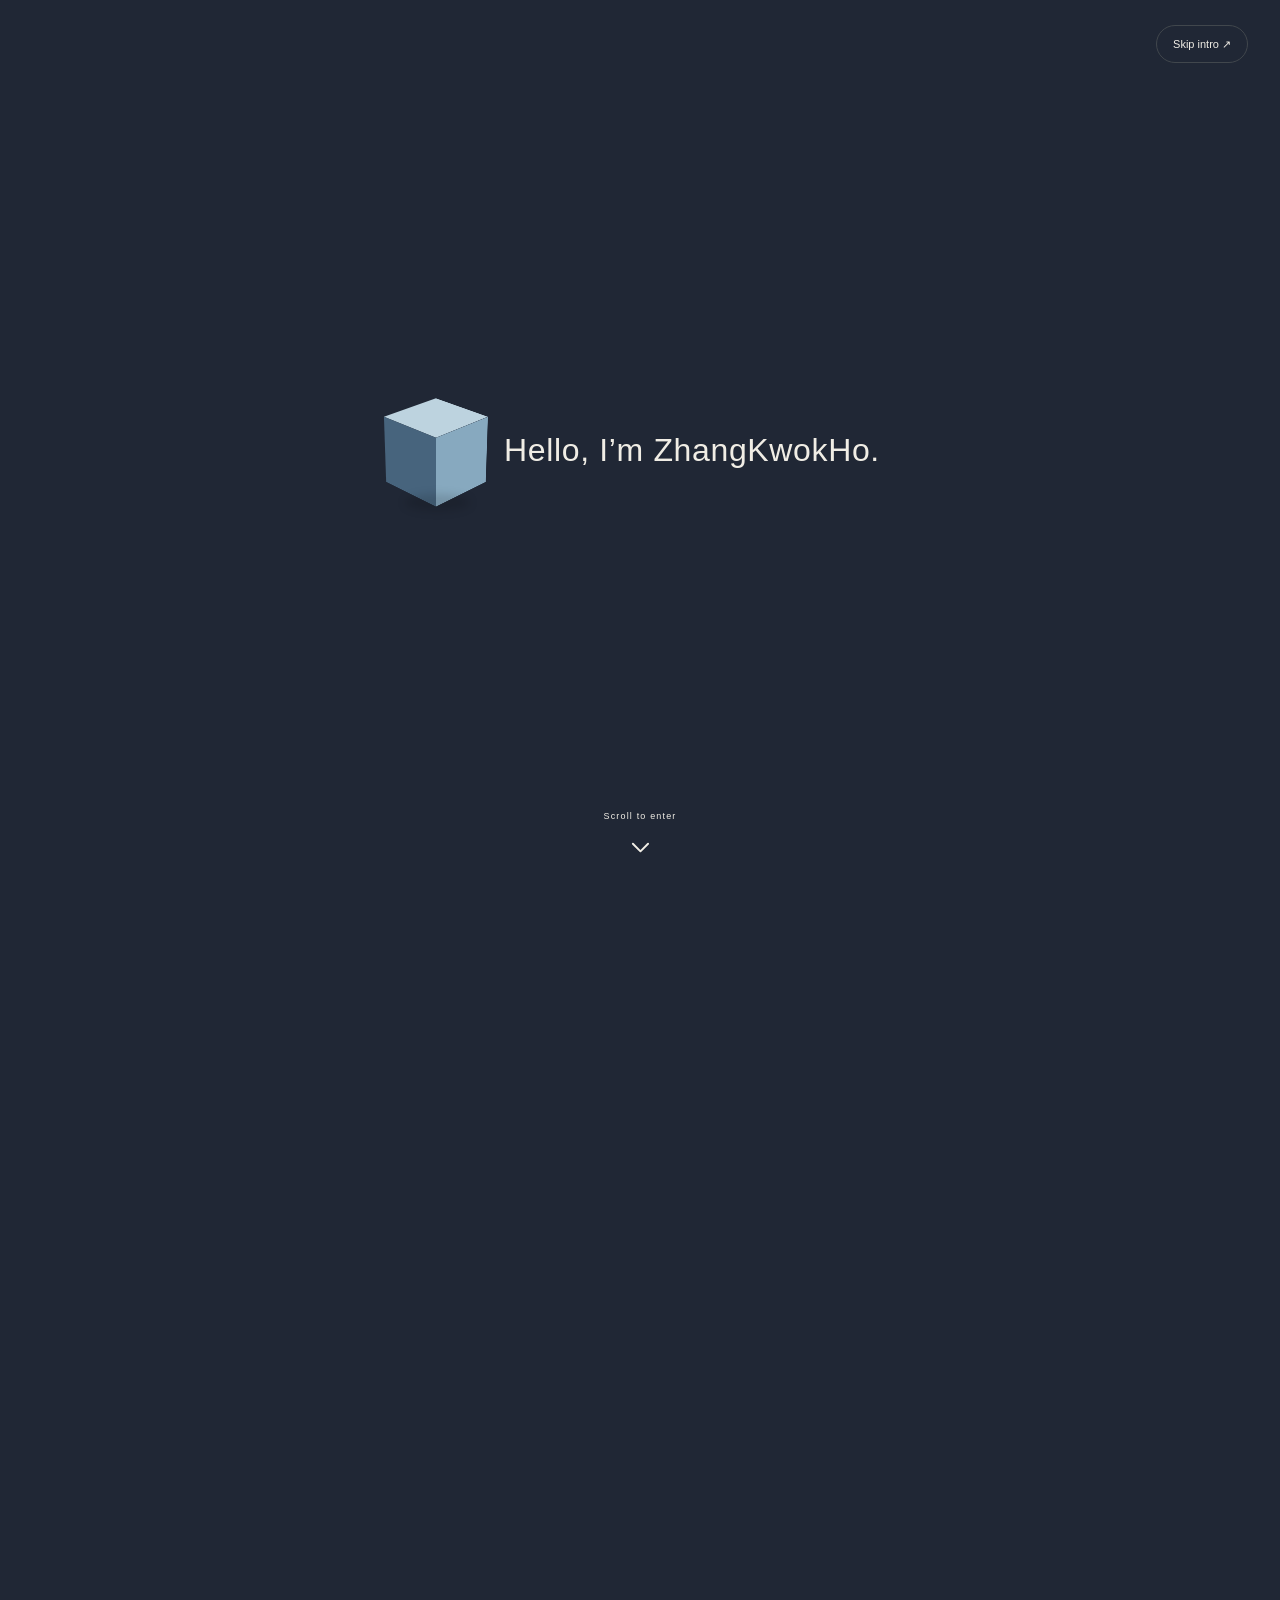
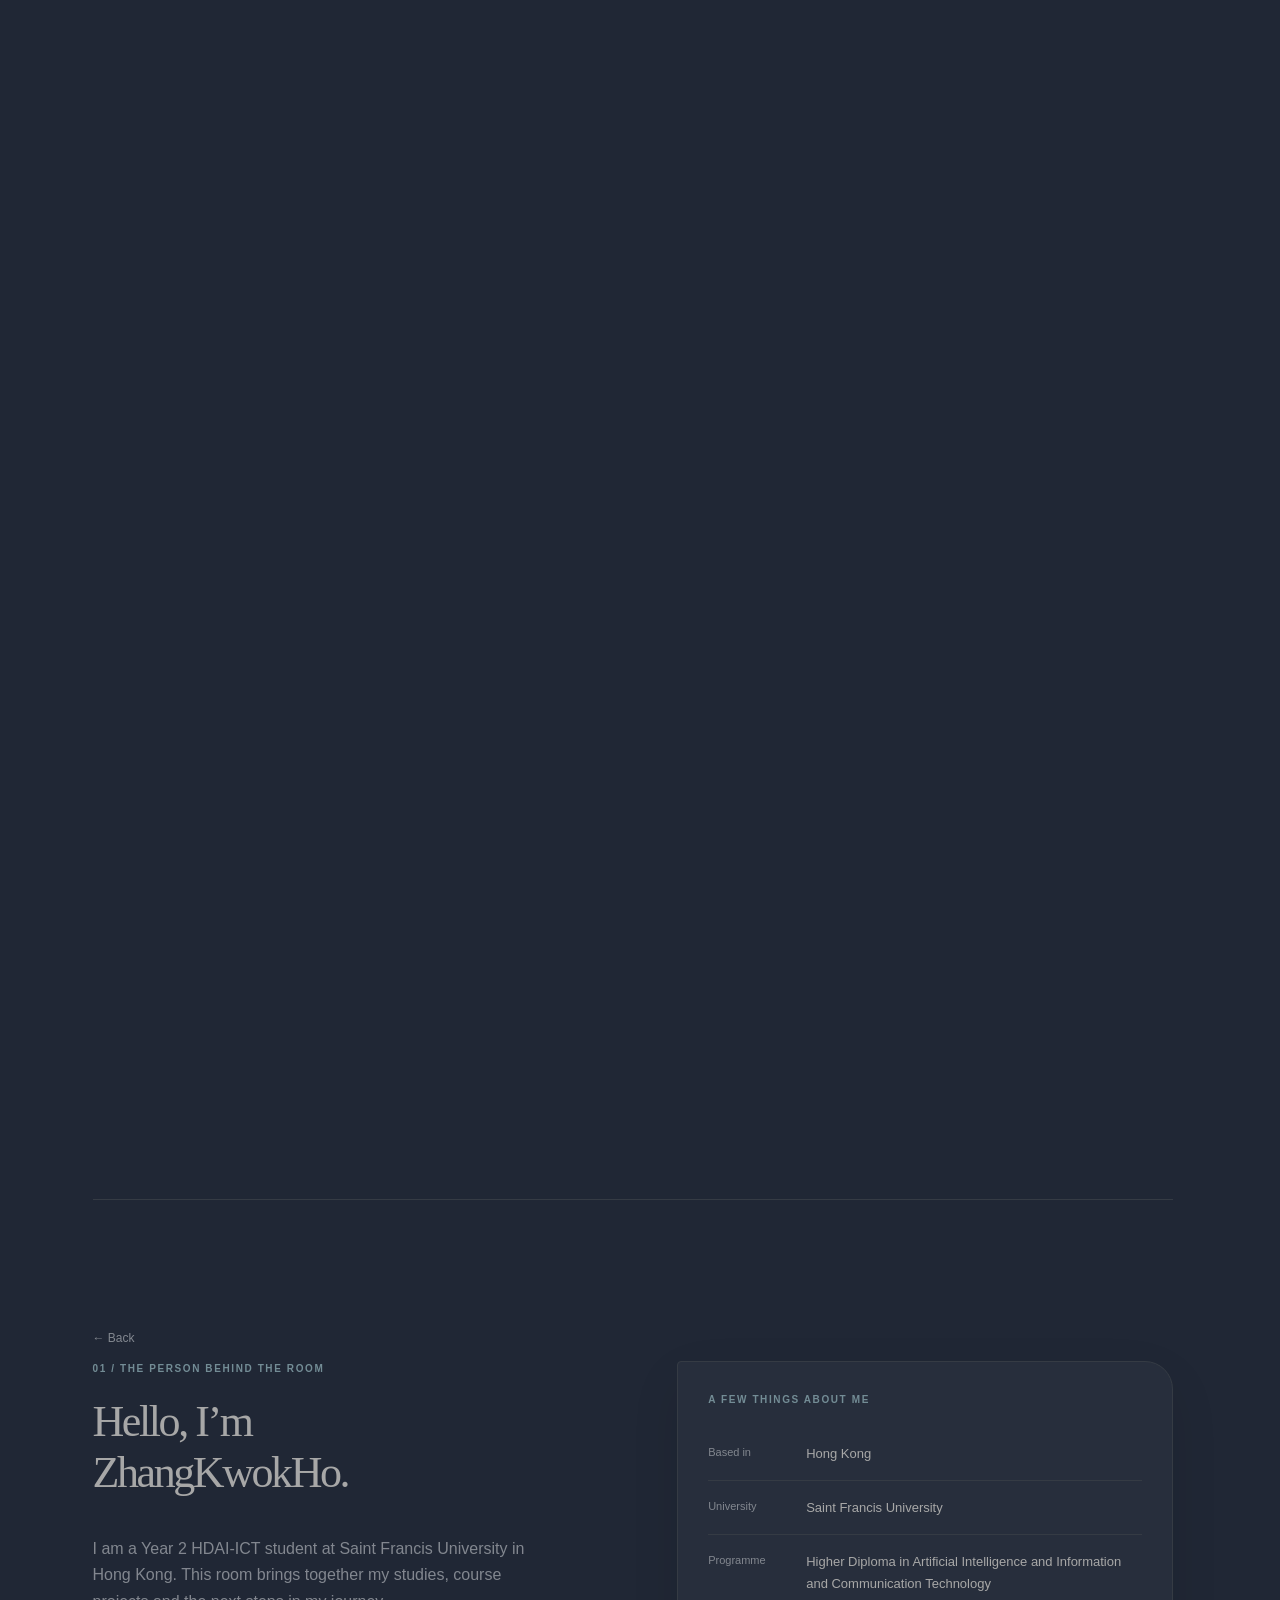
<file: index.html>
<!DOCTYPE html>
<html lang="en" class="room-index">
<head>
  <meta charset="utf-8">
  <meta name="viewport" content="width=device-width, initial-scale=1">
  <meta name="description" content="ZhangKwokHo’s personal portfolio: education, experience, skills and course projects, explored through a small study room.">
  <meta name="color-scheme" content="dark light">
  <title>ZhangKwokHo’s room — Personal portfolio</title>
  <script>
    // Decide before the browser can restore an old scroll position on refresh.
    (function () {
      var entries = window.performance && window.performance.getEntriesByType ? window.performance.getEntriesByType('navigation') : [];
      var type = entries[0] ? entries[0].type : (window.performance && window.performance.navigation && window.performance.navigation.type === 1 ? 'reload' : window.performance && window.performance.navigation && window.performance.navigation.type === 2 ? 'back_forward' : 'navigate');
      var reload = type === 'reload';
      var previousReading = null;
      var previousParent = null;
      try { if (type === 'back_forward' && window.history.state && window.history.state.roomReadingPage === 'index.html') { previousReading = window.history.state.roomReading; previousParent = window.history.state.roomReadingParent; } }
      catch (error) { /* Explicit Back links also carry a URL bookmark. */ }
      var startup = window.roomStartup = { fromStart: reload || (!window.location.hash && !previousReading), ready: false, resumeToken: reload ? null : previousReading, resumeParentToken: reload ? null : previousParent };
      try {
        window.history.scrollRestoration = 'manual';
        if (startup.fromStart && window.location.hash) {
          window.history.replaceState(window.history.state, '', window.location.href.split('#')[0]);
        }
      } catch (error) { /* Local-file privacy settings may restrict history. */ }
      if (startup.fromStart) {
        document.documentElement.classList.add('room-booting', 'room-opening');
        try { window.scrollTo({ top: 0, left: 0, behavior: 'instant' }); }
        catch (error) {
          try { window.scrollTo({ top: 0, left: 0, behavior: 'auto' }); }
          catch (legacyError) { window.scrollTo(0, 0); }
        }
        // If enhancement fails, reveal the ordinary HTML rather than trapping it.
        startup.guardTimer = window.setTimeout(function () {
          if (startup.ready) { return; }
          document.documentElement.classList.remove('room-booting', 'room-opening');
          document.body.classList.remove('intro-running', 'intro-finishing');
          Array.prototype.forEach.call(document.querySelectorAll('[inert]'), function (item) { item.removeAttribute('inert'); });
          var screen = document.getElementById('intro-screen');
          if (screen) { screen.hidden = true; }
        }, 8000);
      } else if (!reload && (previousReading || /[?&]room-resume=/.test(window.location.href))) {
        document.documentElement.classList.add('room-returning');
        startup.guardTimer = window.setTimeout(function () { document.documentElement.classList.remove('room-returning'); }, 8000);
      }
    }());
  </script>
  <link rel="icon" href="images/favicon.svg" type="image/svg+xml">
  <link rel="stylesheet" href="style.css?v=20261018-review2">
  <link rel="stylesheet" href="room-tour.css?v=20261017-review1">
  <link rel="stylesheet" href="room-model.css?v=20261017-review1">
  <script src="script.js?v=20261017-review1" defer></script>
  <script src="navigation.js?v=20261018-features1" data-room-page="index.html" data-room-root="" defer></script>
  <script src="room-model.js?v=20261017-review1" defer></script>
  <script src="room-tour.js?v=20261017-review1" defer></script>
  <link rel="stylesheet" href="portfolio-tools.css?v=20261023-polish1">
  <script src="portfolio-tools.js?v=20261023-delivery1" defer></script>
</head>
<body class="night room-home">
<div class="intro-screen" id="intro-screen" data-phase="loading" role="dialog" aria-modal="true" aria-label="Welcome to Kwok Ho’s room" hidden>
  <div class="intro-loading" id="intro-loading" role="progressbar" aria-label="Opening sequence progress" aria-valuemin="0" aria-valuemax="100" aria-valuenow="0"><span id="intro-progress"></span></div>
  <div class="intro-copy"><span class="intro-cube-wrap" aria-hidden="true"><span class="intro-cube"><span class="cube-face cube-front"></span><span class="cube-face cube-back"></span><span class="cube-face cube-left"></span><span class="cube-face cube-right"></span><span class="cube-face cube-top"></span><span class="cube-face cube-bottom"></span></span></span><p class="intro-title">Hello, I’m ZhangKwokHo.</p></div>
  <button class="intro-enter" id="intro-enter" type="button" aria-label="Enter the room — scroll down or click" hidden><span>Scroll to enter</span><svg viewBox="0 0 24 24" fill="none" stroke="currentColor" stroke-width="1.8" stroke-linecap="round" stroke-linejoin="round" aria-hidden="true"><path d="m5 9 7 7 7-7"></path></svg></button>
  <button class="intro-skip" id="intro-skip" type="button" hidden>Skip intro ↗</button>
</div>

<a class="skip-link" href="#main-content">Skip to content</a>
<header class="site-header scene-header">
  <a class="brand" href="index.html" aria-label="Kwok Ho’s room — home"><span class="brand-mark" aria-hidden="true">kh.</span><span>kwok ho’s room</span></a>
  <nav class="site-nav" id="site-nav" aria-label="Main navigation"><a href="index.html" aria-current="page">Room</a>
<a href="sitemap.html">Directory</a>
<a href="education.html">Education</a>
<a href="skills.html">Skills</a>
<a href="projects.html">Projects</a>
<a href="experience.html">Experience</a></nav>
  <button class="theme-toggle" type="button" aria-label="Night mode" aria-pressed="true" title="Switch to day mode" hidden><svg class="theme-sun" viewBox="0 0 24 24" fill="none" stroke="currentColor" stroke-width="1.6" stroke-linecap="round" aria-hidden="true"><circle cx="12" cy="12" r="4"></circle><path d="M12 2v2m0 16v2M2 12h2m16 0h2M5 5l1.5 1.5m11 11L19 19M5 19l1.5-1.5m11-11L19 5"></path></svg><span class="theme-switch" aria-hidden="true"><span class="theme-thumb"></span></span><svg class="theme-moon" viewBox="0 0 24 24" fill="none" stroke="currentColor" stroke-width="1.6" stroke-linecap="round" stroke-linejoin="round" aria-hidden="true"><path d="M20.7 13.1A8.5 8.5 0 0 1 10.9 3.3 8.5 8.5 0 1 0 20.7 13.1Z"></path></svg><span class="theme-label">Night</span></button>
  <button class="menu-toggle" type="button" aria-controls="site-nav" aria-expanded="false" aria-label="Open navigation" hidden>Menu</button>
</header>
<main id="main-content">
  <div class="room-tour" id="room-tour" data-active-chapter="home">
    <div class="tour-view">
      <div class="tour-aura" aria-hidden="true"></div>
      <div class="scene-window">
      <div class="chapter-wipe" id="chapter-wipe" aria-hidden="true"></div>
      <div class="room-stage">
        <div class="room-arrival" id="room-arrival"><div class="room-scene" id="room-scene">
        <img class="room-image" src="images/room-sharp.png" width="1254" height="1254" fetchpriority="high" alt="Original isometric dark gaming study room with a white gaming chair, black computer peripherals, books, a gym bag, a controller and a paper map">
        <div class="lamp-glow" aria-hidden="true"></div>
        <a class="room-hotspot " style="left: 27%; top: 34%;" href="#tour-projects" data-chapter="projects" data-caption="The monitor · explore my projects and course exercises." aria-label="The monitor · explore my projects and course exercises."><span class="spot-dot" aria-hidden="true">+</span><span class="spot-label">Projects</span></a>
<a class="room-hotspot " style="left: 47%; top: 29%;" href="#tour-education" data-chapter="education" data-caption="The bookshelf · my programme and education background." aria-label="The bookshelf · my programme and education background."><span class="spot-dot" aria-hidden="true">+</span><span class="spot-label">Education</span></a>
<a class="room-hotspot " style="left: 71%; top: 28%;" href="#tour-about" data-chapter="about" data-caption="The framed photo · meet the person behind the room." aria-label="The framed photo · meet the person behind the room."><span class="spot-dot" aria-hidden="true">+</span><span class="spot-label">About me</span></a>
<a class="room-hotspot spot-experience" style="left: 22.5%; top: 65%;" href="#tour-experience" data-chapter="experience" data-caption="The gym bag · course project experience and my next step." aria-label="The gym bag · course project experience and my next step."><span class="spot-dot" aria-hidden="true">+</span><span class="spot-label">Experience</span></a>
<a class="room-hotspot spot-skills" style="left: 49%; top: 65%;" href="#tour-skills" data-chapter="skills" data-caption="The controller · explore my growing toolbox of skills." aria-label="The controller · explore my growing toolbox of skills."><span class="spot-dot" aria-hidden="true">+</span><span class="spot-label">Skills</span></a>
<a class="room-hotspot spot-down spot-map" style="left: 30%; top: 74%;" href="#tour-map" data-chapter="map" data-caption="The map · find every page in this portfolio." aria-label="The map · find every page in this portfolio."><span class="spot-dot" aria-hidden="true">+</span><span class="spot-label">Site map</span></a>
      </div></div>
      </div>
      </div>
    </div>
    <div class="tour-panel-layer" aria-hidden="true"><div class="tour-panel-mask" id="tour-panel-mask"></div></div>
    <div class="tour-interface">
      <div class="tour-reading-window"></div>
      <div class="tour-status"><span class="tour-status-label">ROOM JOURNAL</span><span id="tour-current">01</span><span class="tour-status-divider">/ 07</span><span id="tour-name">The room</span></div>
        <p class="room-message" id="room-message" aria-live="polite">Move your mouse for a gentle sway · Scroll or click an object to explore</p>
        <div class="room-controls" role="group" aria-label="Room display settings">
          <button class="quiet-button hint-toggle" type="button" aria-pressed="false" hidden>Show labels</button>
          <button class="quiet-button motion-toggle" type="button" aria-pressed="false" hidden><span class="motion-label">Motion on</span></button>
          <button class="quiet-button" id="replay-intro" type="button" hidden>Replay intro</button>
        </div>
      <p class="room-wordmark" aria-hidden="true">KWOK HO<br>PORTFOLIO</p>
      <a class="room-scroll-cue" href="#tour-map" aria-label="Open the room directory"><span aria-hidden="true">⌄</span></a>
      <a id="tour-next" class="tour-next-control" href="#tour-map" hidden><span id="tour-next-label">Next chapter</span><span aria-hidden="true">↓</span></a>
      <nav class="tour-navigation" aria-label="Room chapters"><a class="tour-stop" href="#tour-home" data-chapter="home" aria-label="The room" title="The room"><span>01</span></a>
<a class="tour-stop" href="#tour-map" data-chapter="map" aria-label="Directory" title="Directory"><span>02</span></a>
<a class="tour-stop" href="#tour-about" data-chapter="about" aria-label="About me" title="About me"><span>03</span></a>
<a class="tour-stop" href="#tour-education" data-chapter="education" aria-label="Education" title="Education"><span>04</span></a>
<a class="tour-stop" href="#tour-skills" data-chapter="skills" aria-label="Skills" title="Skills"><span>05</span></a>
<a class="tour-stop" href="#tour-projects" data-chapter="projects" aria-label="Projects" title="Projects"><span>06</span></a>
<a class="tour-stop" href="#tour-experience" data-chapter="experience" aria-label="Experience" title="Experience"><span>07</span></a></nav>
      <div class="tour-progress-track" aria-hidden="true"><span id="tour-progress"></span></div>
    </div>
    <div class="tour-chapters"><section class="tour-chapter" id="tour-home" data-chapter="home" data-name="The room" aria-labelledby="room-title">
  <div class="tour-copy"><p class="eyebrow">A ROOM FOR IDEAS</p><h1 id="room-title">Kwok Ho’s room.</h1>
<p class="tour-lead">Welcome to my little corner of the web.</p>
<p class="student-note"><span class="status-dot" aria-hidden="true"></span>HDAI-ICT · Year 2 · Hong Kong</p>
<a class="tour-text-link" href="#tour-map">Explore the directory <span aria-hidden="true">↓</span></a></div>
</section>
<section class="tour-chapter" id="tour-map" data-chapter="map" data-side="left" data-name="Directory" aria-labelledby="chapter-title-map">
  <div class="tour-copy"><div class="chapter-ribbon" aria-hidden="true"><svg viewBox="0 0 420 280" fill="none"><polygon points="32,105 388,12 388,58 32,151" stroke="currentColor" stroke-width="1"></polygon><polygon points="32,171 388,78 388,124 32,217" stroke="currentColor" stroke-width="1"></polygon><polygon points="32,178 388,270 388,280 32,188" fill="currentColor"></polygon><text x="35" y="163" transform="rotate(14 35 163)" fill="currentColor" font-size="42" font-family="Arial, sans-serif" font-weight="600" letter-spacing="2">DIRECTORY</text></svg></div>
<p class="eyebrow">01 / THE ROOM DIRECTORY</p><h2 id="chapter-title-map">A quick look<br> around.</h2>
<p>Start here. Choose a topic to see what is inside, then follow your own route.</p>
<nav class="tour-directory" aria-label="Choose a room topic">
  <a href="#tour-about"><strong>About me</strong><span>Meet ZhangKwokHo</span><span aria-hidden="true">↗</span></a>
  <a href="#tour-education"><strong>Education</strong><span>University &amp; studies</span><span aria-hidden="true">↗</span></a>
  <a href="#tour-skills"><strong>Skills</strong><span>My growing toolbox</span><span aria-hidden="true">↗</span></a>
  <a href="#tour-projects"><strong>Projects</strong><span>Web coursework &amp; game projects</span><span aria-hidden="true">↗</span></a>
  <a href="#tour-experience"><strong>Experience</strong><span>Course projects &amp; next steps</span><span aria-hidden="true">↗</span></a>
</nav>
<a class="tour-text-link" href="sitemap.html">Open the full directory <span aria-hidden="true">↗</span></a>
<p class="chapter-footer"><span>CHAPTER</span><span>01</span></p>
<a class="chapter-next" href="#tour-about"><span><small>NEXT CHAPTER</small><strong>About me</strong></span><span class="chapter-next-arrow" aria-hidden="true">↓</span></a></div>
</section>
<section class="tour-chapter" id="tour-about" data-chapter="about" data-side="right" data-name="About me" aria-labelledby="chapter-title-about">
  <div class="tour-copy"><div class="chapter-ribbon" aria-hidden="true"><svg viewBox="0 0 420 280" fill="none"><polygon points="32,105 388,12 388,58 32,151" stroke="currentColor" stroke-width="1"></polygon><polygon points="32,171 388,78 388,124 32,217" stroke="currentColor" stroke-width="1"></polygon><polygon points="32,178 388,270 388,280 32,188" fill="currentColor"></polygon><text x="35" y="163" transform="rotate(14 35 163)" fill="currentColor" font-size="42" font-family="Arial, sans-serif" font-weight="600" letter-spacing="2">ABOUT ME</text></svg></div>
<p class="eyebrow">02 / THE FRAMED PHOTO</p><h2 id="chapter-title-about">Meet the person<br> behind the room.</h2>
<p>I’m ZhangKwokHo, a Year 2 student at Saint Francis University in Hong Kong.</p>
<p>I enjoy learning practical computer technologies, solving technical problems and building projects.</p>
<a class="tour-text-link" href="#about">Read my full introduction <span aria-hidden="true">↗</span></a><p class="chapter-footer"><span>CHAPTER</span><span>02</span></p>
<a class="chapter-next" href="#tour-education"><span><small>NEXT CHAPTER</small><strong>Education</strong></span><span class="chapter-next-arrow" aria-hidden="true">↓</span></a></div>
</section>
<section class="tour-chapter" id="tour-education" data-chapter="education" data-side="left" data-name="Education" aria-labelledby="chapter-title-education">
  <div class="tour-copy"><div class="chapter-ribbon" aria-hidden="true"><svg viewBox="0 0 420 280" fill="none"><polygon points="32,105 388,12 388,58 32,151" stroke="currentColor" stroke-width="1"></polygon><polygon points="32,171 388,78 388,124 32,217" stroke="currentColor" stroke-width="1"></polygon><polygon points="32,178 388,270 388,280 32,188" fill="currentColor"></polygon><text x="35" y="163" transform="rotate(14 35 163)" fill="currentColor" font-size="42" font-family="Arial, sans-serif" font-weight="600" letter-spacing="2">EDUCATION</text></svg></div>
<p class="eyebrow">03 / THE BOOKSHELF</p><h2 id="chapter-title-education">Learning, one<br> page at a time.</h2>
<p>Higher Diploma in Artificial Intelligence and Information and Communication Technology.</p>
<p class="small-note">Saint Francis University · Year 2</p>
<p>My current web design coursework covers HTML, CSS and forms. My earlier game projects are part of the same learning journey.</p>
<a class="tour-text-link" href="education.html">Open my study notebook <span aria-hidden="true">↗</span></a><p class="chapter-footer"><span>CHAPTER</span><span>03</span></p>
<a class="chapter-next" href="#tour-skills"><span><small>NEXT CHAPTER</small><strong>Skills</strong></span><span class="chapter-next-arrow" aria-hidden="true">↓</span></a></div>
</section>
<section class="tour-chapter" id="tour-skills" data-chapter="skills" data-side="right" data-name="Skills" aria-labelledby="chapter-title-skills">
  <div class="tour-copy"><div class="chapter-ribbon" aria-hidden="true"><svg viewBox="0 0 420 280" fill="none"><polygon points="32,105 388,12 388,58 32,151" stroke="currentColor" stroke-width="1"></polygon><polygon points="32,171 388,78 388,124 32,217" stroke="currentColor" stroke-width="1"></polygon><polygon points="32,178 388,270 388,280 32,188" fill="currentColor"></polygon><text x="35" y="163" transform="rotate(14 35 163)" fill="currentColor" font-size="50" font-family="Arial, sans-serif" font-weight="600" letter-spacing="2">SKILLS</text></svg></div>
<p class="eyebrow">04 / THE CONTROLLER</p><h2 id="chapter-title-skills">A toolbox<br> in progress.</h2>
<p>HTML, CSS, forms and introductory Unreal Engine practice, with links to the work behind them.</p>
<ul class="tour-tags"><li>HTML</li><li>CSS</li><li>Forms</li><li>Blueprints</li></ul>
<p>Tutorials 2–5 show my web design practice. JavaScript events and interactions are my next learning goal.</p>
<a class="tour-text-link" href="skills.html">Explore my skills <span aria-hidden="true">↗</span></a><p class="chapter-footer"><span>CHAPTER</span><span>04</span></p>
<a class="chapter-next" href="#tour-projects"><span><small>NEXT CHAPTER</small><strong>Projects</strong></span><span class="chapter-next-arrow" aria-hidden="true">↓</span></a></div>
</section>
<section class="tour-chapter" id="tour-projects" data-chapter="projects" data-side="left" data-name="Projects" aria-labelledby="chapter-title-projects">
  <div class="tour-copy"><div class="chapter-ribbon" aria-hidden="true"><svg viewBox="0 0 420 280" fill="none"><polygon points="32,105 388,12 388,58 32,151" stroke="currentColor" stroke-width="1"></polygon><polygon points="32,171 388,78 388,124 32,217" stroke="currentColor" stroke-width="1"></polygon><polygon points="32,178 388,270 388,280 32,188" fill="currentColor"></polygon><text x="35" y="163" transform="rotate(14 35 163)" fill="currentColor" font-size="50" font-family="Arial, sans-serif" font-weight="600" letter-spacing="2">MY WORK</text></svg></div>
<p class="eyebrow">05 / THE MONITOR</p><h2 id="chapter-title-projects">What’s on<br> my screen.</h2>
<p>My CIS222 web coursework (Year 2 · Semester 1 · 2026) and CIS243 game projects, with individual and group work clearly labelled.</p>
<ul class="tour-projects"><li><span>02</span> Personal web page <small>HTML &amp; media</small></li><li><span>03</span> Table layout <small>HTML layout</small></li><li><span>04</span> Student registration <small>Forms &amp; CSS</small></li><li><span>05</span> NexGen Tech <small>Website &amp; form</small></li><li><span>GP</span> Endless Runner <small>CIS243 · Group</small></li><li><span>IP</span> Flappy Bird <small>CIS243 · Individual</small></li></ul>
<a class="tour-text-link" href="projects.html">View my work <span aria-hidden="true">↗</span></a><p class="chapter-footer"><span>CHAPTER</span><span>05</span></p>
<a class="chapter-next" href="#tour-experience"><span><small>NEXT CHAPTER</small><strong>Experience</strong></span><span class="chapter-next-arrow" aria-hidden="true">↓</span></a></div>
</section>
<section class="tour-chapter" id="tour-experience" data-chapter="experience" data-side="right" data-name="Experience" aria-labelledby="chapter-title-experience">
  <div class="tour-copy"><div class="chapter-ribbon" aria-hidden="true"><svg viewBox="0 0 420 280" fill="none"><polygon points="32,105 388,12 388,58 32,151" stroke="currentColor" stroke-width="1"></polygon><polygon points="32,171 388,78 388,124 32,217" stroke="currentColor" stroke-width="1"></polygon><polygon points="32,178 388,270 388,280 32,188" fill="currentColor"></polygon><text x="35" y="163" transform="rotate(14 35 163)" fill="currentColor" font-size="35" font-family="Arial, sans-serif" font-weight="600" letter-spacing="2">EXPERIENCE</text></svg></div>
<p class="eyebrow">06 / THE GYM BAG</p><h2 id="chapter-title-experience">The next<br> chapter.</h2>
<p>I have not completed an internship yet. I am building practical experience through coursework and projects.</p>
<p>My experience includes CIS222 web exercises, an individual game assignment and a group game project. I am preparing for my first internship.</p>
<a class="tour-text-link" href="experience.html">Read my experience journal <span aria-hidden="true">↗</span></a><p class="chapter-footer"><span>CHAPTER</span><span>06</span></p>
<a class="chapter-next" href="#tour-home"><span><small>BACK TO THE ROOM</small><strong>The room</strong></span><span class="chapter-next-arrow" aria-hidden="true">↓</span></a></div>
</section></div>
  </div>
  <section class="about-section" id="about" aria-labelledby="about-title" data-reveal>
    <a class="back-room" data-room-back href="#tour-about">← Back</a>
    <div class="about-layout">
      <div class="about-copy">
        <p class="section-label">01 / THE PERSON BEHIND THE ROOM</p>
        <h2 id="about-title">Hello, I’m<br> ZhangKwokHo.</h2>
        <p>I am a Year 2 HDAI-ICT student at Saint Francis University in Hong Kong. This room brings together my studies, course projects and the next steps in my journey.</p>
        <p>I enjoy online gaming and learning how websites and games are made. My current focus is web design through CIS222, alongside the game projects I completed in CIS243. I hope to develop this foundation towards a first internship and a future role in information technology.</p>
        <div class="about-links"><a class="action-link" href="projects.html">See what I am making ↗</a><a class="action-link" href="education.html">Open my study notebook ↗</a></div>
      </div>
      <div class="about-facts">
        <p class="section-label">A FEW THINGS ABOUT ME</p>
        <dl class="fact-list">
          <div class="fact-row"><dt>Based in</dt><dd>Hong Kong</dd></div>
          <div class="fact-row"><dt>University</dt><dd>Saint Francis University</dd></div>
          <div class="fact-row"><dt>Programme</dt><dd>Higher Diploma in Artificial Intelligence and Information and Communication Technology</dd></div>
          <div class="fact-row"><dt>Study year</dt><dd>Year 2</dd></div>
          <div class="fact-row"><dt>Interests</dt><dd>Online gaming, practical computer technologies, web development and problem solving</dd></div>
          <div class="fact-row"><dt>Contact</dt><dd style="min-width: 0; overflow-wrap: anywhere; word-break: break-word;"><a href="mailto:s25201369@mail.sfu.edu.hk">s25201369@mail.sfu.edu.hk</a><div class="contact-tools"><button class="tool-button" type="button" data-copy-email="s25201369@mail.sfu.edu.hk" hidden>Copy email</button><a class="tool-button" href="resume.html">One-page resume <span aria-hidden="true">↗</span></a></div></dd></div>
        </dl>
      </div>
    </div>
    <nav class="page-reading-nav" aria-label="Continue reading" style="display: flex; flex-wrap: wrap; align-items: center; justify-content: space-between; gap: 16px;">
      <a class="button button-secondary page-back" data-room-back href="#tour-about">← Back</a>
      <a class="button page-back" href="education.html" rel="next">Next: Education <span aria-hidden="true">→</span></a>
    </nav>
  </section>
</main>
<footer class="site-footer">
  <div><p class="footer-title">A room for ideas.</p><p class="footer-copy">© 2026 ZhangKwokHo · Hong Kong</p><a class="footer-contact" href="mailto:s25201369@mail.sfu.edu.hk">Email me <span aria-hidden="true">↗</span></a><div class="footer-tools"><button class="tool-button" type="button" data-copy-email="s25201369@mail.sfu.edu.hk" hidden>Copy email</button><a class="tool-button" href="resume.html">One-page resume <span aria-hidden="true">↗</span></a></div><p class="tool-message" id="site-tool-status" role="status" aria-live="polite"></p></div>
  <nav class="footer-nav" aria-label="Footer navigation"><a href="index.html">Room</a>
<a href="sitemap.html">Directory</a>
<a href="education.html">Education</a>
<a href="skills.html">Skills</a>
<a href="projects.html">Projects</a>
<a href="experience.html">Experience</a></nav>
</footer>
</body>
</html>
</file>
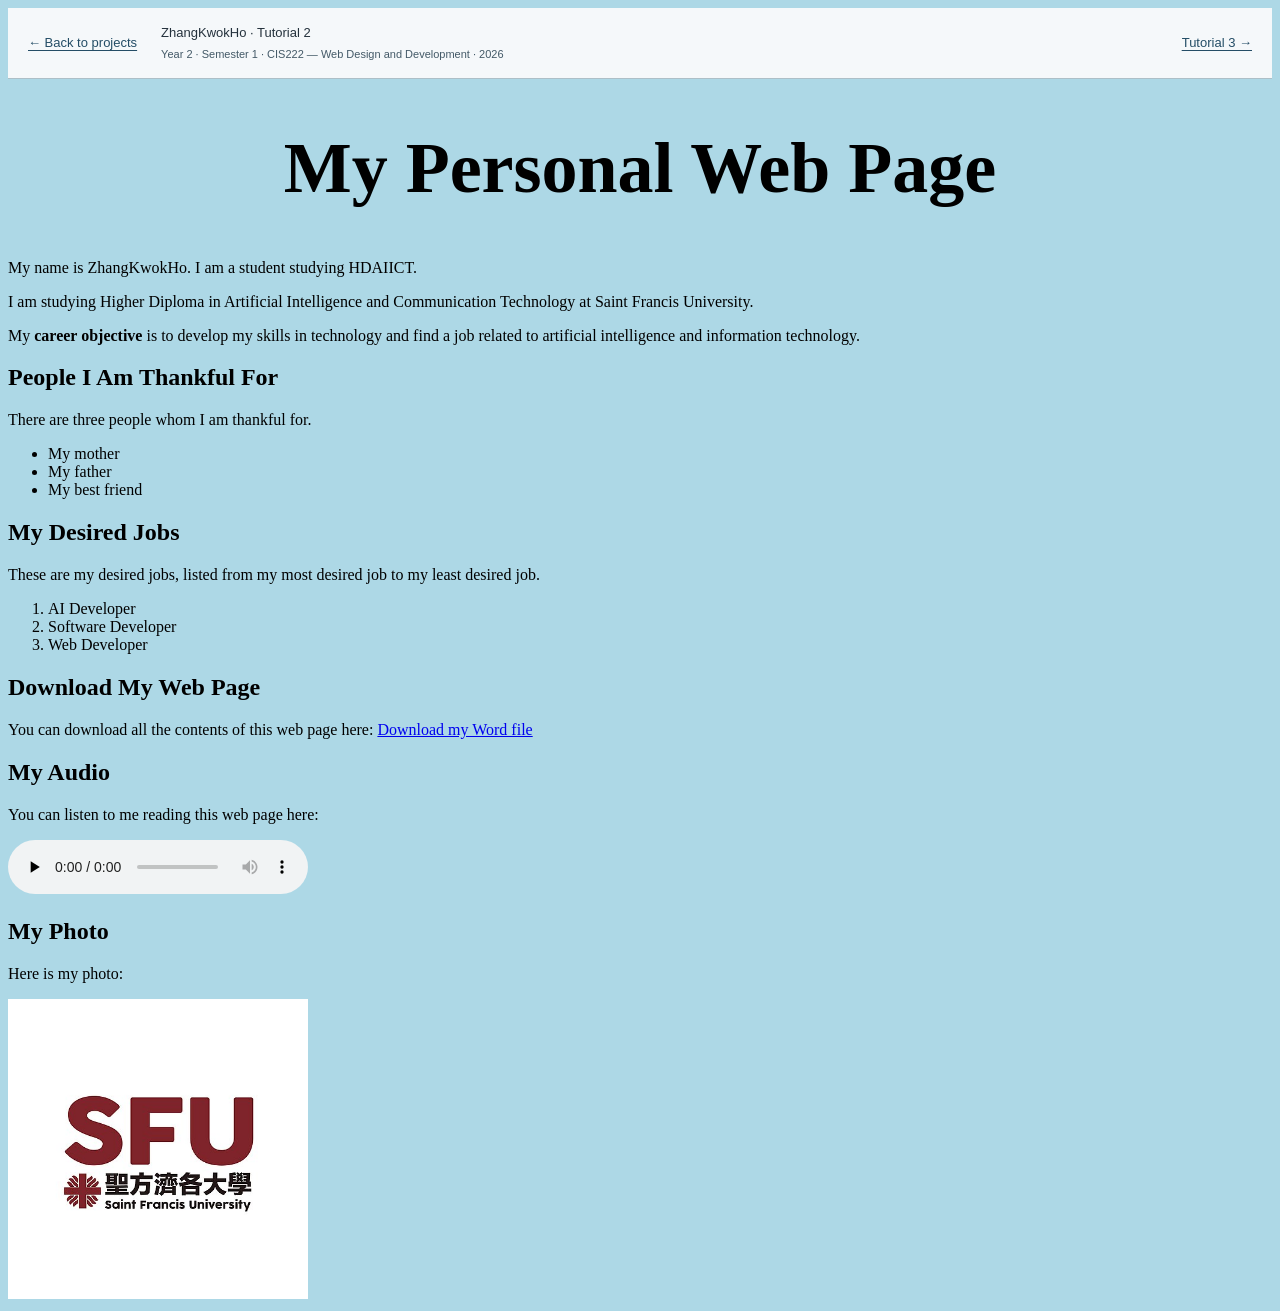
<file: coursework/tutorial-02/index.html>
<!DOCTYPE html>
<html lang="en">

<head>
    <meta charset="UTF-8">
    <title>My Personal Web Page</title>
<meta name="viewport" content="width=device-width, initial-scale=1">
<link rel="stylesheet" href="../coursework.css?v=20261018-features1">
<script src="../coursework.js?v=20261018-features1" defer></script>
<script src="../../navigation.js?v=20261018-features1" data-room-page="coursework/tutorial-02/index.html" data-room-root="../../" defer></script>
</head>

<body class="coursework-demo tutorial-2" style="background-color: lightblue;">
<div class="coursework-toolbar"><a href="../../projects.html#tutorial-02">← Back to projects</a><span>ZhangKwokHo · Tutorial 2<small class="coursework-course">Year 2 · Semester 1 · CIS222 — Web Design and Development · 2026</small></span><nav aria-label="Coursework navigation"><a href="../tutorial-03/website.html">Tutorial 3 →</a></nav></div>

<h1 style="text-align:center; font-size:500%;">My Personal Web Page</h1>

<p>My name is ZhangKwokHo. I am a student studying HDAIICT.</p>

<p>I am studying Higher Diploma in Artificial Intelligence and Communication Technology at Saint Francis University.</p>

<p>My <span style="font-weight:bold;">career objective</span> is to develop my skills in technology and find a job related to artificial intelligence and information technology.</p>

<h2>People I Am <span style="font-weight:bold;">Thankful</span> For</h2>

<p>There are three people whom I am thankful for.</p>

<ul>
    <li>My mother</li>
    <li>My father</li>
    <li>My best friend</li>
</ul>

<h2>My <span style="font-weight:bold;">Desired Jobs</span></h2>

<p>These are my desired jobs, listed from my most desired job to my least desired job.</p>

<ol>
    <li>AI Developer</li>
    <li>Software Developer</li>
    <li>Web Developer</li>
</ol>

<h2>Download My Web Page</h2>

<p>
You can download all the contents of this web page here:
<a href="./file/My Personal Web Page.docx" download>Download my Word file</a>
</p>

<h2>My Audio</h2>

<p>You can listen to me reading this web page here:</p>
<audio controls preload="none">
    <source src="./audio/audio.mp3" type="audio/mpeg">
    Your browser does not support audio.
</audio>

<h2>My Photo</h2>

<p>Here is my photo:</p>

<img src="./images/Photo.jpg" alt="My photo" style="width:300px;">

</body>

</html>
</file>
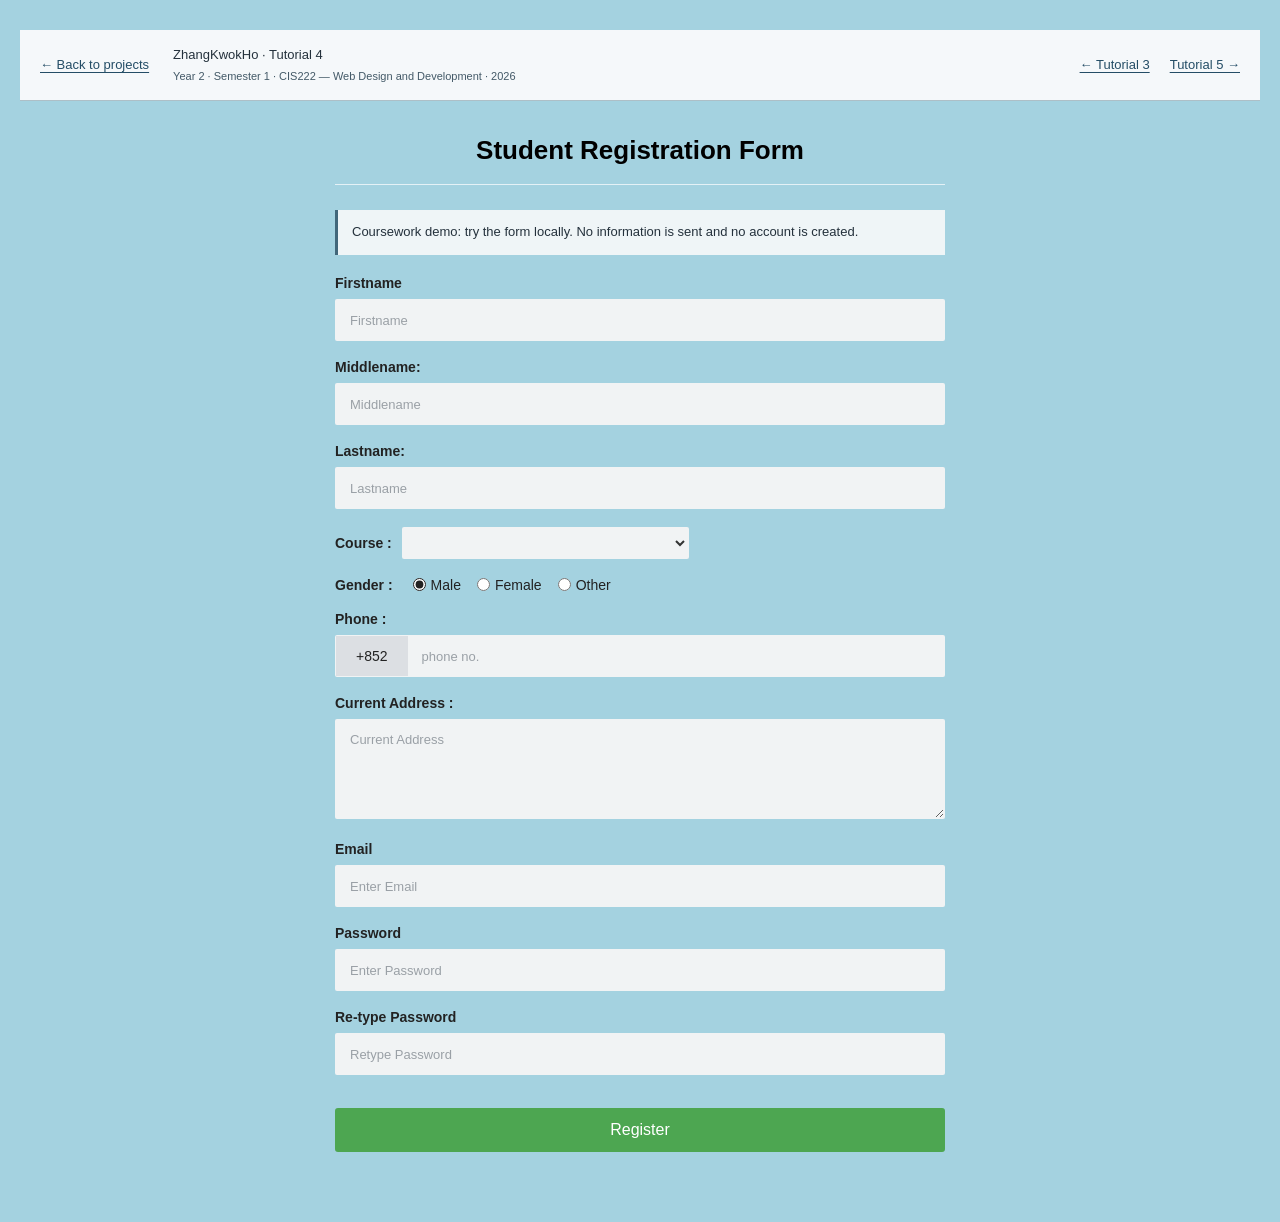
<file: coursework/tutorial-04/index.html>
<!DOCTYPE html>
<html lang="en">
<head>
    <meta charset="UTF-8">
    <meta name="viewport" content="width=device-width, initial-scale=1.0">
    <title>cssform.html</title>
    <link rel="stylesheet" href="style.css">
<link rel="stylesheet" href="../coursework.css?v=20261018-features1">
<script src="../coursework.js?v=20261018-features1" defer></script>
<script src="../../navigation.js?v=20261018-features1" data-room-page="coursework/tutorial-04/index.html" data-room-root="../../" defer></script>
</head>
<body class="coursework-demo tutorial-4">
<div class="coursework-toolbar"><a href="../../projects.html#tutorial-04">← Back to projects</a><span>ZhangKwokHo · Tutorial 4<small class="coursework-course">Year 2 · Semester 1 · CIS222 — Web Design and Development · 2026</small></span><nav aria-label="Coursework navigation"><a href="../tutorial-03/website.html">← Tutorial 3</a><a href="../tutorial-05/index.html">Tutorial 5 →</a></nav></div>

    <div class="form-container">
        <h1>Student Registration Form</h1>
        <hr>

        <p class="coursework-demo-note">Coursework demo: try the form locally. No information is sent and no account is created.</p>
<form onsubmit="return false;">
            <div class="form-group">
                <label for="firstname">Firstname</label>
                <input type="text" id="firstname" name="firstname" placeholder="Firstname" required>
            </div>

            <div class="form-group">
                <label for="middlename">Middlename:</label>
                <input type="text" id="middlename" name="middlename" placeholder="Middlename">
            </div>

            <div class="form-group">
                <label for="lastname">Lastname:</label>
                <input type="text" id="lastname" name="lastname" placeholder="Lastname" required>
            </div>

            <div class="inline-group">
                <label for="course">Course :</label>
                <select id="course" name="course">
                    <option value="" selected></option>
                    <option value="CIS222 Web Design and Development">CIS222 Web Design and Development</option>
                </select>
            </div>

            <div class="radio-group">
                <span class="group-title">Gender :</span>
                <label>
                    <input type="radio" name="gender" value="Male" checked> Male
                </label>
                <label>
                    <input type="radio" name="gender" value="Female"> Female
                </label>
                <label>
                    <input type="radio" name="gender" value="Other"> Other
                </label>
            </div>

            <div class="form-group">
                <label for="phone_number">Phone :</label>
                <div class="phone-wrapper">
                    <span class="phone-prefix">+852</span>
                    <input type="text" id="phone_number" name="phone_number" placeholder="phone no.">
                </div>
            </div>

            <div class="form-group">
                <label for="address">Current Address :</label>
                <textarea id="address" name="address" placeholder="Current Address"></textarea>
            </div>

            <div class="form-group">
                <label for="email">Email</label>
                <input type="email" id="email" name="email" placeholder="Enter Email" required>
            </div>

            <div class="form-group">
                <label for="password">Password</label>
                <input type="password" id="password" name="password" placeholder="Enter Password" required>
            </div>

            <div class="form-group">
                <label for="repassword">Re-type Password</label>
                <input type="password" id="repassword" name="repassword" placeholder="Retype Password" required>
            </div>

            <button type="submit" class="btn-submit">Register</button>
        <p id="demo-result" class="coursework-result" role="status" aria-live="polite"></p>
</form>
    </div>

</body>
</html>
</file>
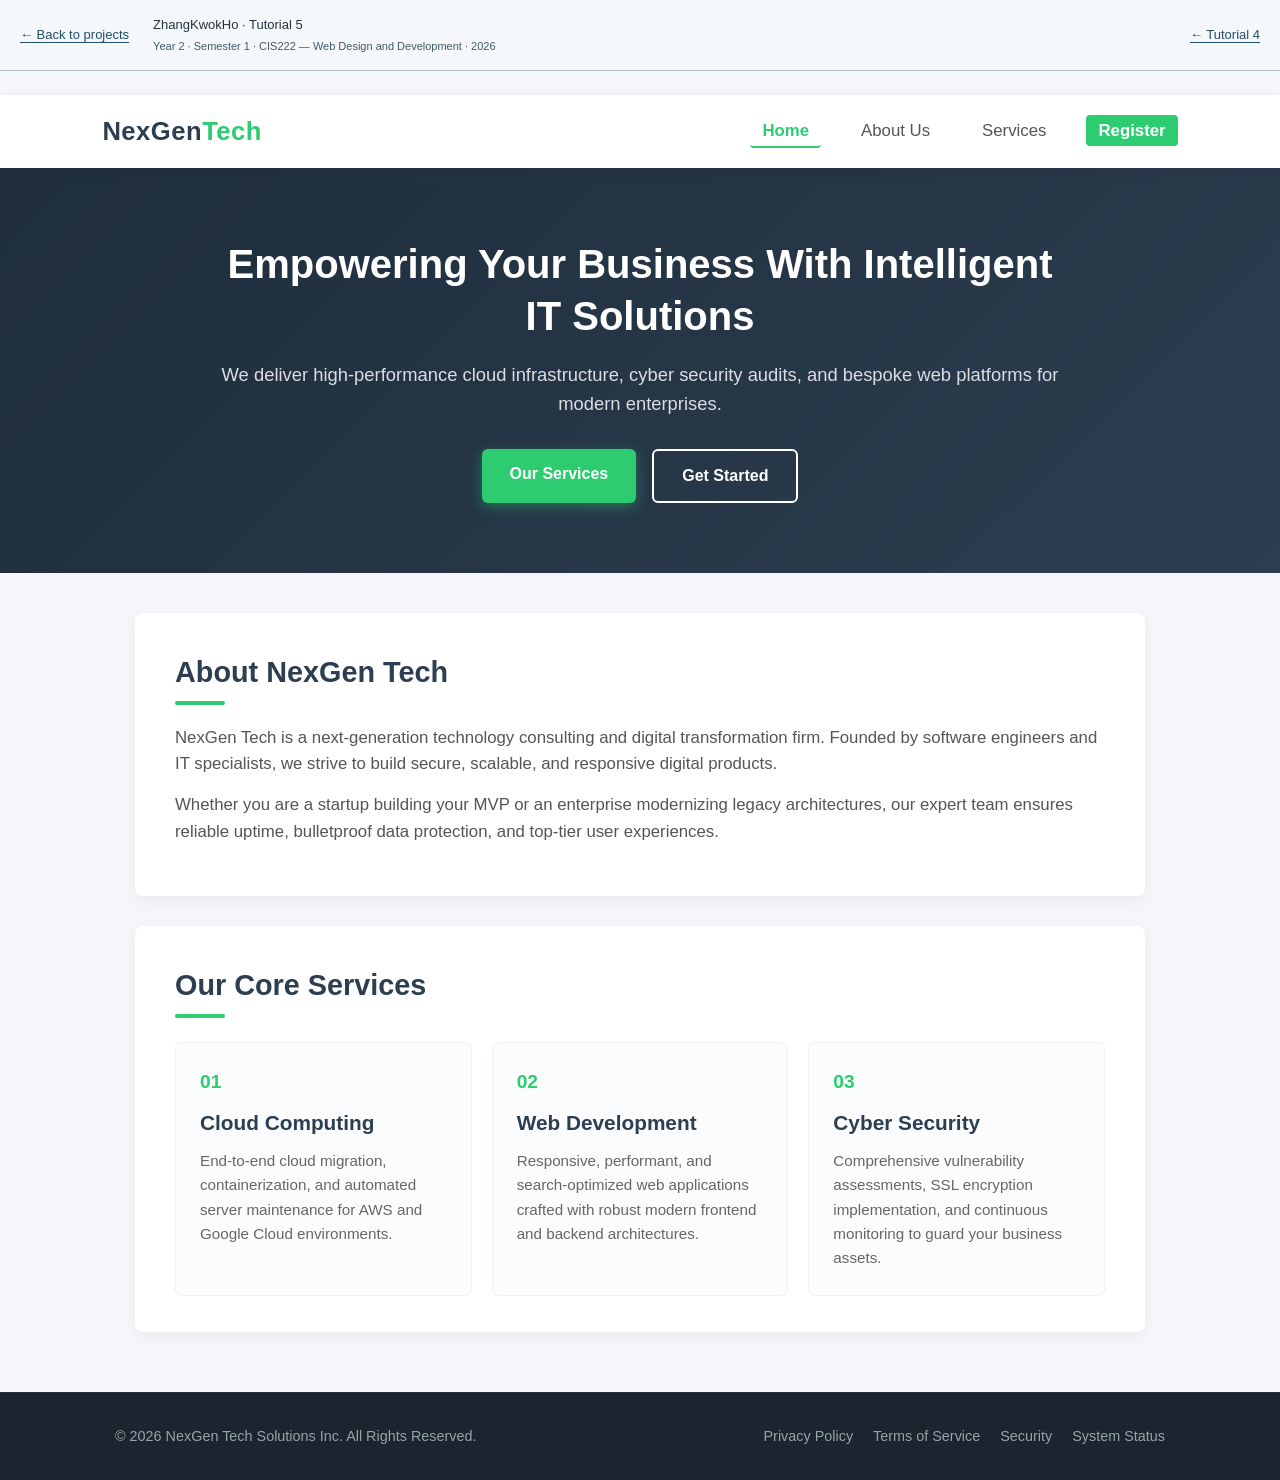
<file: coursework/tutorial-05/index.html>
<!DOCTYPE html>
<html lang="en">
<head>
  <meta charset="UTF-8">
  <meta name="viewport" content="width=device-width, initial-scale=1.0">
  <title>NexGen Tech Solutions - IT & Cloud Services</title>
  <link rel="stylesheet" href="style.css">
<link rel="stylesheet" href="../coursework.css?v=20261018-features1">
<script src="../coursework.js?v=20261018-features1" defer></script>
<script src="../../navigation.js?v=20261018-features1" data-room-page="coursework/tutorial-05/index.html" data-room-root="../../" defer></script>
</head>
<body class="coursework-demo tutorial-5">
<div class="coursework-toolbar"><a href="../../projects.html#tutorial-05">← Back to projects</a><span>ZhangKwokHo · Tutorial 5<small class="coursework-course">Year 2 · Semester 1 · CIS222 — Web Design and Development · 2026</small></span><nav aria-label="Coursework navigation"><a href="../tutorial-04/index.html">← Tutorial 4</a></nav></div>

  <!-- Navigation Bar -->
  <header class="header">
    <div class="logo">NexGen<span>Tech</span></div>
    <nav>
      <ul class="nav-links">
        <li><a href="index.html" class="active">Home</a></li>
        <li><a href="#about">About Us</a></li>
        <li><a href="#services">Services</a></li>
        <li><a href="register.html" class="nav-btn">Register</a></li>
      </ul>
    </nav>
  </header>

  <!-- Hero Section -->
  <section class="hero-section">
    <div class="hero-content">
      <h1>Empowering Your Business With Intelligent IT Solutions</h1>
      <p>We deliver high-performance cloud infrastructure, cyber security audits, and bespoke web platforms for modern enterprises.</p>
      <div class="hero-buttons">
        <a href="#services" class="btn btn-primary">Our Services</a>
        <a href="register.html" class="btn btn-secondary">Get Started</a>
      </div>
    </div>
  </section>

  <!-- Main Content Container -->
  <main class="main-container">
    
    <!-- About Us Section -->
    <section id="about" class="content-card">
      <div class="section-title">
        <h2>About NexGen Tech</h2>
        <div class="title-bar"></div>
      </div>
      <p>
        NexGen Tech is a next-generation technology consulting and digital transformation firm. 
        Founded by software engineers and IT specialists, we strive to build secure, scalable, and responsive digital products.
      </p>
      <p>
        Whether you are a startup building your MVP or an enterprise modernizing legacy architectures, 
        our expert team ensures reliable uptime, bulletproof data protection, and top-tier user experiences.
      </p>
    </section>

    <!-- Services Section -->
    <section id="services" class="content-card">
      <div class="section-title">
        <h2>Our Core Services</h2>
        <div class="title-bar"></div>
      </div>
      <div class="services-grid">
        <div class="service-box">
          <div class="service-badge">01</div>
          <h3>Cloud Computing</h3>
          <p>End-to-end cloud migration, containerization, and automated server maintenance for AWS and Google Cloud environments.</p>
        </div>
        <div class="service-box">
          <div class="service-badge">02</div>
          <h3>Web Development</h3>
          <p>Responsive, performant, and search-optimized web applications crafted with robust modern frontend and backend architectures.</p>
        </div>
        <div class="service-box">
          <div class="service-badge">03</div>
          <h3>Cyber Security</h3>
          <p>Comprehensive vulnerability assessments, SSL encryption implementation, and continuous monitoring to guard your business assets.</p>
        </div>
      </div>
    </section>

  </main>

  <!-- Footer -->
  <footer class="footer">
    <div class="footer-content">
      <p>&copy; 2026 NexGen Tech Solutions Inc. All Rights Reserved.</p>
      <div class="footer-links">
        <span>Privacy Policy</span>
        <span>Terms of Service</span>
        <span>Security</span>
        <span>System Status</span>
      </div>
    </div>
  </footer>

</body>
</html>
</file>
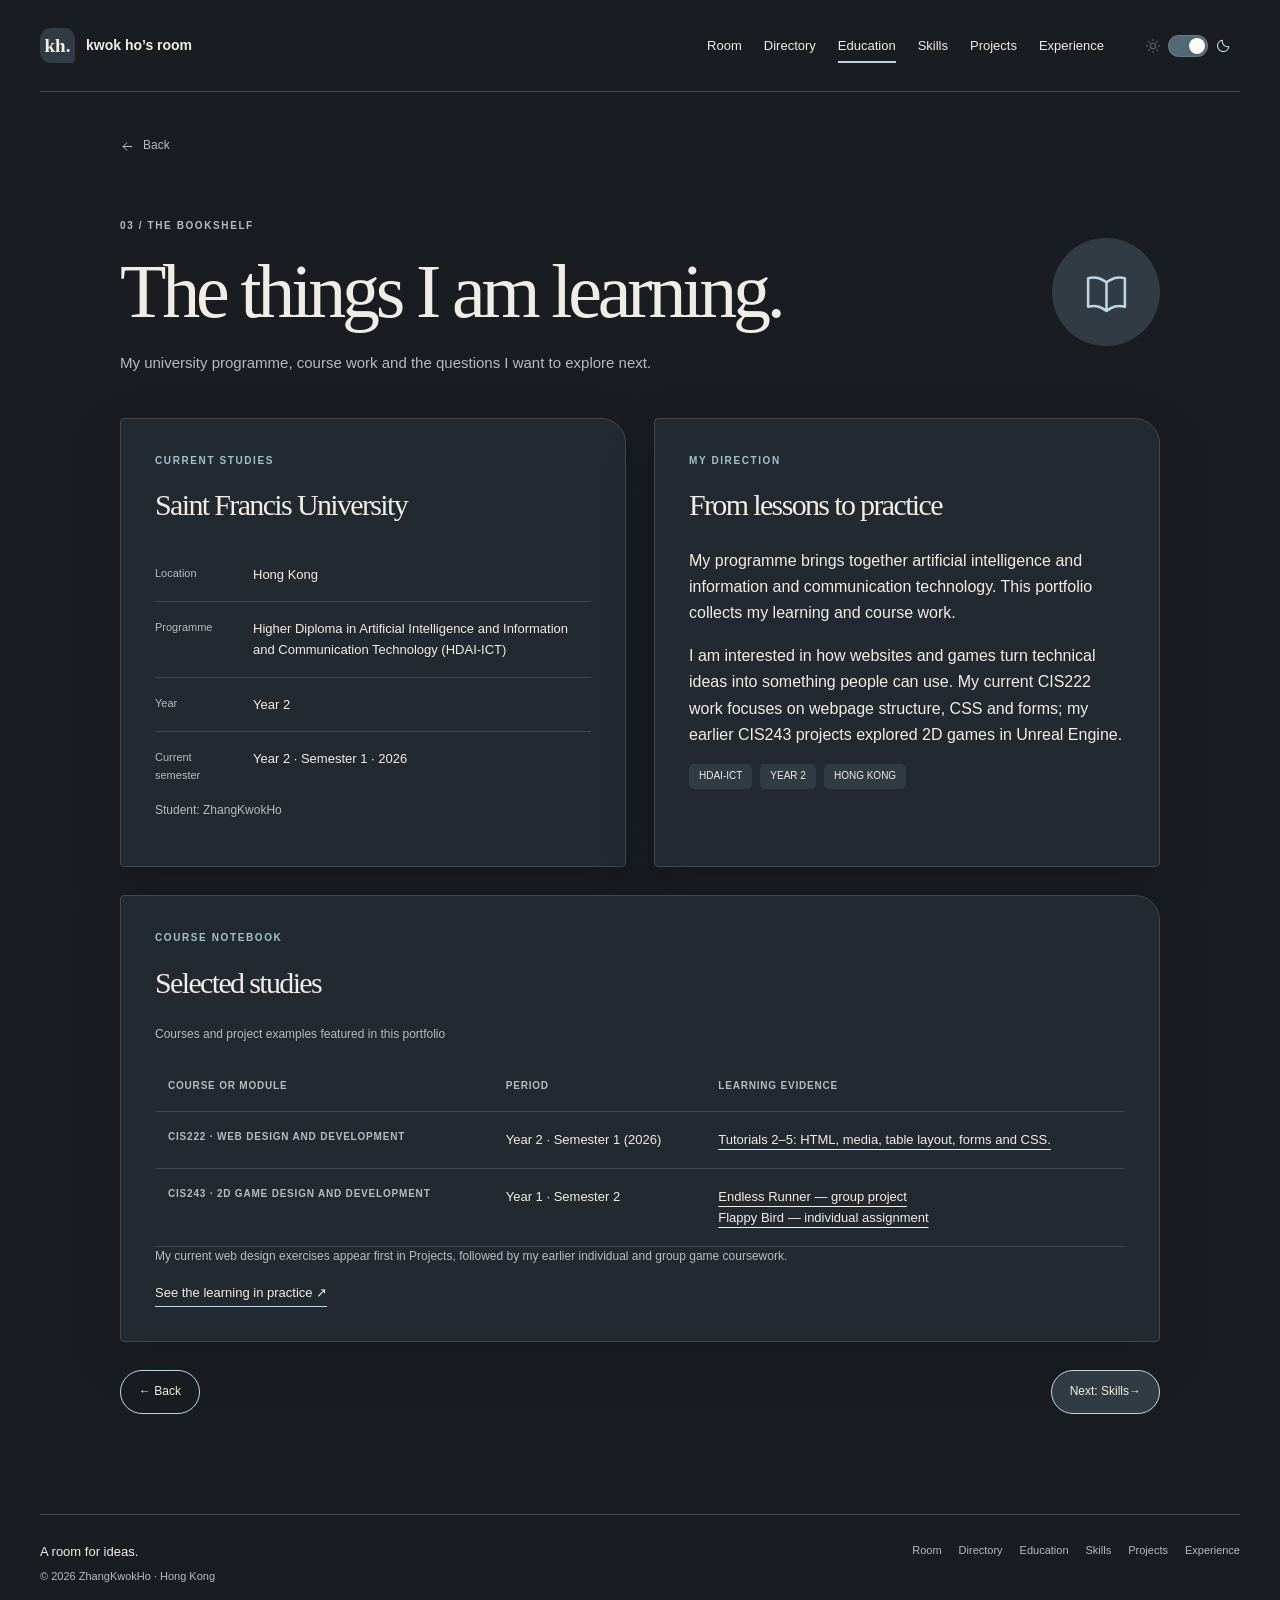
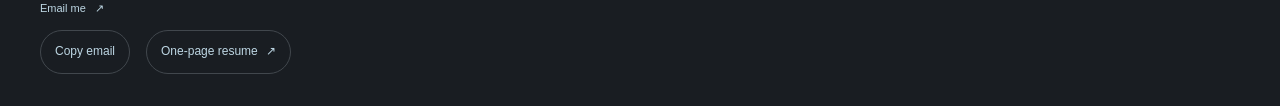
<file: education.html>
<!DOCTYPE html>
<html lang="en">
<head>
  <meta charset="utf-8">
  <meta name="viewport" content="width=device-width, initial-scale=1">
  <meta name="description" content="ZhangKwokHo’s personal portfolio: education, experience, skills and course projects, explored through a small study room.">
  <meta name="color-scheme" content="dark light">
  <title>Education — ZhangKwokHo</title>
  <link rel="icon" href="images/favicon.svg" type="image/svg+xml">
  <link rel="stylesheet" href="style.css?v=20261018-review2">
  <script src="script.js?v=20261017-review1" defer></script>
  <script src="navigation.js?v=20261018-features1" data-room-page="education.html" data-room-root="" defer></script>
  <link rel="stylesheet" href="portfolio-tools.css?v=20261023-polish1">
  <script src="portfolio-tools.js?v=20261023-delivery1" defer></script>
</head>
<body class="night">
<a class="skip-link" href="#main-content">Skip to content</a>
<header class="site-header">
  <a class="brand" href="index.html" aria-label="Kwok Ho’s room — home"><span class="brand-mark" aria-hidden="true">kh.</span><span>kwok ho’s room</span></a>
  <nav class="site-nav" id="site-nav" aria-label="Main navigation"><a href="index.html">Room</a>
<a href="sitemap.html">Directory</a>
<a href="education.html" aria-current="page">Education</a>
<a href="skills.html">Skills</a>
<a href="projects.html">Projects</a>
<a href="experience.html">Experience</a></nav>
  <button class="theme-toggle" type="button" aria-label="Night mode" aria-pressed="true" title="Switch to day mode" hidden><svg class="theme-sun" viewBox="0 0 24 24" fill="none" stroke="currentColor" stroke-width="1.6" stroke-linecap="round" aria-hidden="true"><circle cx="12" cy="12" r="4"></circle><path d="M12 2v2m0 16v2M2 12h2m16 0h2M5 5l1.5 1.5m11 11L19 19M5 19l1.5-1.5m11-11L19 5"></path></svg><span class="theme-switch" aria-hidden="true"><span class="theme-thumb"></span></span><svg class="theme-moon" viewBox="0 0 24 24" fill="none" stroke="currentColor" stroke-width="1.6" stroke-linecap="round" stroke-linejoin="round" aria-hidden="true"><path d="M20.7 13.1A8.5 8.5 0 0 1 10.9 3.3 8.5 8.5 0 1 0 20.7 13.1Z"></path></svg><span class="theme-label">Night</span></button>
  <button class="menu-toggle" type="button" aria-controls="site-nav" aria-expanded="false" aria-label="Open navigation" hidden>Menu</button>
</header>
<main class="page-main" id="main-content">
  <a class="back-room" data-room-back href="index.html#tour-education"><svg class="" viewBox="0 0 24 24" fill="none" stroke="currentColor" stroke-width="1.6" stroke-linecap="round" stroke-linejoin="round" aria-hidden="true"><path d="M19 12H5m6-6-6 6 6 6"></path></svg><span>Back</span></a>
  <div class="page-heading">
    <div><p class="eyebrow">03 / THE BOOKSHELF</p><h1>The things I am learning.</h1><p class="page-intro">My university programme, course work and the questions I want to explore next.</p></div>
    <div class="page-symbol" aria-hidden="true"><svg class="" viewBox="0 0 24 24" fill="none" stroke="currentColor" stroke-width="1.6" stroke-linecap="round" stroke-linejoin="round" aria-hidden="true"><path d="M3 5c4-1 6 0 9 2 3-2 5-3 9-2v14c-4-1-6 0-9 2-3-2-5-3-9-2zM12 7v14"></path></svg></div>
  </div>
  
<div class="page-grid">
  <section data-reveal class="content-panel" aria-labelledby="education-current-title">
    <p class="section-label">CURRENT STUDIES</p>
    <h2 id="education-current-title">Saint Francis University</h2>
    <dl class="fact-list">
      <div class="fact-row"><dt>Location</dt><dd>Hong Kong</dd></div>
      <div class="fact-row"><dt>Programme</dt><dd>Higher Diploma in Artificial Intelligence and Information and Communication Technology (HDAI-ICT)</dd></div>
      <div class="fact-row"><dt>Year</dt><dd>Year 2</dd></div>
      <div class="fact-row"><dt>Current semester</dt><dd>Year 2 · Semester 1 · 2026</dd></div>
    </dl>
    <p class="small-note">Student: ZhangKwokHo</p>
  </section>
  <section data-reveal class="content-panel" aria-labelledby="education-focus-title">
    <p class="section-label">MY DIRECTION</p>
    <h2 id="education-focus-title">From lessons to practice</h2>
    <p>My programme brings together artificial intelligence and information and communication technology. This portfolio collects my learning and course work.</p>
    <p>I am interested in how websites and games turn technical ideas into something people can use. My current CIS222 work focuses on webpage structure, CSS and forms; my earlier CIS243 projects explored 2D games in Unreal Engine.</p>
    <div class="tag-list"><span class="tag">HDAI-ICT</span><span class="tag">YEAR 2</span><span class="tag">HONG KONG</span></div>
  </section>
  <section data-reveal class="content-panel wide" aria-labelledby="education-course-title">
    <p class="section-label">COURSE NOTEBOOK</p>
    <h2 id="education-course-title">Selected studies</h2>
    <div class="table-wrap">
      <table class="education-table">
        <caption>Courses and project examples featured in this portfolio</caption>
        <thead><tr><th scope="col">Course or module</th><th scope="col">Period</th><th scope="col">Learning evidence</th></tr></thead>
        <tbody>
          <tr><th scope="row">CIS222 · Web Design and Development</th><td>Year 2 · Semester 1 (2026)</td><td><a href="projects.html#coursework">Tutorials 2–5: HTML, media, table layout, forms and CSS.</a></td></tr>
          <tr><th scope="row">CIS243 · 2D Game Design and Development</th><td>Year 1 · Semester 2</td><td><a href="projects.html#game-endless">Endless Runner — group project</a><br><a href="projects.html#game-flappy">Flappy Bird — individual assignment</a></td></tr>
        </tbody>
      </table>
    </div>
    <p class="small-note">My current web design exercises appear first in Projects, followed by my earlier individual and group game coursework.</p>
    <a class="action-link" href="projects.html">See the learning in practice <span aria-hidden="true">↗</span></a>
  </section>
</div>
  <nav class="page-reading-nav" aria-label="Continue reading" style="display: flex; flex-wrap: wrap; align-items: center; justify-content: space-between; gap: 16px;">
    <a class="button button-secondary page-back" data-room-back href="index.html#tour-education">← Back</a>
    <a class="button page-back" href="skills.html" rel="next">Next: Skills <span aria-hidden="true">→</span></a>
  </nav>
</main>
<footer class="site-footer">
  <div><p class="footer-title">A room for ideas.</p><p class="footer-copy">© 2026 ZhangKwokHo · Hong Kong</p><a class="footer-contact" href="mailto:s25201369@mail.sfu.edu.hk">Email me <span aria-hidden="true">↗</span></a><div class="footer-tools"><button class="tool-button" type="button" data-copy-email="s25201369@mail.sfu.edu.hk" hidden>Copy email</button><a class="tool-button" href="resume.html">One-page resume <span aria-hidden="true">↗</span></a></div><p class="tool-message" id="site-tool-status" role="status" aria-live="polite"></p></div>
  <nav class="footer-nav" aria-label="Footer navigation"><a href="index.html">Room</a>
<a href="sitemap.html">Directory</a>
<a href="education.html">Education</a>
<a href="skills.html">Skills</a>
<a href="projects.html">Projects</a>
<a href="experience.html">Experience</a></nav>
</footer>
</body>
</html>
</file>
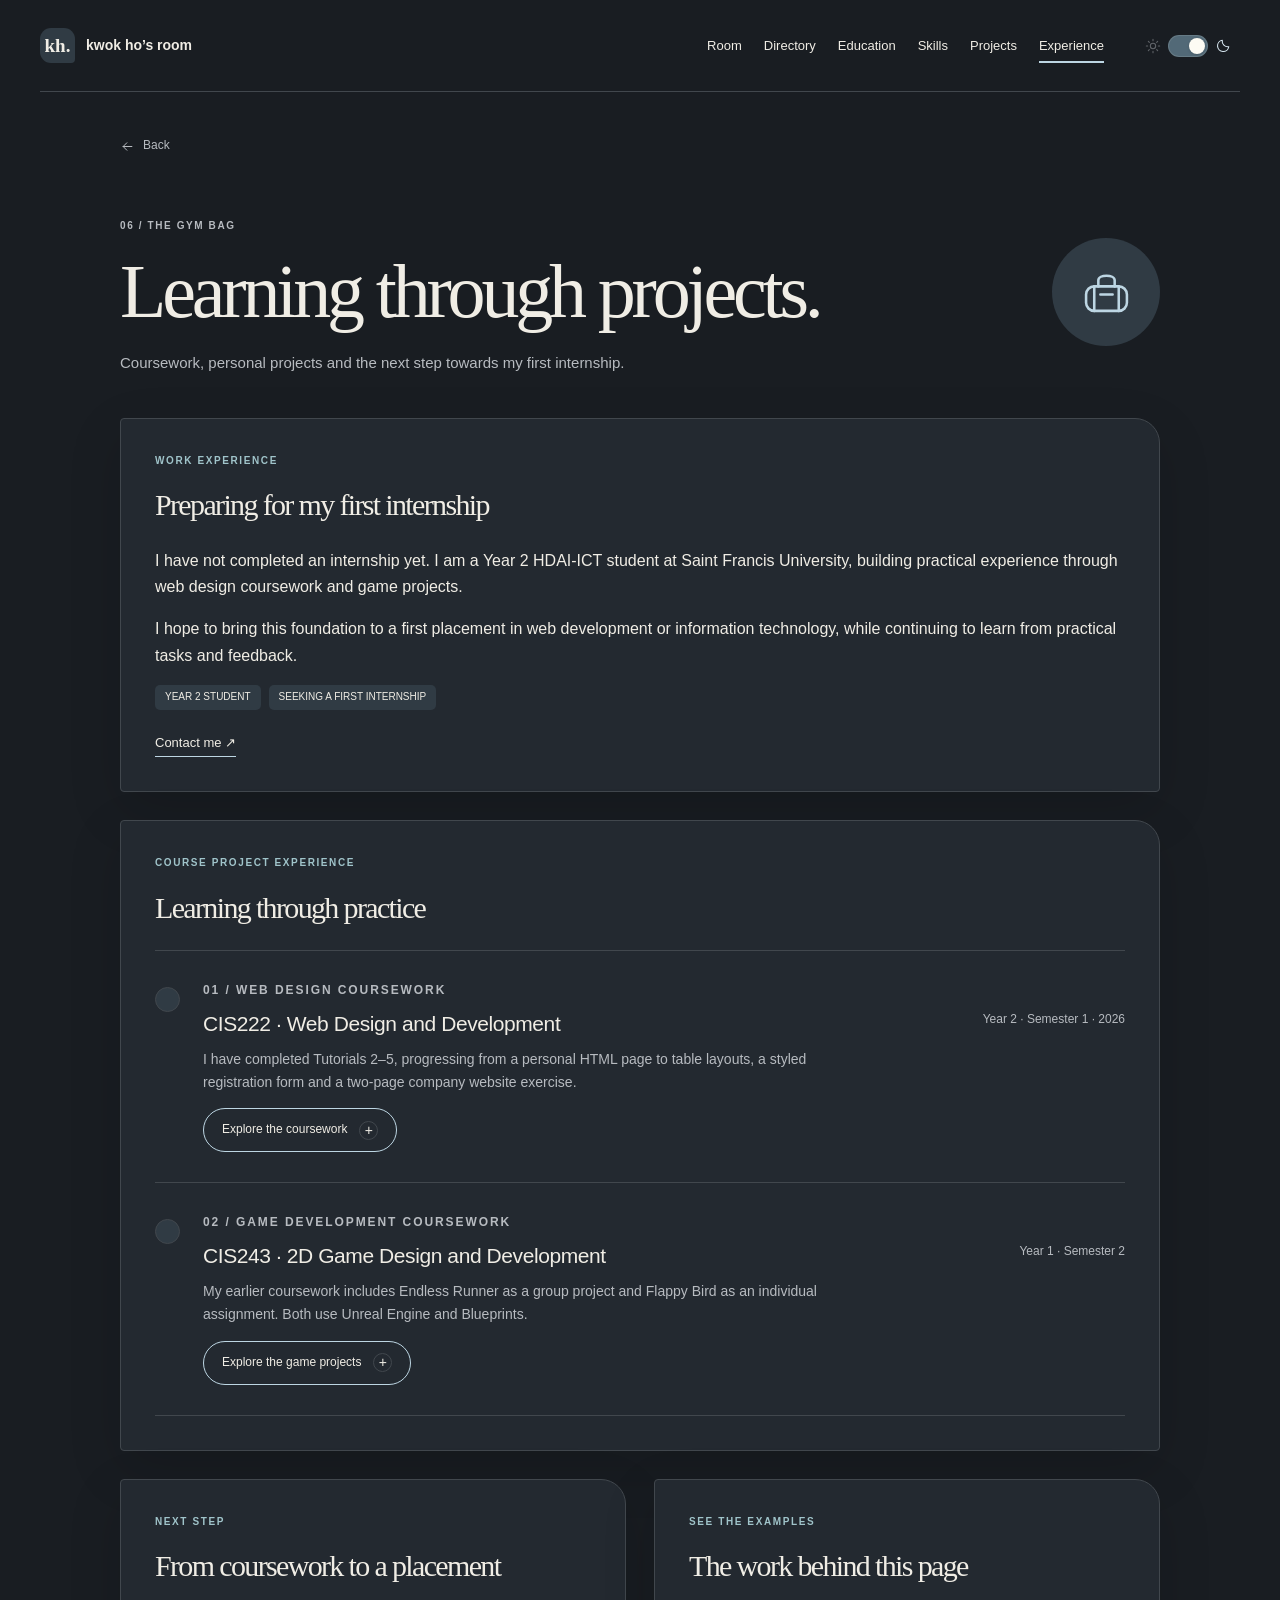
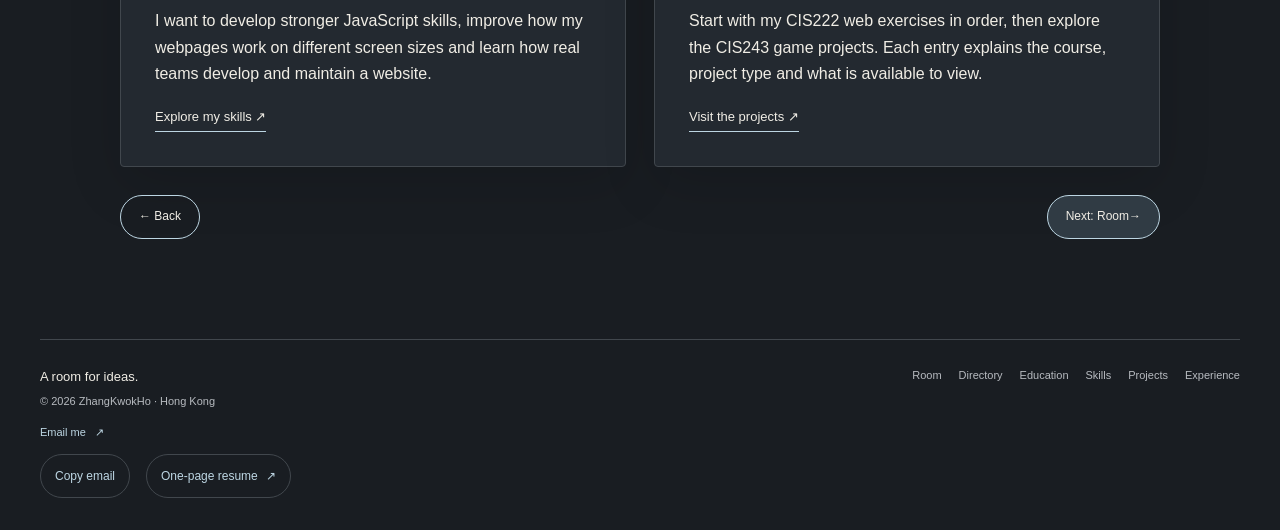
<file: experience.html>
<!DOCTYPE html>
<html lang="en">
<head>
  <meta charset="utf-8">
  <meta name="viewport" content="width=device-width, initial-scale=1">
  <meta name="description" content="ZhangKwokHo’s personal portfolio: education, experience, skills and course projects, explored through a small study room.">
  <meta name="color-scheme" content="dark light">
  <title>Experience — ZhangKwokHo</title>
  <link rel="icon" href="images/favicon.svg" type="image/svg+xml">
  <link rel="stylesheet" href="style.css?v=20261018-review2">
  <script src="script.js?v=20261017-review1" defer></script>
  <script src="navigation.js?v=20261018-features1" data-room-page="experience.html" data-room-root="" defer></script>
  <link rel="stylesheet" href="portfolio-tools.css?v=20261023-polish1">
  <script src="portfolio-tools.js?v=20261023-delivery1" defer></script>
</head>
<body class="night">
<a class="skip-link" href="#main-content">Skip to content</a>
<header class="site-header">
  <a class="brand" href="index.html" aria-label="Kwok Ho’s room — home"><span class="brand-mark" aria-hidden="true">kh.</span><span>kwok ho’s room</span></a>
  <nav class="site-nav" id="site-nav" aria-label="Main navigation"><a href="index.html">Room</a>
<a href="sitemap.html">Directory</a>
<a href="education.html">Education</a>
<a href="skills.html">Skills</a>
<a href="projects.html">Projects</a>
<a href="experience.html" aria-current="page">Experience</a></nav>
  <button class="theme-toggle" type="button" aria-label="Night mode" aria-pressed="true" title="Switch to day mode" hidden><svg class="theme-sun" viewBox="0 0 24 24" fill="none" stroke="currentColor" stroke-width="1.6" stroke-linecap="round" aria-hidden="true"><circle cx="12" cy="12" r="4"></circle><path d="M12 2v2m0 16v2M2 12h2m16 0h2M5 5l1.5 1.5m11 11L19 19M5 19l1.5-1.5m11-11L19 5"></path></svg><span class="theme-switch" aria-hidden="true"><span class="theme-thumb"></span></span><svg class="theme-moon" viewBox="0 0 24 24" fill="none" stroke="currentColor" stroke-width="1.6" stroke-linecap="round" stroke-linejoin="round" aria-hidden="true"><path d="M20.7 13.1A8.5 8.5 0 0 1 10.9 3.3 8.5 8.5 0 1 0 20.7 13.1Z"></path></svg><span class="theme-label">Night</span></button>
  <button class="menu-toggle" type="button" aria-controls="site-nav" aria-expanded="false" aria-label="Open navigation" hidden>Menu</button>
</header>
<main class="page-main" id="main-content">
  <a class="back-room" data-room-back href="index.html#tour-experience"><svg class="" viewBox="0 0 24 24" fill="none" stroke="currentColor" stroke-width="1.6" stroke-linecap="round" stroke-linejoin="round" aria-hidden="true"><path d="M19 12H5m6-6-6 6 6 6"></path></svg><span>Back</span></a>
  <div class="page-heading">
    <div><p class="eyebrow">06 / THE GYM BAG</p><h1>Learning through projects.</h1><p class="page-intro">Coursework, personal projects and the next step towards my first internship.</p></div>
    <div class="page-symbol" aria-hidden="true"><svg class="" viewBox="0 0 24 24" fill="none" stroke="currentColor" stroke-width="1.6" stroke-linecap="round" stroke-linejoin="round" aria-hidden="true"><rect x="2" y="9" width="20" height="12" rx="4"></rect><path d="M8 9V6c0-3 8-3 8 0v3M6 9v12m12-12v12M9 13h6"></path></svg></div>
  </div>
  
<div class="page-grid">
  <section data-reveal class="content-panel wide" aria-labelledby="experience-start-title">
    <p class="section-label">WORK EXPERIENCE</p>
    <h2 id="experience-start-title">Preparing for my first internship</h2>
    <p>I have not completed an internship yet. I am a Year 2 HDAI-ICT student at Saint Francis University, building practical experience through web design coursework and game projects.</p>
    <p>I hope to bring this foundation to a first placement in web development or information technology, while continuing to learn from practical tasks and feedback.</p>
    <div class="tag-list"><span class="tag">YEAR 2 STUDENT</span><span class="tag">SEEKING A FIRST INTERNSHIP</span></div>
    <a class="action-link" href="mailto:s25201369@mail.sfu.edu.hk">Contact me <span aria-hidden="true">↗</span></a>
  </section>
  <section data-reveal class="content-panel wide" aria-labelledby="experience-title">
    <p class="section-label">COURSE PROJECT EXPERIENCE</p>
    <h2 id="experience-title">Learning through practice</h2>
    <div class="timeline">
      <article class="timeline-item">
        <span class="timeline-dot" aria-hidden="true"></span>
        <div class="timeline-heading">
          <p class="section-label">01 / WEB DESIGN COURSEWORK</p>
          <h3>CIS222 · Web Design and Development</h3>
          <p class="small-note">Year 2 · Semester 1 · 2026</p>
        </div>
        <p>I have completed Tutorials 2–5, progressing from a personal HTML page to table layouts, a styled registration form and a two-page company website exercise.</p>
        <button class="button button-secondary disclosure" type="button" data-disclosure aria-expanded="true" aria-controls="experience-work-details" hidden>Explore the coursework <span data-marker aria-hidden="true">−</span></button>
        <div class="detail-panel" id="experience-work-details">
          <h3>What I have practised</h3>
          <ul>
            <li><a href="projects.html#tutorial-02">Tutorial 2:</a> organising a personal introduction with lists, links, images and audio.</li>
            <li><a href="projects.html#tutorial-03">Tutorial 3:</a> arranging a banner, navigation and written content with an HTML table.</li>
            <li><a href="projects.html#tutorial-04">Tutorial 4:</a> using labelled form controls and CSS to present a registration form.</li>
            <li><a href="projects.html#tutorial-05">Tutorial 5:</a> connecting a company homepage and an account registration page.</li>
          </ul>
          <p>These exercises give me practical examples of how page structure, consistent styling and clear navigation work together.</p>
        </div>
      </article>
      <article class="timeline-item">
        <span class="timeline-dot" aria-hidden="true"></span>
        <div class="timeline-heading">
          <p class="section-label">02 / GAME DEVELOPMENT COURSEWORK</p>
          <h3>CIS243 · 2D Game Design and Development</h3>
          <p class="small-note">Year 1 · Semester 2</p>
        </div>
        <p>My earlier coursework includes Endless Runner as a group project and Flappy Bird as an individual assignment. Both use Unreal Engine and Blueprints.</p>
        <button class="button button-secondary disclosure" type="button" data-disclosure aria-expanded="true" aria-controls="experience-volunteer-details" hidden>Explore the game projects <span data-marker aria-hidden="true">−</span></button>
        <div class="detail-panel" id="experience-volunteer-details">
          <h3>Individual and group coursework</h3>
          <ul>
            <li><a href="projects.html#game-endless">Endless Runner:</a> a group 2D runner project, shown with a gameplay results screenshot.</li>
            <li><a href="projects.html#game-flappy">Flappy Bird:</a> my individual assignment, with source files for the bird, pipes, player control and game interface.</li>
          </ul>
          <p>I keep the group and individual credits separate so visitors can understand the context of each project.</p>
        </div>
      </article>
    </div>
  </section>
  <section data-reveal class="content-panel" aria-labelledby="experience-next-title">
    <p class="section-label">NEXT STEP</p>
    <h2 id="experience-next-title">From coursework to a placement</h2>
    <p>I want to develop stronger JavaScript skills, improve how my webpages work on different screen sizes and learn how real teams develop and maintain a website.</p>
    <a class="action-link" href="skills.html">Explore my skills <span aria-hidden="true">↗</span></a>
  </section>
  <section data-reveal class="content-panel" aria-labelledby="experience-course-title">
    <p class="section-label">SEE THE EXAMPLES</p>
    <h2 id="experience-course-title">The work behind this page</h2>
    <p>Start with my CIS222 web exercises in order, then explore the CIS243 game projects. Each entry explains the course, project type and what is available to view.</p>
    <a class="action-link" href="projects.html">Visit the projects <span aria-hidden="true">↗</span></a>
  </section>
</div>
  <nav class="page-reading-nav" aria-label="Continue reading" style="display: flex; flex-wrap: wrap; align-items: center; justify-content: space-between; gap: 16px;">
    <a class="button button-secondary page-back" data-room-back href="index.html#tour-experience">← Back</a>
    <a class="button page-back" href="index.html" rel="next">Next: Room <span aria-hidden="true">→</span></a>
  </nav>
</main>
<footer class="site-footer">
  <div><p class="footer-title">A room for ideas.</p><p class="footer-copy">© 2026 ZhangKwokHo · Hong Kong</p><a class="footer-contact" href="mailto:s25201369@mail.sfu.edu.hk">Email me <span aria-hidden="true">↗</span></a><div class="footer-tools"><button class="tool-button" type="button" data-copy-email="s25201369@mail.sfu.edu.hk" hidden>Copy email</button><a class="tool-button" href="resume.html">One-page resume <span aria-hidden="true">↗</span></a></div><p class="tool-message" id="site-tool-status" role="status" aria-live="polite"></p></div>
  <nav class="footer-nav" aria-label="Footer navigation"><a href="index.html">Room</a>
<a href="sitemap.html">Directory</a>
<a href="education.html">Education</a>
<a href="skills.html">Skills</a>
<a href="projects.html">Projects</a>
<a href="experience.html">Experience</a></nav>
</footer>
</body>
</html>
</file>
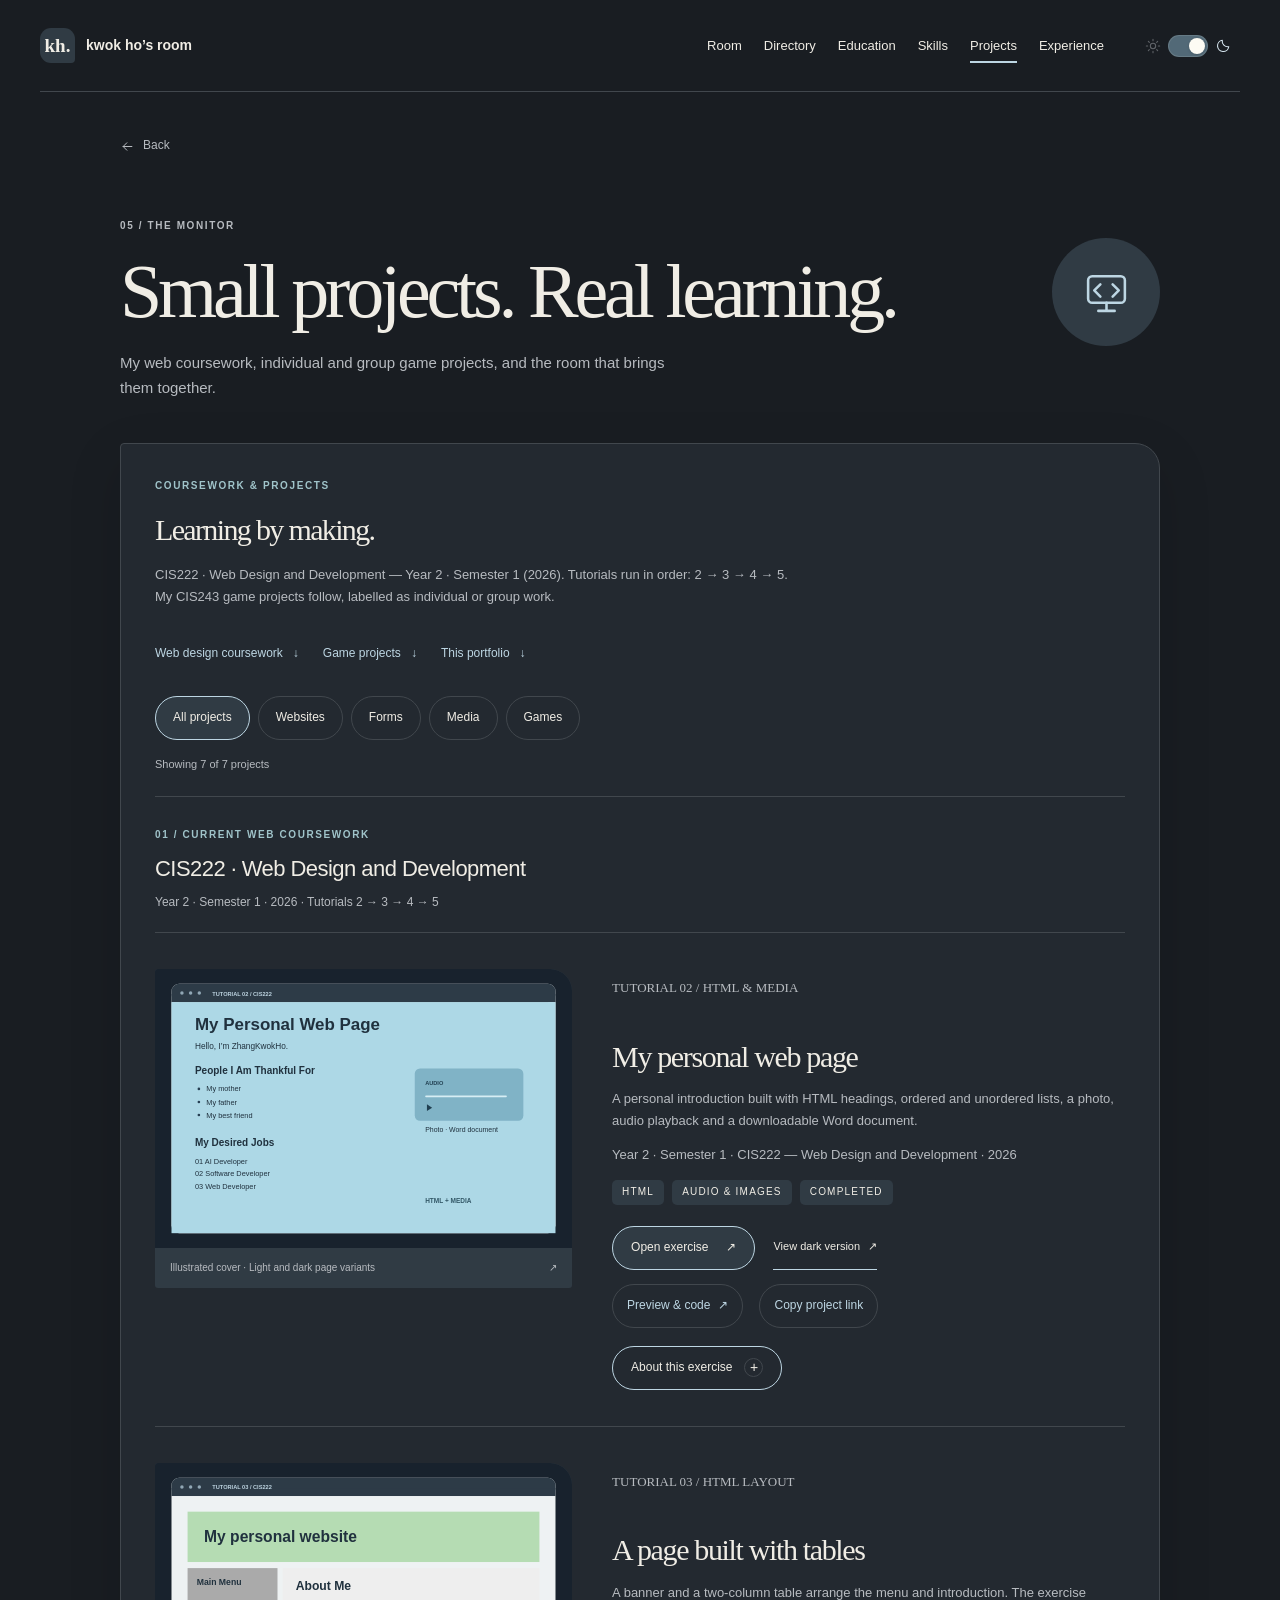
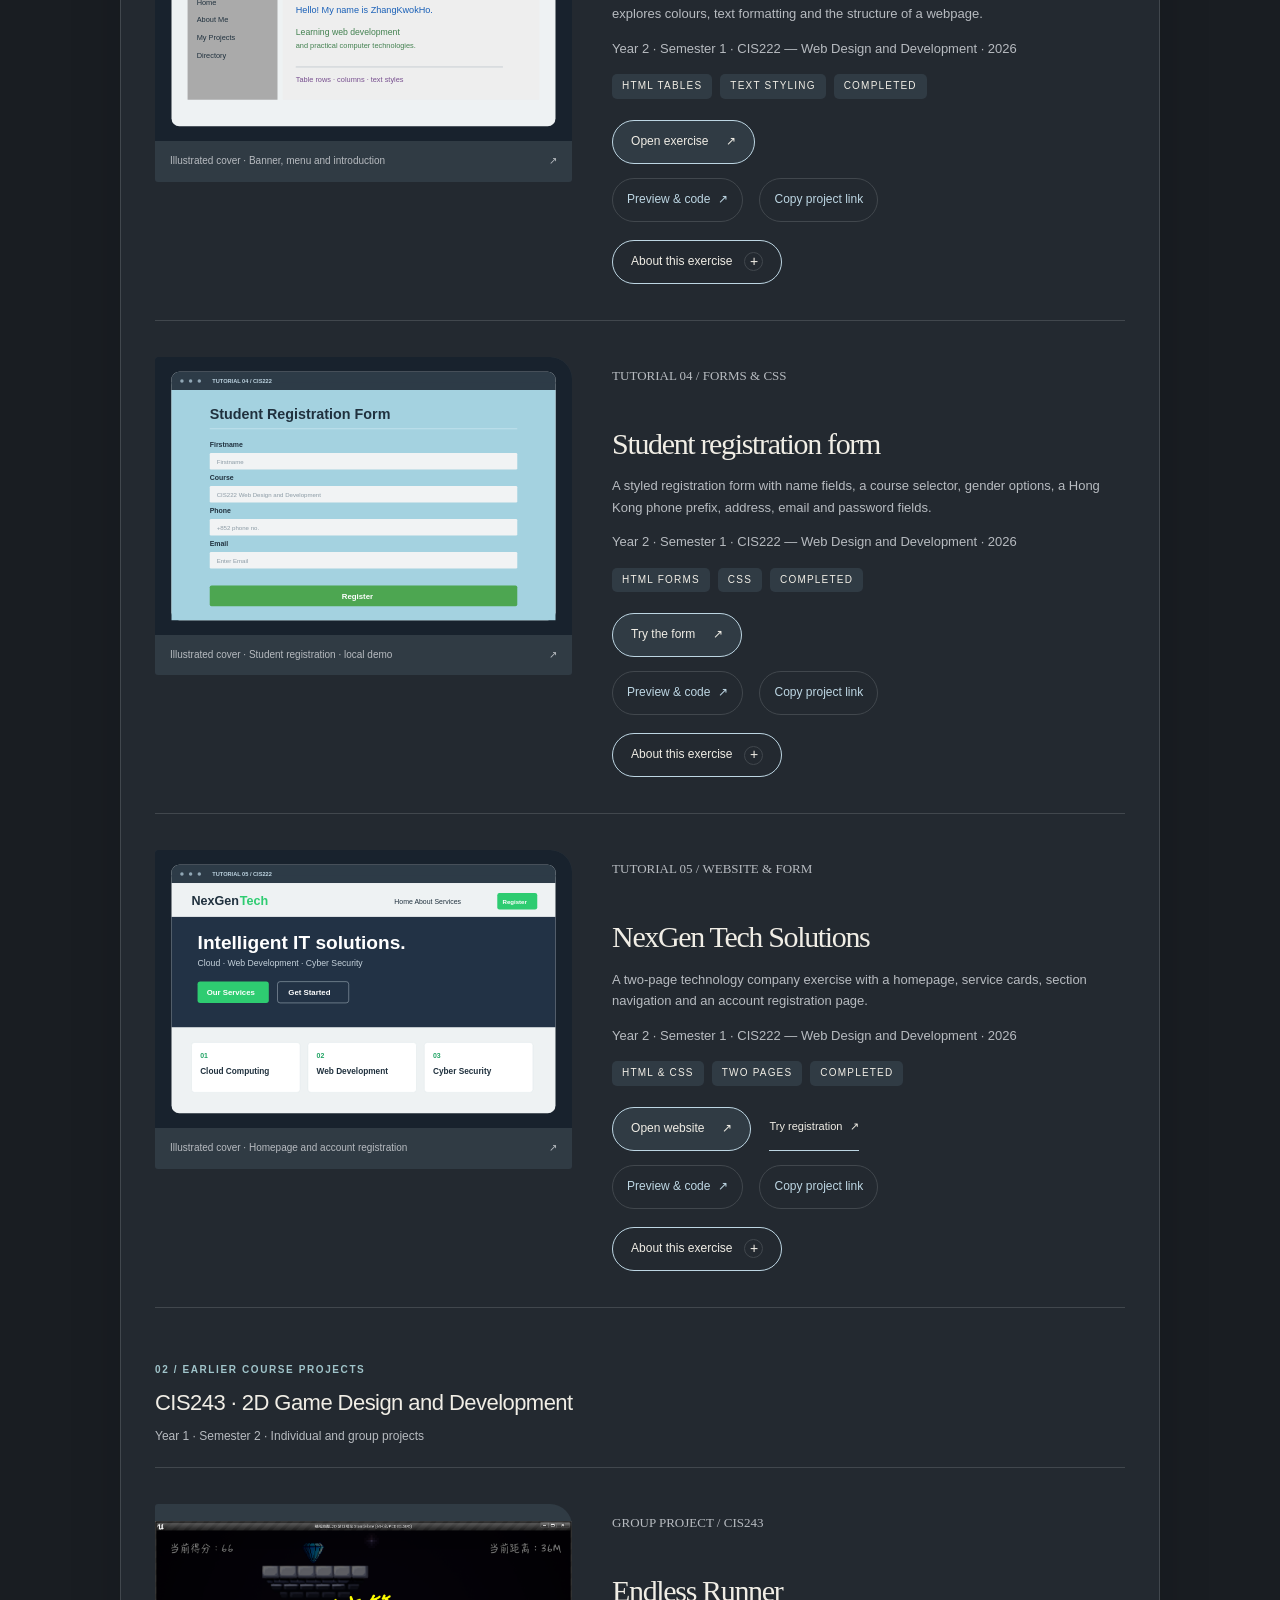
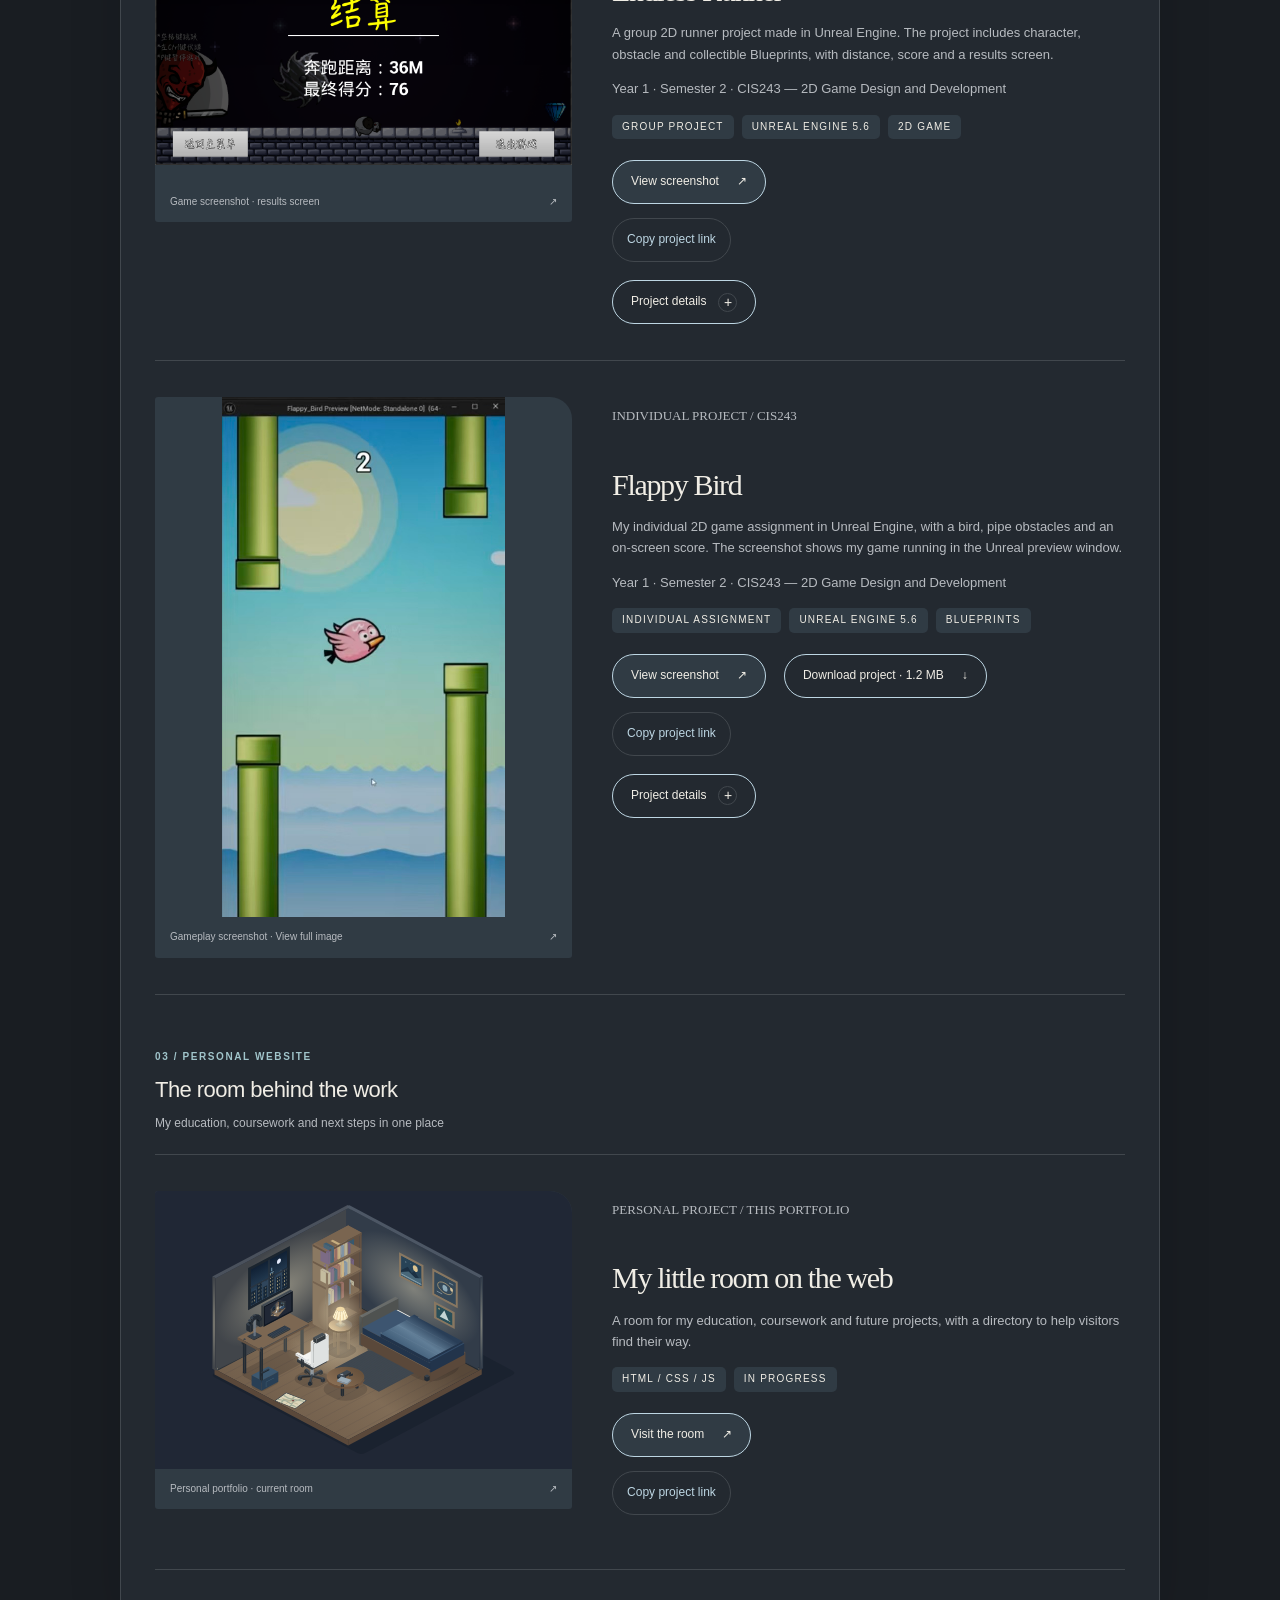
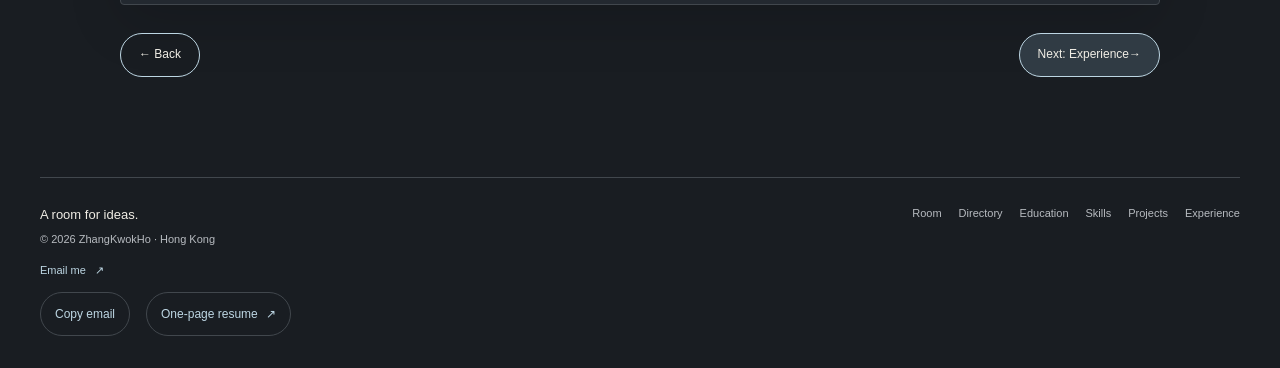
<file: projects.html>
<!DOCTYPE html>
<html lang="en">
<head>
  <meta charset="utf-8">
  <meta name="viewport" content="width=device-width, initial-scale=1">
  <meta name="description" content="ZhangKwokHo’s personal portfolio: education, experience, skills and course projects, explored through a small study room.">
  <meta name="color-scheme" content="dark light">
  <title>Projects — ZhangKwokHo</title>
  <link rel="icon" href="images/favicon.svg" type="image/svg+xml">
  <link rel="stylesheet" href="style.css?v=20261018-review2">
  <script src="script.js?v=20261017-review1" defer></script>
  <script src="navigation.js?v=20261018-features1" data-room-page="projects.html" data-room-root="" defer></script>
  <link rel="stylesheet" href="portfolio-tools.css?v=20261023-polish1">
  <script src="portfolio-tools.js?v=20261023-delivery1" defer></script>
</head>
<body class="night">
<a class="skip-link" href="#main-content">Skip to content</a>
<header class="site-header">
  <a class="brand" href="index.html" aria-label="Kwok Ho’s room — home"><span class="brand-mark" aria-hidden="true">kh.</span><span>kwok ho’s room</span></a>
  <nav class="site-nav" id="site-nav" aria-label="Main navigation"><a href="index.html">Room</a>
<a href="sitemap.html">Directory</a>
<a href="education.html">Education</a>
<a href="skills.html">Skills</a>
<a href="projects.html" aria-current="page">Projects</a>
<a href="experience.html">Experience</a></nav>
  <button class="theme-toggle" type="button" aria-label="Night mode" aria-pressed="true" title="Switch to day mode" hidden><svg class="theme-sun" viewBox="0 0 24 24" fill="none" stroke="currentColor" stroke-width="1.6" stroke-linecap="round" aria-hidden="true"><circle cx="12" cy="12" r="4"></circle><path d="M12 2v2m0 16v2M2 12h2m16 0h2M5 5l1.5 1.5m11 11L19 19M5 19l1.5-1.5m11-11L19 5"></path></svg><span class="theme-switch" aria-hidden="true"><span class="theme-thumb"></span></span><svg class="theme-moon" viewBox="0 0 24 24" fill="none" stroke="currentColor" stroke-width="1.6" stroke-linecap="round" stroke-linejoin="round" aria-hidden="true"><path d="M20.7 13.1A8.5 8.5 0 0 1 10.9 3.3 8.5 8.5 0 1 0 20.7 13.1Z"></path></svg><span class="theme-label">Night</span></button>
  <button class="menu-toggle" type="button" aria-controls="site-nav" aria-expanded="false" aria-label="Open navigation" hidden>Menu</button>
</header>
<main class="page-main" id="main-content">
  <a class="back-room" data-room-back href="index.html#tour-projects"><svg class="" viewBox="0 0 24 24" fill="none" stroke="currentColor" stroke-width="1.6" stroke-linecap="round" stroke-linejoin="round" aria-hidden="true"><path d="M19 12H5m6-6-6 6 6 6"></path></svg><span>Back</span></a>
  <div class="page-heading">
    <div><p class="eyebrow">05 / THE MONITOR</p><h1>Small projects. Real learning.</h1><p class="page-intro">My web coursework, individual and group game projects, and the room that brings them together.</p></div>
    <div class="page-symbol" aria-hidden="true"><svg class="" viewBox="0 0 24 24" fill="none" stroke="currentColor" stroke-width="1.6" stroke-linecap="round" stroke-linejoin="round" aria-hidden="true"><rect x="3" y="4" width="18" height="13" rx="2"></rect><path d="M8 21h8m-4-4v4M9 8l-3 3 3 3m6-6 3 3-3 3"></path></svg></div>
  </div>
  <section data-reveal class="content-panel wide coursework-panel" id="coursework" aria-labelledby="projects-list-title">
  <p class="section-label">COURSEWORK &amp; PROJECTS</p>
  <h2 id="projects-list-title">Learning by making.</h2>
  <p class="coursework-intro">CIS222 · Web Design and Development — Year 2 · Semester 1 (2026). Tutorials run in order: 2 → 3 → 4 → 5. My CIS243 game projects follow, labelled as individual or group work.</p>
  <nav class="collection-links" aria-label="Jump to a project collection">
    <a href="#tutorial-02">Web design coursework <span aria-hidden="true">↓</span></a>
    <a href="#game-endless">Game projects <span aria-hidden="true">↓</span></a>
    <a href="#portfolio-project">This portfolio <span aria-hidden="true">↓</span></a>
  </nav>
  <div class="filters" role="group" aria-label="Filter projects">
    <button class="filter-button" type="button" data-filter="all" aria-pressed="true" hidden>All projects</button>
    <button class="filter-button" type="button" data-filter="web" aria-pressed="false" hidden>Websites</button>
    <button class="filter-button" type="button" data-filter="forms" aria-pressed="false" hidden>Forms</button>
    <button class="filter-button" type="button" data-filter="media" aria-pressed="false" hidden>Media</button>
    <button class="filter-button" type="button" data-filter="games" aria-pressed="false" hidden>Games</button>
  </div>
  <p class="project-count small-note" id="project-count" aria-live="polite">7 projects</p>
  <p class="small-note" id="project-share-note" hidden></p>
  <div class="project-list">
  <!-- Add future Tutorials after Tutorial 5 inside the first collection. -->
    <section class="project-collection" data-project-collection="web" aria-labelledby="collection-web-title">
      <div class="collection-heading"><p class="section-label">01 / CURRENT WEB COURSEWORK</p><h3 id="collection-web-title">CIS222 · Web Design and Development</h3><p class="small-note">Year 2 · Semester 1 · 2026 · Tutorials 2 → 3 → 4 → 5</p></div>
      <article aria-labelledby="tutorial-02-title" tabindex="-1" class="project-entry coursework-entry" id="tutorial-02" data-course="CIS222" data-year="2" data-semester="1" data-completed-year="2026" data-tutorial="2" data-category="web media">
      <a class="project-preview coursework-preview" href="coursework/tutorial-02/index.html" aria-label="Open Tutorial 2: My personal web page"><img src="images/tutorial-02.svg" width="960" height="640" loading="lazy" alt="Tutorial 2 cover: My personal web page"><span class="coursework-caption">Illustrated cover · Light and dark page variants <span aria-hidden="true">↗</span></span></a>
      <div class="project-body">
        <p class="project-number">TUTORIAL 02 / HTML &amp; MEDIA</p>
        <h4 id="tutorial-02-title">My personal web page</h4>
        <p>A personal introduction built with HTML headings, ordered and unordered lists, a photo, audio playback and a downloadable Word document.</p>
        <p class="small-note">Year 2 · Semester 1 · CIS222 — Web Design and Development · 2026</p>
        <div class="project-meta tag-list"><span class="tag">HTML</span><span class="tag">Audio & images</span><span class="tag">COMPLETED</span></div>
        <div class="project-actions"><a class="button" href="coursework/tutorial-02/index.html">Open exercise <span aria-hidden="true">↗</span></a><a class="action-link" href="coursework/tutorial-02/index-dark.html">View dark version <span aria-hidden="true">↗</span></a></div>
        <div class="project-tools"><button class="tool-button" type="button" data-workbench="tutorial-02" aria-haspopup="dialog" aria-controls="project-viewer" hidden>Preview &amp; code <span aria-hidden="true">↗</span></button><button class="tool-button" type="button" data-share-project="tutorial-02" hidden>Copy project link</button></div>
        <button class="button button-secondary disclosure" type="button" data-disclosure aria-expanded="true" aria-controls="project-tutorial2-details" hidden>About this exercise <span data-marker aria-hidden="true">−</span></button>
        <div class="detail-panel" id="project-tutorial2-details"><h5>Inside Tutorial 2</h5><p>My individual exercise combines a personal introduction with headings, lists, links and media. It includes my photo, an audio recording and a downloadable Word document. The practice focus is organising information and using relative links between files.</p></div>
      </div>
    </article>
      <article aria-labelledby="tutorial-03-title" tabindex="-1" class="project-entry coursework-entry" id="tutorial-03" data-course="CIS222" data-year="2" data-semester="1" data-completed-year="2026" data-tutorial="3" data-category="web">
      <a class="project-preview coursework-preview" href="coursework/tutorial-03/website.html" aria-label="Open Tutorial 3: A page built with tables"><img src="images/tutorial-03.svg" width="960" height="640" loading="lazy" alt="Tutorial 3 cover: A page built with tables"><span class="coursework-caption">Illustrated cover · Banner, menu and introduction <span aria-hidden="true">↗</span></span></a>
      <div class="project-body">
        <p class="project-number">TUTORIAL 03 / HTML LAYOUT</p>
        <h4 id="tutorial-03-title">A page built with tables</h4>
        <p>A banner and a two-column table arrange the menu and introduction. The exercise explores colours, text formatting and the structure of a webpage.</p>
        <p class="small-note">Year 2 · Semester 1 · CIS222 — Web Design and Development · 2026</p>
        <div class="project-meta tag-list"><span class="tag">HTML tables</span><span class="tag">Text styling</span><span class="tag">COMPLETED</span></div>
        <div class="project-actions"><a class="button" href="coursework/tutorial-03/website.html">Open exercise <span aria-hidden="true">↗</span></a></div>
        <div class="project-tools"><button class="tool-button" type="button" data-workbench="tutorial-03" aria-haspopup="dialog" aria-controls="project-viewer" hidden>Preview &amp; code <span aria-hidden="true">↗</span></button><button class="tool-button" type="button" data-share-project="tutorial-03" hidden>Copy project link</button></div>
        <button class="button button-secondary disclosure" type="button" data-disclosure aria-expanded="true" aria-controls="project-tutorial3-details" hidden>About this exercise <span data-marker aria-hidden="true">−</span></button>
        <div class="detail-panel" id="project-tutorial3-details"><h5>Inside Tutorial 3</h5><p>My individual exercise arranges a banner, navigation and introduction with table rows and column spans. It is part of my learning record for HTML layouts, text formatting and the relationship between a menu and the main content.</p></div>
      </div>
    </article>
      <article aria-labelledby="tutorial-04-title" tabindex="-1" class="project-entry coursework-entry" id="tutorial-04" data-course="CIS222" data-year="2" data-semester="1" data-completed-year="2026" data-tutorial="4" data-category="forms">
      <a class="project-preview coursework-preview" href="coursework/tutorial-04/index.html" aria-label="Open Tutorial 4: Student registration form"><img src="images/tutorial-04.svg" width="960" height="640" loading="lazy" alt="Tutorial 4 cover: Student registration form"><span class="coursework-caption">Illustrated cover · Student registration · local demo <span aria-hidden="true">↗</span></span></a>
      <div class="project-body">
        <p class="project-number">TUTORIAL 04 / FORMS &amp; CSS</p>
        <h4 id="tutorial-04-title">Student registration form</h4>
        <p>A styled registration form with name fields, a course selector, gender options, a Hong Kong phone prefix, address, email and password fields.</p>
        <p class="small-note">Year 2 · Semester 1 · CIS222 — Web Design and Development · 2026</p>
        <div class="project-meta tag-list"><span class="tag">HTML forms</span><span class="tag">CSS</span><span class="tag">COMPLETED</span></div>
        <div class="project-actions"><a class="button" href="coursework/tutorial-04/index.html">Try the form <span aria-hidden="true">↗</span></a></div>
        <div class="project-tools"><button class="tool-button" type="button" data-workbench="tutorial-04" aria-haspopup="dialog" aria-controls="project-viewer" hidden>Preview &amp; code <span aria-hidden="true">↗</span></button><button class="tool-button" type="button" data-share-project="tutorial-04" hidden>Copy project link</button></div>
        <button class="button button-secondary disclosure" type="button" data-disclosure aria-expanded="true" aria-controls="project-tutorial4-details" hidden>About this exercise <span data-marker aria-hidden="true">−</span></button>
        <div class="detail-panel" id="project-tutorial4-details"><h5>Inside Tutorial 4</h5><p>My individual exercise combines labelled form controls, selection inputs and CSS focus states. It gave me practice in organising a registration form and making its fields clear. This website provides a local demonstration with browser validation.</p></div>
      </div>
    </article>
      <article aria-labelledby="tutorial-05-title" tabindex="-1" class="project-entry coursework-entry" id="tutorial-05" data-course="CIS222" data-year="2" data-semester="1" data-completed-year="2026" data-tutorial="5" data-category="web forms">
      <a class="project-preview coursework-preview" href="coursework/tutorial-05/index.html" aria-label="Open Tutorial 5: NexGen Tech Solutions"><img src="images/tutorial-05.svg" width="960" height="640" loading="lazy" alt="Tutorial 5 cover: NexGen Tech Solutions"><span class="coursework-caption">Illustrated cover · Homepage and account registration <span aria-hidden="true">↗</span></span></a>
      <div class="project-body">
        <p class="project-number">TUTORIAL 05 / WEBSITE &amp; FORM</p>
        <h4 id="tutorial-05-title">NexGen Tech Solutions</h4>
        <p>A two-page technology company exercise with a homepage, service cards, section navigation and an account registration page.</p>
        <p class="small-note">Year 2 · Semester 1 · CIS222 — Web Design and Development · 2026</p>
        <div class="project-meta tag-list"><span class="tag">HTML &amp; CSS</span><span class="tag">Two pages</span><span class="tag">COMPLETED</span></div>
        <div class="project-actions"><a class="button" href="coursework/tutorial-05/index.html">Open website <span aria-hidden="true">↗</span></a><a class="action-link" href="coursework/tutorial-05/register.html">Try registration <span aria-hidden="true">↗</span></a></div>
        <div class="project-tools"><button class="tool-button" type="button" data-workbench="tutorial-05" aria-haspopup="dialog" aria-controls="project-viewer" hidden>Preview &amp; code <span aria-hidden="true">↗</span></button><button class="tool-button" type="button" data-share-project="tutorial-05" hidden>Copy project link</button></div>
        <button class="button button-secondary disclosure" type="button" data-disclosure aria-expanded="true" aria-controls="project-tutorial5-details" hidden>About this exercise <span data-marker aria-hidden="true">−</span></button>
        <div class="detail-panel" id="project-tutorial5-details"><h5>Inside Tutorial 5</h5><p>My individual exercise connects a sample company homepage with an account registration page. It includes navigation, service sections, required inputs, an account selector, a terms checkbox and a reset button. The practice focus is keeping the pages and shared styles consistent; registration is a local demonstration.</p></div>
      </div>
    </article>
    </section>
    <section class="project-collection" data-project-collection="games" aria-labelledby="collection-games-title">
      <div class="collection-heading"><p class="section-label">02 / EARLIER COURSE PROJECTS</p><h3 id="collection-games-title">CIS243 · 2D Game Design and Development</h3><p class="small-note">Year 1 · Semester 2 · Individual and group projects</p></div>
      <article aria-labelledby="game-endless-title" tabindex="-1" class="project-entry game-entry" id="game-endless" data-category="games" data-project-type="group" data-course="CIS243">
      <a class="project-preview coursework-preview" href="images/games/endless-results.png" aria-label="View Endless Runner results screenshot" data-view-image data-view-title="Endless Runner" data-view-alt="Endless Runner results-screen screenshot showing the runner, platforms, collectible diamonds, distance and score" aria-haspopup="dialog" aria-controls="project-viewer"><img src="images/games/endless-results.png" width="1290" height="754" loading="lazy" style="object-fit: contain;" alt="Endless Runner results-screen screenshot showing the runner, platforms, collectible diamonds, distance and score"><span class="coursework-caption">Game screenshot · results screen <span aria-hidden="true">↗</span></span></a>
      <div class="project-body">
        <p class="project-number">GROUP PROJECT / CIS243</p><h4 id="game-endless-title">Endless Runner</h4>
        <p>A group 2D runner project made in Unreal Engine. The project includes character, obstacle and collectible Blueprints, with distance, score and a results screen.</p>
        <p class="small-note">Year 1 · Semester 2 · CIS243 — 2D Game Design and Development</p>
        <div class="project-meta tag-list"><span class="tag">GROUP PROJECT</span><span class="tag">UNREAL ENGINE 5.6</span><span class="tag">2D GAME</span></div>
        <div class="project-actions"><a class="button" href="images/games/endless-results.png" data-view-image data-view-title="Endless Runner" data-view-alt="Endless Runner results-screen screenshot showing the runner, platforms, collectible diamonds, distance and score" aria-haspopup="dialog" aria-controls="project-viewer">View screenshot <span aria-hidden="true">↗</span></a></div>
        <div class="project-tools"><button class="tool-button" type="button" data-share-project="game-endless" hidden>Copy project link</button></div>
        <button class="button button-secondary disclosure" type="button" data-disclosure aria-expanded="true" aria-controls="project-endless-details" hidden>Project details <span data-marker aria-hidden="true">−</span></button>
        <div class="detail-panel" id="project-endless-details"><h5>A team game project</h5><p>I participated in this CIS243 group project, gaining experience in shared game development. The screenshot shows the results screen, game scene and score display. Group credit is kept separate from my individual assignments.</p><p>The project uses Unreal Engine 5.6 and Paper2D, with character, obstacle and collectible Blueprints. This entry is a screenshot showcase rather than a browser-playable game.</p></div>
      </div>
    </article>
      <article aria-labelledby="game-flappy-title" tabindex="-1" class="project-entry game-entry" id="game-flappy" data-category="games" data-project-type="individual" data-course="CIS243">
      <a class="project-preview coursework-preview gameplay-preview" href="images/games/flappy-gameplay.jpg" aria-label="View the full Flappy Bird gameplay screenshot" data-view-image data-view-title="Flappy Bird" data-view-alt="Flappy Bird gameplay in Unreal Engine: a pink bird between green pipes, with a score of 2" aria-haspopup="dialog" aria-controls="project-viewer"><img src="images/games/flappy-gameplay.jpg" width="555" height="1023" loading="lazy" decoding="async" alt="Flappy Bird gameplay in Unreal Engine: a pink bird between green pipes, with a score of 2"><span class="coursework-caption">Gameplay screenshot · View full image <span aria-hidden="true">↗</span></span></a>
      <div class="project-body">
        <p class="project-number">INDIVIDUAL PROJECT / CIS243</p><h4 id="game-flappy-title">Flappy Bird</h4>
        <p>My individual 2D game assignment in Unreal Engine, with a bird, pipe obstacles and an on-screen score. The screenshot shows my game running in the Unreal preview window.</p>
        <p class="small-note">Year 1 · Semester 2 · CIS243 — 2D Game Design and Development</p>
        <div class="project-meta tag-list"><span class="tag">INDIVIDUAL ASSIGNMENT</span><span class="tag">UNREAL ENGINE 5.6</span><span class="tag">BLUEPRINTS</span></div>
        <div class="project-actions"><a class="button" href="images/games/flappy-gameplay.jpg" data-view-image data-view-title="Flappy Bird" data-view-alt="Flappy Bird gameplay in Unreal Engine: a pink bird between green pipes, with a score of 2" aria-haspopup="dialog" aria-controls="project-viewer">View screenshot <span aria-hidden="true">↗</span></a><a class="button button-secondary" href="downloads/flappy-bird-source.zip" download>Download project · 1.2 MB <span aria-hidden="true">↓</span></a></div>
        <div class="project-tools"><button class="tool-button" type="button" data-share-project="game-flappy" hidden>Copy project link</button></div>
        <button class="button button-secondary disclosure" type="button" data-disclosure aria-expanded="true" aria-controls="project-flappy-details" hidden>Project details <span data-marker aria-hidden="true">−</span></button>
        <div class="detail-panel" id="project-flappy-details"><h5>My individual game assignment</h5><p>This CIS243 assignment brings together bird and pipe objects, player control, a HUD and game states in one 2D game project.</p><p>The download contains the Unreal project, configuration and game assets. Open <code>Flappy_Bird.uproject</code> in Unreal Engine 5.6, then open the <code>blueprints/Level/Level1</code> level.</p><p>The image above is an actual gameplay screenshot. The source download requires Unreal Engine 5.6 to open.</p></div>
      </div>
    </article>
    </section>
    <section class="project-collection" data-project-collection="portfolio" aria-labelledby="collection-portfolio-title">
      <div class="collection-heading"><p class="section-label">03 / PERSONAL WEBSITE</p><h3 id="collection-portfolio-title">The room behind the work</h3><p class="small-note">My education, coursework and next steps in one place</p></div>
      <article aria-labelledby="portfolio-project-title" tabindex="-1" class="project-entry portfolio-entry" id="portfolio-project" data-category="web">
      <a class="project-preview coursework-preview" href="index.html" aria-label="Visit my interactive room"><img src="images/room-current.svg?v=20261016-profile2" width="960" height="640" loading="lazy" alt="Current room model with a white gaming chair, navy duvet, short monitor and warm bedside lamp"><span class="coursework-caption">Personal portfolio · current room <span aria-hidden="true">↗</span></span></a>
      <div class="project-body"><p class="project-number">PERSONAL PROJECT / THIS PORTFOLIO</p><h4 id="portfolio-project-title">My little room on the web</h4><p>A room for my education, coursework and future projects, with a directory to help visitors find their way.</p><div class="project-meta tag-list"><span class="tag">HTML / CSS / JS</span><span class="tag">IN PROGRESS</span></div><div class="project-actions"><a class="button" href="index.html">Visit the room <span aria-hidden="true">↗</span></a></div>
        <div class="project-tools"><button class="tool-button" type="button" data-share-project="portfolio-project" hidden>Copy project link</button></div></div>
    </article>
    </section>
  </div>
</section>
  <nav class="page-reading-nav" aria-label="Continue reading" style="display: flex; flex-wrap: wrap; align-items: center; justify-content: space-between; gap: 16px;">
    <a class="button button-secondary page-back" data-room-back href="index.html#tour-projects">← Back</a>
    <a class="button page-back" href="experience.html" rel="next">Next: Experience <span aria-hidden="true">→</span></a>
  </nav>
</main>

<div class="viewer-shade" id="project-viewer-shade" hidden aria-hidden="true"></div>
<dialog class="portfolio-dialog" id="project-viewer" aria-modal="true" aria-labelledby="viewer-title" aria-describedby="viewer-subtitle" hidden>
  <header class="viewer-header"><div><h2 id="viewer-title">Project viewer</h2><p id="viewer-subtitle">Explore a project</p></div><button class="tool-button viewer-close" id="viewer-close" type="button">Close <span aria-hidden="true">×</span></button></header>
  <div class="viewer-controls" id="viewer-controls"><label class="viewer-page-picker" for="viewer-page">Page <select id="viewer-page"><option value="tutorial-02" data-project="tutorial-02" data-url="coursework/tutorial-02/index.html" data-title="Tutorial 2 · My personal web page">Light page</option>
<option value="tutorial-02-dark" data-project="tutorial-02" data-url="coursework/tutorial-02/index-dark.html" data-title="Tutorial 2 · My personal web page">Dark page</option>
<option value="tutorial-03" data-project="tutorial-03" data-url="coursework/tutorial-03/website.html" data-title="Tutorial 3 · A page built with tables">Table layout</option>
<option value="tutorial-04" data-project="tutorial-04" data-url="coursework/tutorial-04/index.html" data-title="Tutorial 4 · Student registration form">Registration form</option>
<option value="tutorial-05" data-project="tutorial-05" data-url="coursework/tutorial-05/index.html" data-title="Tutorial 5 · NexGen Tech Solutions">Company homepage</option>
<option value="tutorial-05-register" data-project="tutorial-05" data-url="coursework/tutorial-05/register.html" data-title="Tutorial 5 · NexGen Tech Solutions">Account registration</option></select></label><div class="viewer-tabs" role="tablist" aria-label="Project view"><button class="tool-button" id="viewer-tab-preview" type="button" role="tab" aria-selected="true" aria-controls="viewer-preview" data-viewer-tab="preview">Preview</button><button class="tool-button" id="viewer-tab-html" type="button" role="tab" aria-selected="false" aria-controls="viewer-code-panel" tabindex="-1" data-viewer-tab="html">HTML</button><button class="tool-button" id="viewer-tab-css" type="button" role="tab" aria-selected="false" aria-controls="viewer-code-panel" tabindex="-1" data-viewer-tab="css">CSS</button></div></div>
  <div class="viewer-content"><div class="viewer-preview" id="viewer-preview" role="tabpanel" aria-labelledby="viewer-tab-preview"><iframe id="viewer-frame" title="Interactive coursework preview" data-portfolio-frame sandbox="allow-scripts allow-same-origin allow-forms allow-downloads" referrerpolicy="no-referrer"></iframe></div><div class="viewer-code-panel" id="viewer-code-panel" role="tabpanel" aria-labelledby="viewer-tab-html" hidden><p class="viewer-code-note" id="viewer-code-note"></p><pre tabindex="0" aria-label="Source code"><code id="viewer-code"></code></pre></div><div class="viewer-image-stage" id="viewer-image-stage" tabindex="0" aria-label="Screenshot preview" hidden><img id="viewer-image" alt="Selected game screenshot" decoding="async"></div></div>
  <footer class="viewer-footer"><p id="viewer-status" role="status" aria-live="polite"></p><button class="tool-button" id="viewer-zoom" type="button" aria-pressed="false" hidden>Zoom in</button><a class="tool-button" id="viewer-full-link" href="projects.html" target="_blank" rel="noopener">Open full page <span aria-hidden="true">↗</span></a></footer>
</dialog>

<footer class="site-footer">
  <div><p class="footer-title">A room for ideas.</p><p class="footer-copy">© 2026 ZhangKwokHo · Hong Kong</p><a class="footer-contact" href="mailto:s25201369@mail.sfu.edu.hk">Email me <span aria-hidden="true">↗</span></a><div class="footer-tools"><button class="tool-button" type="button" data-copy-email="s25201369@mail.sfu.edu.hk" hidden>Copy email</button><a class="tool-button" href="resume.html">One-page resume <span aria-hidden="true">↗</span></a></div><p class="tool-message" id="site-tool-status" role="status" aria-live="polite"></p></div>
  <nav class="footer-nav" aria-label="Footer navigation"><a href="index.html">Room</a>
<a href="sitemap.html">Directory</a>
<a href="education.html">Education</a>
<a href="skills.html">Skills</a>
<a href="projects.html">Projects</a>
<a href="experience.html">Experience</a></nav>
</footer>
</body>
</html>
</file>
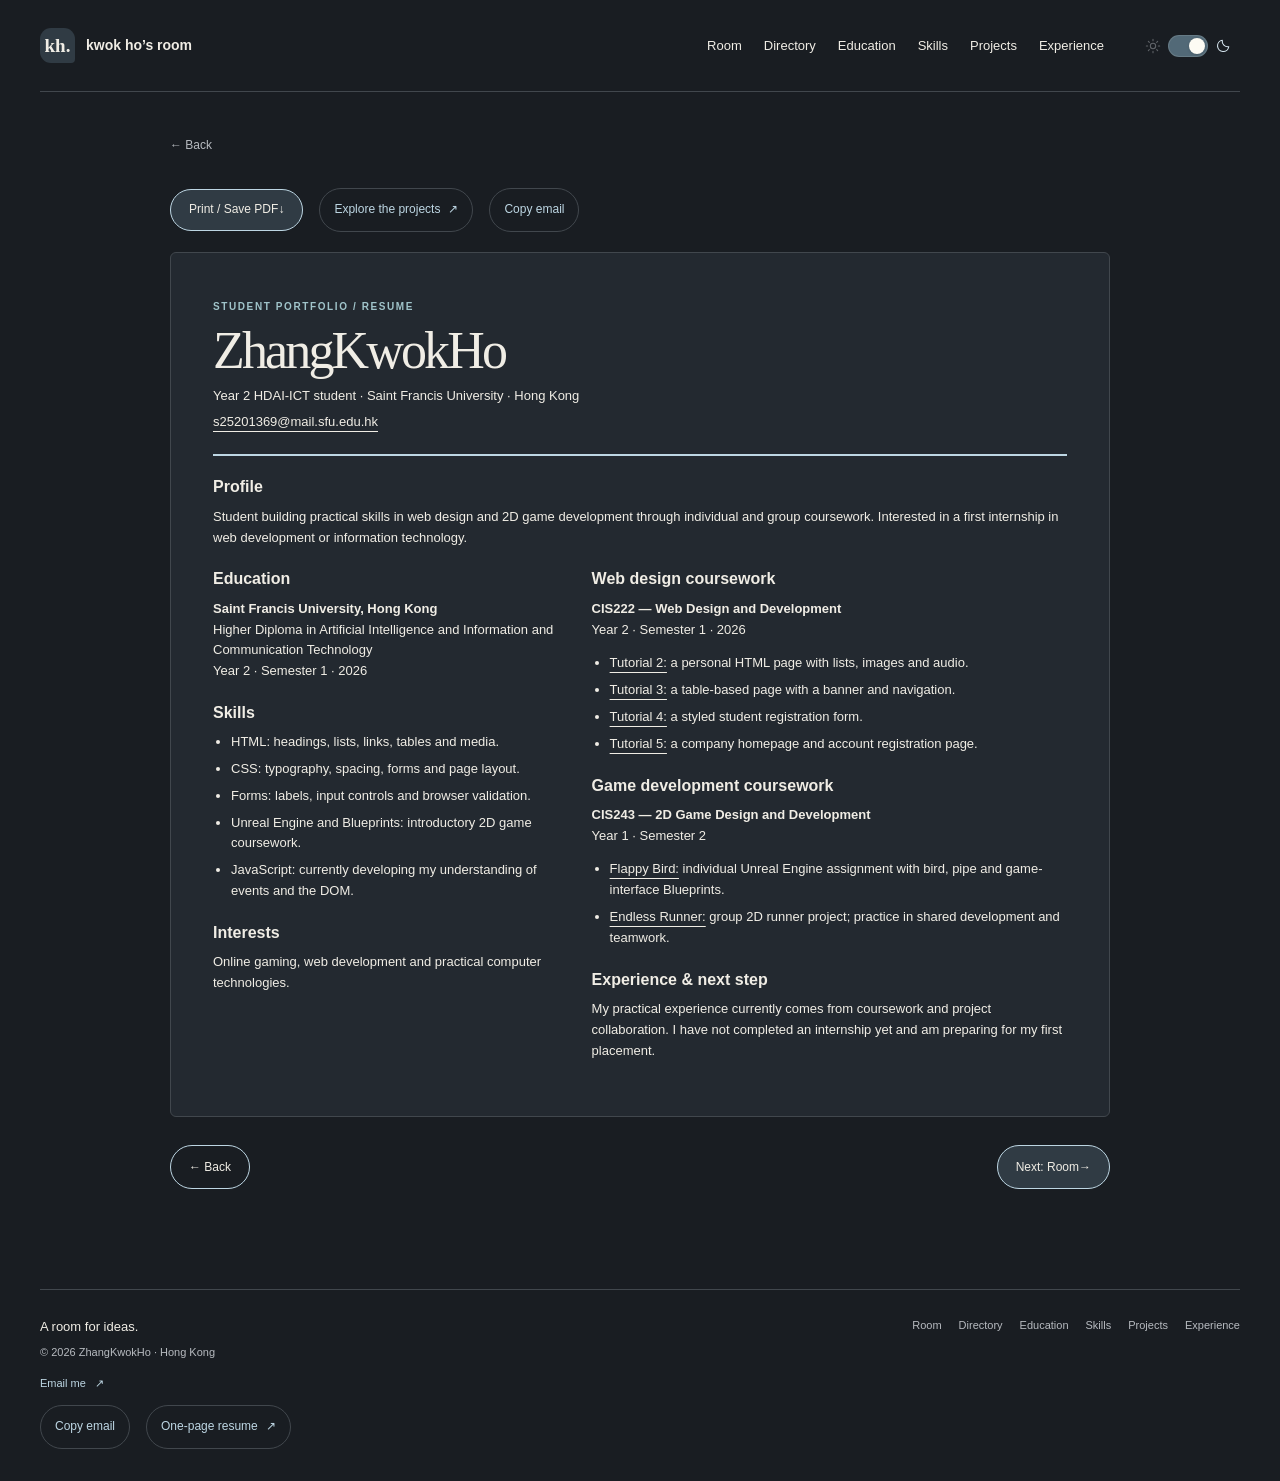
<file: resume.html>
<!DOCTYPE html>
<html lang="en">
<head>
  <meta charset="utf-8">
  <meta name="viewport" content="width=device-width, initial-scale=1">
  <meta name="description" content="ZhangKwokHo’s personal portfolio: education, experience, skills and course projects, explored through a small study room.">
  <meta name="color-scheme" content="dark light">
  <title>Resume — ZhangKwokHo</title>
  <link rel="icon" href="images/favicon.svg" type="image/svg+xml">
  <link rel="stylesheet" href="style.css?v=20261018-review2">
  <script src="script.js?v=20261017-review1" defer></script>
  <script src="navigation.js?v=20261018-features1" data-room-page="resume.html" data-room-root="" defer></script>
  <link rel="stylesheet" href="portfolio-tools.css?v=20261023-polish1">
  <script src="portfolio-tools.js?v=20261023-delivery1" defer></script>
</head>
<body class="night resume-page">
<a class="skip-link" href="#main-content">Skip to content</a>
<header class="site-header">
  <a class="brand" href="index.html" aria-label="Kwok Ho’s room — home"><span class="brand-mark" aria-hidden="true">kh.</span><span>kwok ho’s room</span></a>
  <nav class="site-nav" id="site-nav" aria-label="Main navigation"><a href="index.html">Room</a>
<a href="sitemap.html">Directory</a>
<a href="education.html">Education</a>
<a href="skills.html">Skills</a>
<a href="projects.html">Projects</a>
<a href="experience.html">Experience</a></nav>
  <button class="theme-toggle" type="button" aria-label="Night mode" aria-pressed="true" title="Switch to day mode" hidden><svg class="theme-sun" viewBox="0 0 24 24" fill="none" stroke="currentColor" stroke-width="1.6" stroke-linecap="round" aria-hidden="true"><circle cx="12" cy="12" r="4"></circle><path d="M12 2v2m0 16v2M2 12h2m16 0h2M5 5l1.5 1.5m11 11L19 19M5 19l1.5-1.5m11-11L19 5"></path></svg><span class="theme-switch" aria-hidden="true"><span class="theme-thumb"></span></span><svg class="theme-moon" viewBox="0 0 24 24" fill="none" stroke="currentColor" stroke-width="1.6" stroke-linecap="round" stroke-linejoin="round" aria-hidden="true"><path d="M20.7 13.1A8.5 8.5 0 0 1 10.9 3.3 8.5 8.5 0 1 0 20.7 13.1Z"></path></svg><span class="theme-label">Night</span></button>
  <button class="menu-toggle" type="button" aria-controls="site-nav" aria-expanded="false" aria-label="Open navigation" hidden>Menu</button>
</header>
<main class="page-main resume-main" id="main-content">
  <a class="back-room" data-room-back href="index.html#about">← Back</a>
  <div class="resume-actions"><button class="button" type="button" data-print-resume hidden>Print / Save PDF <span aria-hidden="true">↓</span></button><a class="tool-button" href="projects.html">Explore the projects <span aria-hidden="true">↗</span></a><button class="tool-button" type="button" data-copy-email="s25201369@mail.sfu.edu.hk" hidden>Copy email</button></div>
  <article class="resume-paper" aria-labelledby="resume-name">
    <header class="resume-contact"><p class="section-label">STUDENT PORTFOLIO / RESUME</p><h1 id="resume-name">ZhangKwokHo</h1><p>Year 2 HDAI-ICT student · Saint Francis University · Hong Kong</p><address><a href="mailto:s25201369@mail.sfu.edu.hk">s25201369@mail.sfu.edu.hk</a></address><p class="resume-print-url">Portfolio: <a href="index.html" id="resume-portfolio-url">Portfolio website</a></p></header>
    <section aria-labelledby="resume-profile"><h2 id="resume-profile">Profile</h2><p>Student building practical skills in web design and 2D game development through individual and group coursework. Interested in a first internship in web development or information technology.</p></section>
    <div class="resume-columns">
      <div>
        <section aria-labelledby="resume-education"><h2 id="resume-education">Education</h2><p><strong>Saint Francis University, Hong Kong</strong><br>Higher Diploma in Artificial Intelligence and Information and Communication Technology<br>Year 2 · Semester 1 · 2026</p></section>
        <section aria-labelledby="resume-skills"><h2 id="resume-skills">Skills</h2><ul><li>HTML: headings, lists, links, tables and media.</li><li>CSS: typography, spacing, forms and page layout.</li><li>Forms: labels, input controls and browser validation.</li><li>Unreal Engine and Blueprints: introductory 2D game coursework.</li><li>JavaScript: currently developing my understanding of events and the DOM.</li></ul></section>
        <section aria-labelledby="resume-interests"><h2 id="resume-interests">Interests</h2><p>Online gaming, web development and practical computer technologies.</p></section>
      </div>
      <div>
        <section aria-labelledby="resume-web"><h2 id="resume-web">Web design coursework</h2><p><strong>CIS222 — Web Design and Development</strong><br>Year 2 · Semester 1 · 2026</p><ul><li><a href="projects.html#tutorial-02">Tutorial 2:</a> a personal HTML page with lists, images and audio.</li><li><a href="projects.html#tutorial-03">Tutorial 3:</a> a table-based page with a banner and navigation.</li><li><a href="projects.html#tutorial-04">Tutorial 4:</a> a styled student registration form.</li><li><a href="projects.html#tutorial-05">Tutorial 5:</a> a company homepage and account registration page.</li></ul></section>
        <section aria-labelledby="resume-games"><h2 id="resume-games">Game development coursework</h2><p><strong>CIS243 — 2D Game Design and Development</strong><br>Year 1 · Semester 2</p><ul><li><a href="projects.html#game-flappy">Flappy Bird:</a> individual Unreal Engine assignment with bird, pipe and game-interface Blueprints.</li><li><a href="projects.html#game-endless">Endless Runner:</a> group 2D runner project; practice in shared development and teamwork.</li></ul></section>
        <section aria-labelledby="resume-experience"><h2 id="resume-experience">Experience &amp; next step</h2><p>My practical experience currently comes from coursework and project collaboration. I have not completed an internship yet and am preparing for my first placement.</p></section>
      </div>
    </div>
  </article>
  <nav class="page-reading-nav" aria-label="Continue reading" style="display: flex; flex-wrap: wrap; align-items: center; justify-content: space-between; gap: 16px;">
    <a class="button button-secondary page-back" data-room-back href="index.html#about">← Back</a>
    <a class="button page-back" href="index.html" rel="next">Next: Room <span aria-hidden="true">→</span></a>
  </nav>
</main>
<footer class="site-footer">
  <div><p class="footer-title">A room for ideas.</p><p class="footer-copy">© 2026 ZhangKwokHo · Hong Kong</p><a class="footer-contact" href="mailto:s25201369@mail.sfu.edu.hk">Email me <span aria-hidden="true">↗</span></a><div class="footer-tools"><button class="tool-button" type="button" data-copy-email="s25201369@mail.sfu.edu.hk" hidden>Copy email</button><a class="tool-button" href="resume.html">One-page resume <span aria-hidden="true">↗</span></a></div><p class="tool-message" id="site-tool-status" role="status" aria-live="polite"></p></div>
  <nav class="footer-nav" aria-label="Footer navigation"><a href="index.html">Room</a>
<a href="sitemap.html">Directory</a>
<a href="education.html">Education</a>
<a href="skills.html">Skills</a>
<a href="projects.html">Projects</a>
<a href="experience.html">Experience</a></nav>
</footer>
</body>
</html>
</file>
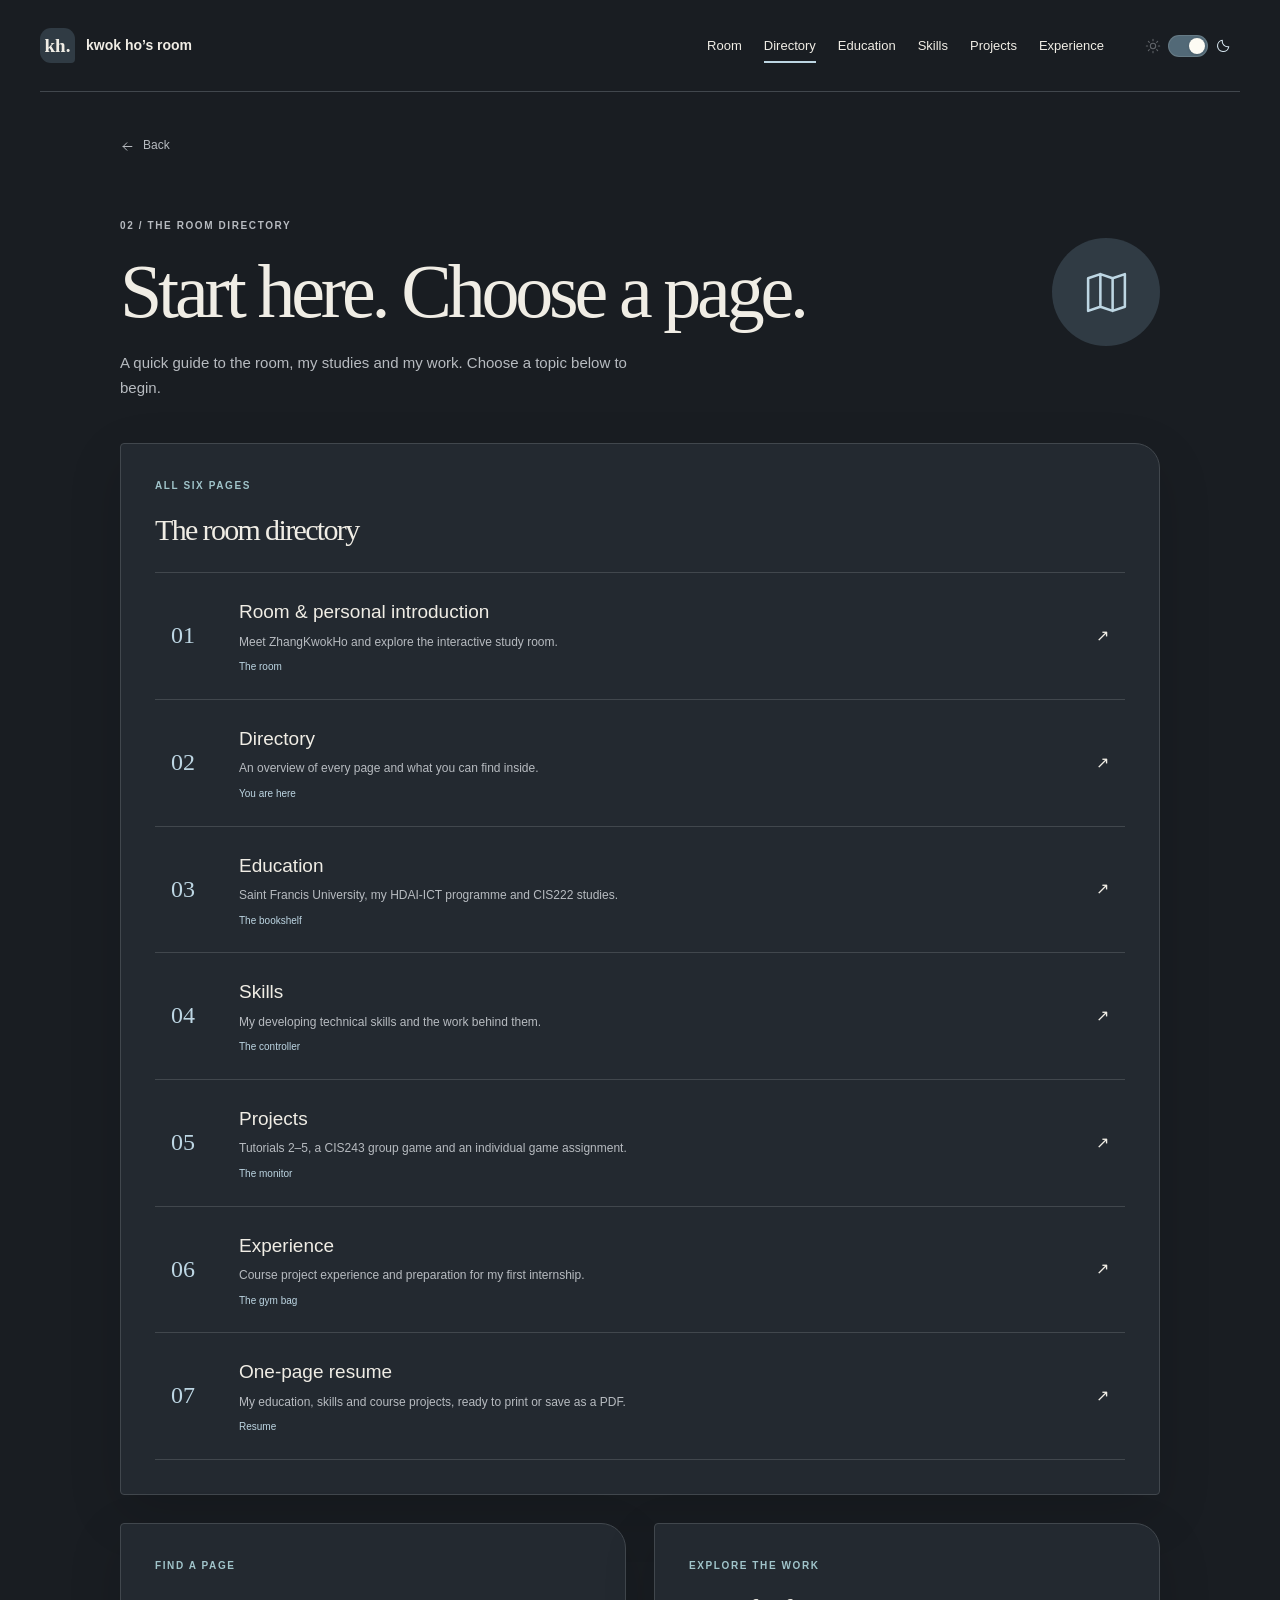
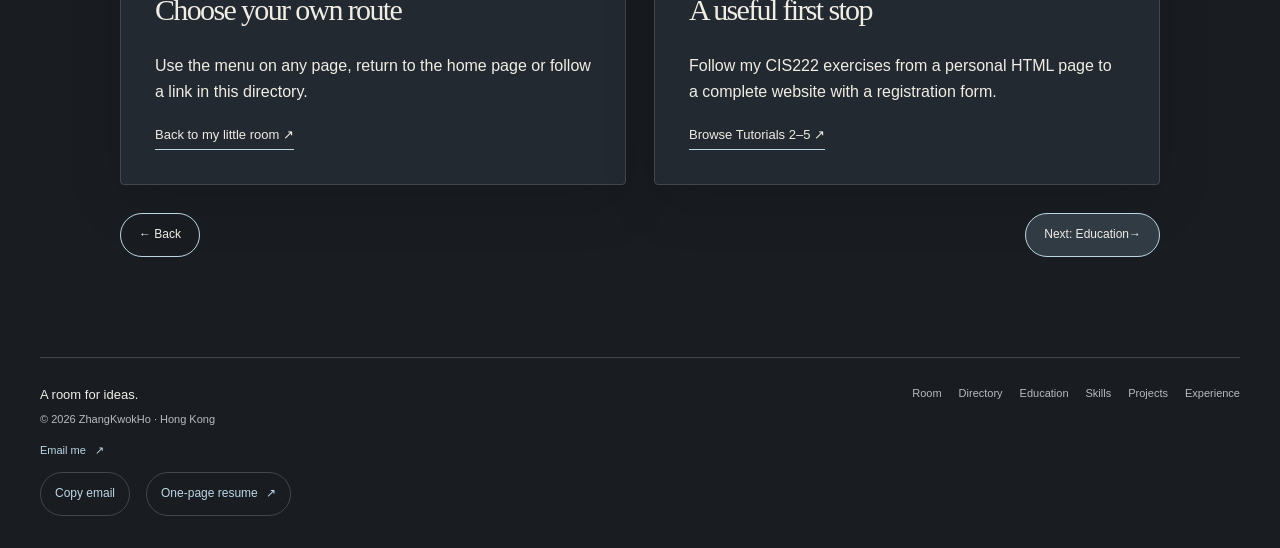
<file: sitemap.html>
<!DOCTYPE html>
<html lang="en">
<head>
  <meta charset="utf-8">
  <meta name="viewport" content="width=device-width, initial-scale=1">
  <meta name="description" content="ZhangKwokHo’s personal portfolio: education, experience, skills and course projects, explored through a small study room.">
  <meta name="color-scheme" content="dark light">
  <title>Site Map — ZhangKwokHo</title>
  <link rel="icon" href="images/favicon.svg" type="image/svg+xml">
  <link rel="stylesheet" href="style.css?v=20261018-review2">
  <script src="script.js?v=20261017-review1" defer></script>
  <script src="navigation.js?v=20261018-features1" data-room-page="sitemap.html" data-room-root="" defer></script>
  <link rel="stylesheet" href="portfolio-tools.css?v=20261023-polish1">
  <script src="portfolio-tools.js?v=20261023-delivery1" defer></script>
</head>
<body class="night">
<a class="skip-link" href="#main-content">Skip to content</a>
<header class="site-header">
  <a class="brand" href="index.html" aria-label="Kwok Ho’s room — home"><span class="brand-mark" aria-hidden="true">kh.</span><span>kwok ho’s room</span></a>
  <nav class="site-nav" id="site-nav" aria-label="Main navigation"><a href="index.html">Room</a>
<a href="sitemap.html" aria-current="page">Directory</a>
<a href="education.html">Education</a>
<a href="skills.html">Skills</a>
<a href="projects.html">Projects</a>
<a href="experience.html">Experience</a></nav>
  <button class="theme-toggle" type="button" aria-label="Night mode" aria-pressed="true" title="Switch to day mode" hidden><svg class="theme-sun" viewBox="0 0 24 24" fill="none" stroke="currentColor" stroke-width="1.6" stroke-linecap="round" aria-hidden="true"><circle cx="12" cy="12" r="4"></circle><path d="M12 2v2m0 16v2M2 12h2m16 0h2M5 5l1.5 1.5m11 11L19 19M5 19l1.5-1.5m11-11L19 5"></path></svg><span class="theme-switch" aria-hidden="true"><span class="theme-thumb"></span></span><svg class="theme-moon" viewBox="0 0 24 24" fill="none" stroke="currentColor" stroke-width="1.6" stroke-linecap="round" stroke-linejoin="round" aria-hidden="true"><path d="M20.7 13.1A8.5 8.5 0 0 1 10.9 3.3 8.5 8.5 0 1 0 20.7 13.1Z"></path></svg><span class="theme-label">Night</span></button>
  <button class="menu-toggle" type="button" aria-controls="site-nav" aria-expanded="false" aria-label="Open navigation" hidden>Menu</button>
</header>
<main class="page-main" id="main-content">
  <a class="back-room" data-room-back href="index.html#tour-map"><svg class="" viewBox="0 0 24 24" fill="none" stroke="currentColor" stroke-width="1.6" stroke-linecap="round" stroke-linejoin="round" aria-hidden="true"><path d="M19 12H5m6-6-6 6 6 6"></path></svg><span>Back</span></a>
  <div class="page-heading">
    <div><p class="eyebrow">02 / THE ROOM DIRECTORY</p><h1>Start here. Choose a page.</h1><p class="page-intro">A quick guide to the room, my studies and my work. Choose a topic below to begin.</p></div>
    <div class="page-symbol" aria-hidden="true"><svg class="" viewBox="0 0 24 24" fill="none" stroke="currentColor" stroke-width="1.6" stroke-linecap="round" stroke-linejoin="round" aria-hidden="true"><path d="m3 5 6-2 6 2 6-2v16l-6 2-6-2-6 2zM9 3v16m6-14v16"></path></svg></div>
  </div>
  <!-- Directory order follows the main menu. -->
  
<section data-reveal class="content-panel wide" aria-labelledby="sitemap-title">
  <p class="section-label">ALL SIX PAGES</p>
  <h2 id="sitemap-title">The room directory</h2>
  <ol class="map-list">
<li><a class="map-link" href="index.html"><span class="map-number">01</span><span class="map-copy"><strong>Room &amp; personal introduction</strong><span>Meet ZhangKwokHo and explore the interactive study room.</span><span class="map-route">The room</span></span><span aria-hidden="true">↗</span></a></li>
<li><a class="map-link" href="sitemap.html" aria-current="page"><span class="map-number">02</span><span class="map-copy"><strong>Directory</strong><span>An overview of every page and what you can find inside.</span><span class="map-route">You are here</span></span><span aria-hidden="true">↗</span></a></li>
<li><a class="map-link" href="education.html"><span class="map-number">03</span><span class="map-copy"><strong>Education</strong><span>Saint Francis University, my HDAI-ICT programme and CIS222 studies.</span><span class="map-route">The bookshelf</span></span><span aria-hidden="true">↗</span></a></li>
<li><a class="map-link" href="skills.html"><span class="map-number">04</span><span class="map-copy"><strong>Skills</strong><span>My developing technical skills and the work behind them.</span><span class="map-route">The controller</span></span><span aria-hidden="true">↗</span></a></li>
<li><a class="map-link" href="projects.html"><span class="map-number">05</span><span class="map-copy"><strong>Projects</strong><span>Tutorials 2–5, a CIS243 group game and an individual game assignment.</span><span class="map-route">The monitor</span></span><span aria-hidden="true">↗</span></a></li>
<li><a class="map-link" href="experience.html"><span class="map-number">06</span><span class="map-copy"><strong>Experience</strong><span>Course project experience and preparation for my first internship.</span><span class="map-route">The gym bag</span></span><span aria-hidden="true">↗</span></a></li>
<li><a class="map-link" href="resume.html"><span class="map-number">07</span><span class="map-copy"><strong>One-page resume</strong><span>My education, skills and course projects, ready to print or save as a PDF.</span><span class="map-route">Resume</span></span><span aria-hidden="true">↗</span></a></li>
</ol>
</section>
<div class="page-grid">
  <section data-reveal class="content-panel" aria-labelledby="sitemap-navigation-title"><p class="section-label">FIND A PAGE</p><h2 id="sitemap-navigation-title">Choose your own route</h2><p>Use the menu on any page, return to the home page or follow a link in this directory.</p><a class="action-link" href="index.html">Back to my little room <span aria-hidden="true">↗</span></a></section>
  <section data-reveal class="content-panel" aria-labelledby="sitemap-reading-title"><p class="section-label">EXPLORE THE WORK</p><h2 id="sitemap-reading-title">A useful first stop</h2><p>Follow my CIS222 exercises from a personal HTML page to a complete website with a registration form.</p><a class="action-link" href="projects.html">Browse Tutorials 2–5 <span aria-hidden="true">↗</span></a></section>
</div>
  <nav class="page-reading-nav" aria-label="Continue reading" style="display: flex; flex-wrap: wrap; align-items: center; justify-content: space-between; gap: 16px;">
    <a class="button button-secondary page-back" data-room-back href="index.html#tour-map">← Back</a>
    <a class="button page-back" href="education.html" rel="next">Next: Education <span aria-hidden="true">→</span></a>
  </nav>
</main>
<footer class="site-footer">
  <div><p class="footer-title">A room for ideas.</p><p class="footer-copy">© 2026 ZhangKwokHo · Hong Kong</p><a class="footer-contact" href="mailto:s25201369@mail.sfu.edu.hk">Email me <span aria-hidden="true">↗</span></a><div class="footer-tools"><button class="tool-button" type="button" data-copy-email="s25201369@mail.sfu.edu.hk" hidden>Copy email</button><a class="tool-button" href="resume.html">One-page resume <span aria-hidden="true">↗</span></a></div><p class="tool-message" id="site-tool-status" role="status" aria-live="polite"></p></div>
  <nav class="footer-nav" aria-label="Footer navigation"><a href="index.html">Room</a>
<a href="sitemap.html">Directory</a>
<a href="education.html">Education</a>
<a href="skills.html">Skills</a>
<a href="projects.html">Projects</a>
<a href="experience.html">Experience</a></nav>
</footer>
</body>
</html>
</file>
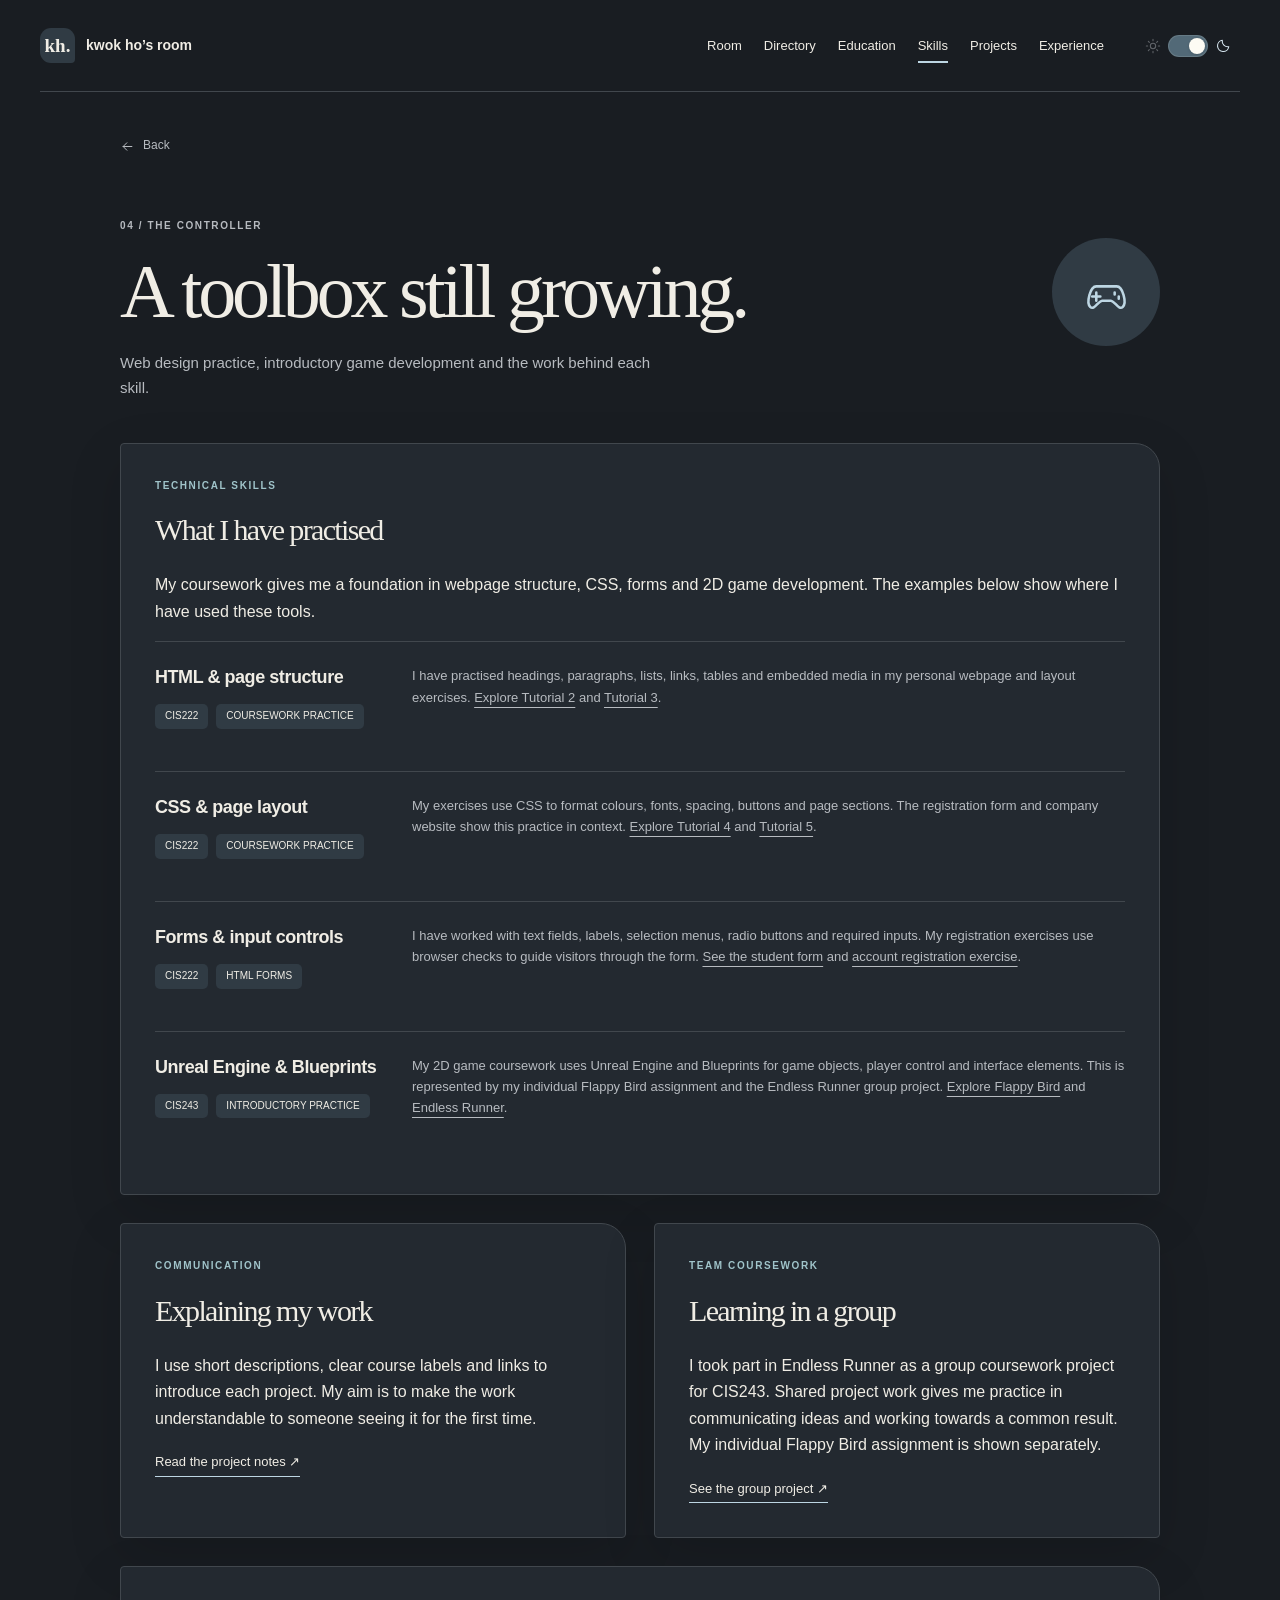
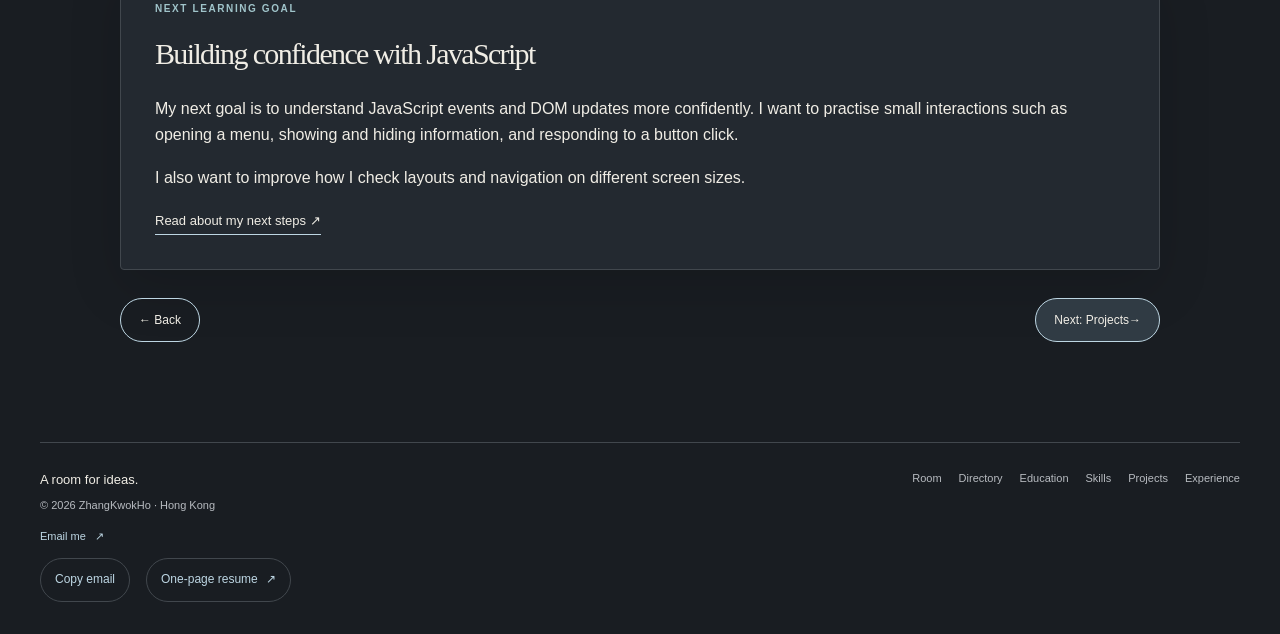
<file: skills.html>
<!DOCTYPE html>
<html lang="en">
<head>
  <meta charset="utf-8">
  <meta name="viewport" content="width=device-width, initial-scale=1">
  <meta name="description" content="ZhangKwokHo’s personal portfolio: education, experience, skills and course projects, explored through a small study room.">
  <meta name="color-scheme" content="dark light">
  <title>Skills — ZhangKwokHo</title>
  <link rel="icon" href="images/favicon.svg" type="image/svg+xml">
  <link rel="stylesheet" href="style.css?v=20261018-review2">
  <script src="script.js?v=20261017-review1" defer></script>
  <script src="navigation.js?v=20261018-features1" data-room-page="skills.html" data-room-root="" defer></script>
  <link rel="stylesheet" href="portfolio-tools.css?v=20261023-polish1">
  <script src="portfolio-tools.js?v=20261023-delivery1" defer></script>
</head>
<body class="night">
<a class="skip-link" href="#main-content">Skip to content</a>
<header class="site-header">
  <a class="brand" href="index.html" aria-label="Kwok Ho’s room — home"><span class="brand-mark" aria-hidden="true">kh.</span><span>kwok ho’s room</span></a>
  <nav class="site-nav" id="site-nav" aria-label="Main navigation"><a href="index.html">Room</a>
<a href="sitemap.html">Directory</a>
<a href="education.html">Education</a>
<a href="skills.html" aria-current="page">Skills</a>
<a href="projects.html">Projects</a>
<a href="experience.html">Experience</a></nav>
  <button class="theme-toggle" type="button" aria-label="Night mode" aria-pressed="true" title="Switch to day mode" hidden><svg class="theme-sun" viewBox="0 0 24 24" fill="none" stroke="currentColor" stroke-width="1.6" stroke-linecap="round" aria-hidden="true"><circle cx="12" cy="12" r="4"></circle><path d="M12 2v2m0 16v2M2 12h2m16 0h2M5 5l1.5 1.5m11 11L19 19M5 19l1.5-1.5m11-11L19 5"></path></svg><span class="theme-switch" aria-hidden="true"><span class="theme-thumb"></span></span><svg class="theme-moon" viewBox="0 0 24 24" fill="none" stroke="currentColor" stroke-width="1.6" stroke-linecap="round" stroke-linejoin="round" aria-hidden="true"><path d="M20.7 13.1A8.5 8.5 0 0 1 10.9 3.3 8.5 8.5 0 1 0 20.7 13.1Z"></path></svg><span class="theme-label">Night</span></button>
  <button class="menu-toggle" type="button" aria-controls="site-nav" aria-expanded="false" aria-label="Open navigation" hidden>Menu</button>
</header>
<main class="page-main" id="main-content">
  <a class="back-room" data-room-back href="index.html#tour-skills"><svg class="" viewBox="0 0 24 24" fill="none" stroke="currentColor" stroke-width="1.6" stroke-linecap="round" stroke-linejoin="round" aria-hidden="true"><path d="M19 12H5m6-6-6 6 6 6"></path></svg><span>Back</span></a>
  <div class="page-heading">
    <div><p class="eyebrow">04 / THE CONTROLLER</p><h1>A toolbox still growing.</h1><p class="page-intro">Web design practice, introductory game development and the work behind each skill.</p></div>
    <div class="page-symbol" aria-hidden="true"><svg class="" viewBox="0 0 24 24" fill="none" stroke="currentColor" stroke-width="1.6" stroke-linecap="round" stroke-linejoin="round" aria-hidden="true"><path d="M7 9h10c3 0 5 8 3 10-2 2-4-3-6-3h-4c-2 0-4 5-6 3C2 17 4 9 7 9zM7 12v4m-2-2h4M16 12v1m2 1v1"></path></svg></div>
  </div>
  
<div class="page-grid">
  <section data-reveal class="content-panel wide" aria-labelledby="skills-technical-title">
    <p class="section-label">TECHNICAL SKILLS</p>
    <h2 id="skills-technical-title">What I have practised</h2>
    <p>My coursework gives me a foundation in webpage structure, CSS, forms and 2D game development. The examples below show where I have used these tools.</p>
    <ul class="skill-list">
      <li class="skill-row"><div><h3>HTML &amp; page structure</h3><div class="tag-list"><span class="tag">CIS222</span><span class="tag">COURSEWORK PRACTICE</span></div></div><p class="skill-description">I have practised headings, paragraphs, lists, links, tables and embedded media in my personal webpage and layout exercises. <a href="projects.html#tutorial-02">Explore Tutorial 2</a> and <a href="projects.html#tutorial-03">Tutorial 3</a>.</p></li>
      <li class="skill-row"><div><h3>CSS &amp; page layout</h3><div class="tag-list"><span class="tag">CIS222</span><span class="tag">COURSEWORK PRACTICE</span></div></div><p class="skill-description">My exercises use CSS to format colours, fonts, spacing, buttons and page sections. The registration form and company website show this practice in context. <a href="projects.html#tutorial-04">Explore Tutorial 4</a> and <a href="projects.html#tutorial-05">Tutorial 5</a>.</p></li>
      <li class="skill-row"><div><h3>Forms &amp; input controls</h3><div class="tag-list"><span class="tag">CIS222</span><span class="tag">HTML FORMS</span></div></div><p class="skill-description">I have worked with text fields, labels, selection menus, radio buttons and required inputs. My registration exercises use browser checks to guide visitors through the form. <a href="projects.html#tutorial-04">See the student form</a> and <a href="projects.html#tutorial-05">account registration exercise</a>.</p></li>
      <li class="skill-row"><div><h3>Unreal Engine &amp; Blueprints</h3><div class="tag-list"><span class="tag">CIS243</span><span class="tag">INTRODUCTORY PRACTICE</span></div></div><p class="skill-description">My 2D game coursework uses Unreal Engine and Blueprints for game objects, player control and interface elements. This is represented by my individual Flappy Bird assignment and the Endless Runner group project. <a href="projects.html#game-flappy">Explore Flappy Bird</a> and <a href="projects.html#game-endless">Endless Runner</a>.</p></li>
    </ul>
  </section>
  <section data-reveal class="content-panel" aria-labelledby="skills-communication-title">
    <p class="section-label">COMMUNICATION</p>
    <h2 id="skills-communication-title">Explaining my work</h2>
    <p>I use short descriptions, clear course labels and links to introduce each project. My aim is to make the work understandable to someone seeing it for the first time.</p>
    <a class="action-link" href="projects.html">Read the project notes <span aria-hidden="true">↗</span></a>
  </section>
  <section data-reveal class="content-panel" aria-labelledby="skills-teamwork-title">
    <p class="section-label">TEAM COURSEWORK</p>
    <h2 id="skills-teamwork-title">Learning in a group</h2>
    <p>I took part in Endless Runner as a group coursework project for CIS243. Shared project work gives me practice in communicating ideas and working towards a common result. My individual Flappy Bird assignment is shown separately.</p>
    <a class="action-link" href="projects.html#game-endless">See the group project <span aria-hidden="true">↗</span></a>
  </section>
  <section data-reveal class="content-panel wide" aria-labelledby="skills-next-title">
    <p class="section-label">NEXT LEARNING GOAL</p>
    <h2 id="skills-next-title">Building confidence with JavaScript</h2>
    <p>My next goal is to understand JavaScript events and DOM updates more confidently. I want to practise small interactions such as opening a menu, showing and hiding information, and responding to a button click.</p>
    <p>I also want to improve how I check layouts and navigation on different screen sizes.</p>
    <a class="action-link" href="experience.html">Read about my next steps <span aria-hidden="true">↗</span></a>
  </section>
</div>
  <nav class="page-reading-nav" aria-label="Continue reading" style="display: flex; flex-wrap: wrap; align-items: center; justify-content: space-between; gap: 16px;">
    <a class="button button-secondary page-back" data-room-back href="index.html#tour-skills">← Back</a>
    <a class="button page-back" href="projects.html" rel="next">Next: Projects <span aria-hidden="true">→</span></a>
  </nav>
</main>
<footer class="site-footer">
  <div><p class="footer-title">A room for ideas.</p><p class="footer-copy">© 2026 ZhangKwokHo · Hong Kong</p><a class="footer-contact" href="mailto:s25201369@mail.sfu.edu.hk">Email me <span aria-hidden="true">↗</span></a><div class="footer-tools"><button class="tool-button" type="button" data-copy-email="s25201369@mail.sfu.edu.hk" hidden>Copy email</button><a class="tool-button" href="resume.html">One-page resume <span aria-hidden="true">↗</span></a></div><p class="tool-message" id="site-tool-status" role="status" aria-live="polite"></p></div>
  <nav class="footer-nav" aria-label="Footer navigation"><a href="index.html">Room</a>
<a href="sitemap.html">Directory</a>
<a href="education.html">Education</a>
<a href="skills.html">Skills</a>
<a href="projects.html">Projects</a>
<a href="experience.html">Experience</a></nav>
</footer>
</body>
</html>
</file>
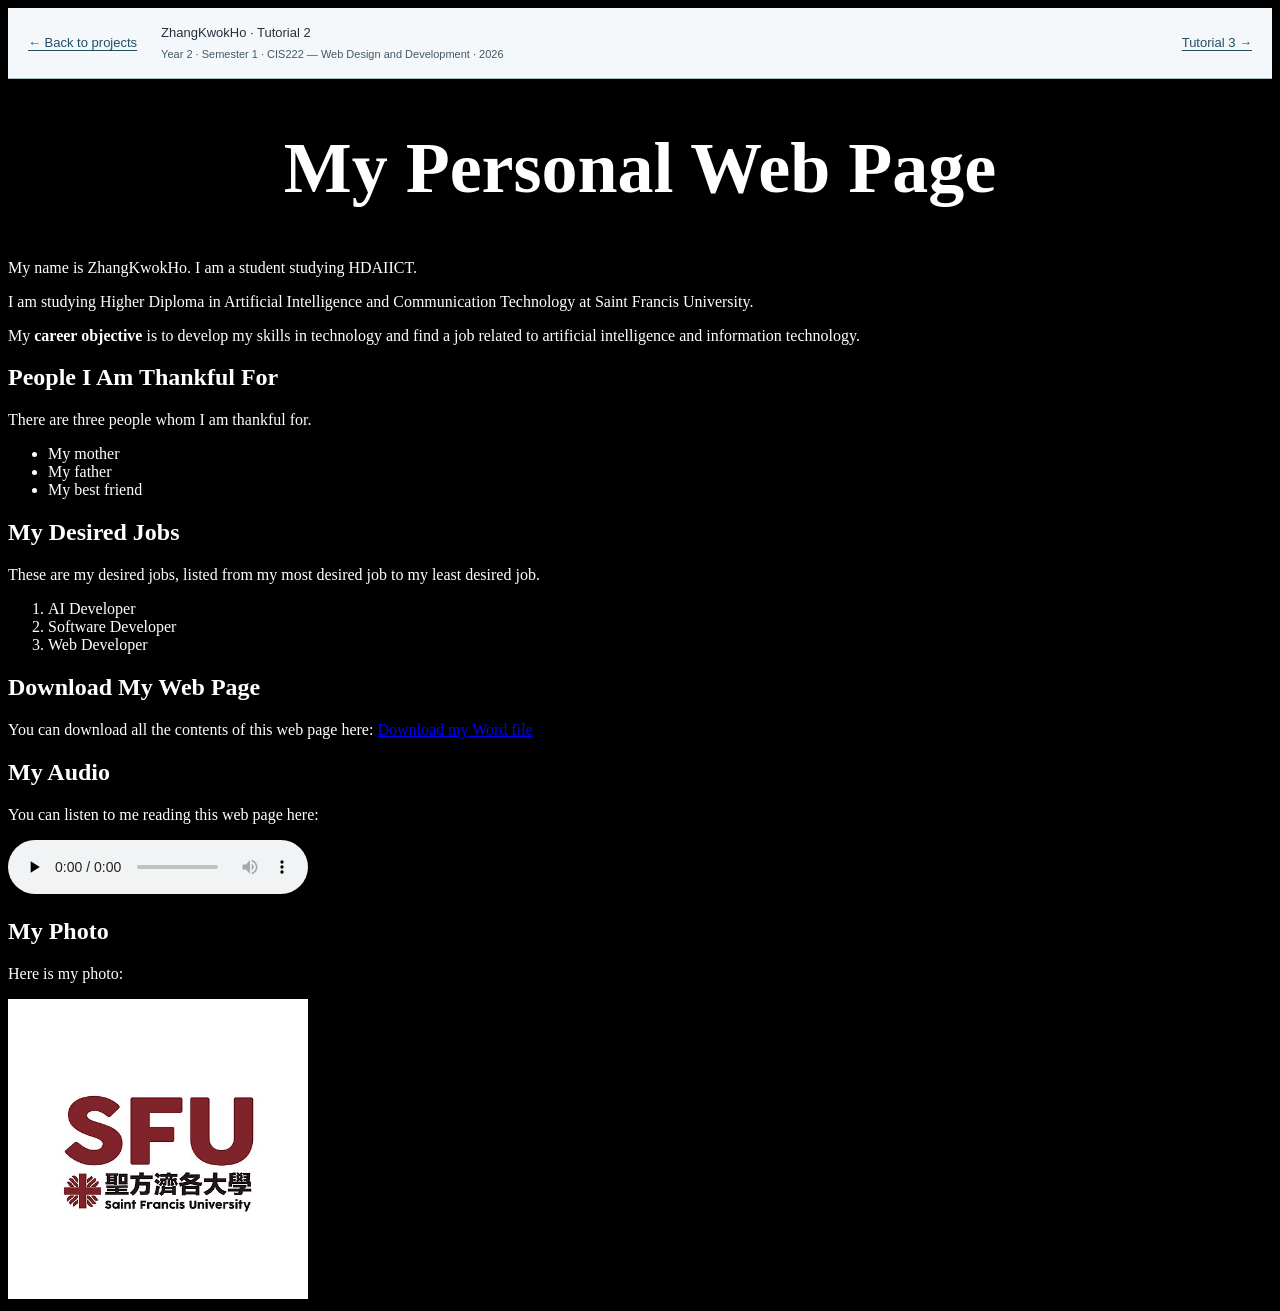
<file: coursework/tutorial-02/index-dark.html>
<!DOCTYPE html>
<html lang="en">

<head>
    <meta charset="UTF-8">
    <title>My Personal Web Page</title>
<meta name="viewport" content="width=device-width, initial-scale=1">
<link rel="stylesheet" href="../coursework.css?v=20261018-features1">
<script src="../coursework.js?v=20261018-features1" defer></script>
<script src="../../navigation.js?v=20261018-features1" data-room-page="coursework/tutorial-02/index-dark.html" data-room-root="../../" defer></script>
</head>

<body class="coursework-demo tutorial-2" style="background-color: black; color: white;">
<div class="coursework-toolbar"><a href="../../projects.html#tutorial-02">← Back to projects</a><span>ZhangKwokHo · Tutorial 2<small class="coursework-course">Year 2 · Semester 1 · CIS222 — Web Design and Development · 2026</small></span><nav aria-label="Coursework navigation"><a href="../tutorial-03/website.html">Tutorial 3 →</a></nav></div>

<h1 style="text-align:center;">My Personal Web Page</h1>

    <p>My name is ZhangKwokHo. I am a student studying HDAIICT.</p>

    <p>I am studying Higher Diploma in Artificial Intelligence and Communication Technology at Saint Francis University.</p>

    <p>My <span style="font-weight:bold;">career objective</span> is to develop my skills in technology and find a job related to artificial intelligence and information technology.</p>

    <h2>People I Am <span style="font-weight:bold;">Thankful</span> For</h2>

    <p>There are three people whom I am thankful for.</p>

    <ul>
        <li>My mother</li>
        <li>My father</li>
        <li>My best friend</li>
    </ul>

<h2>My <span style="font-weight:bold;">Desired Jobs</span></h2>

    <p>These are my desired jobs, listed from my most desired job to my least desired job.</p>

    <ol>
        <li>AI Developer</li>
        <li>Software Developer</li>
        <li>Web Developer</li>
    </ol>

    <h2>Download My Web Page</h2>

<p>
    You can download all the contents of this web page here:
    <a href="./file/My Personal Web Page.docx" download>Download my Word file</a>
</p>

<h2>My Audio</h2>

<p>You can listen to me reading this web page here:</p>
<audio controls preload="none">
        <source src="./audio/audio.mp3" type="audio/mpeg">
        Your browser does not support audio.
    </audio> 

<h2>My Photo</h2>

<p>
    Here is my photo:
</p>

<img src="./images/Photo.jpg" alt="My photo" style="width:300px;">

</body>

</html>
</file>
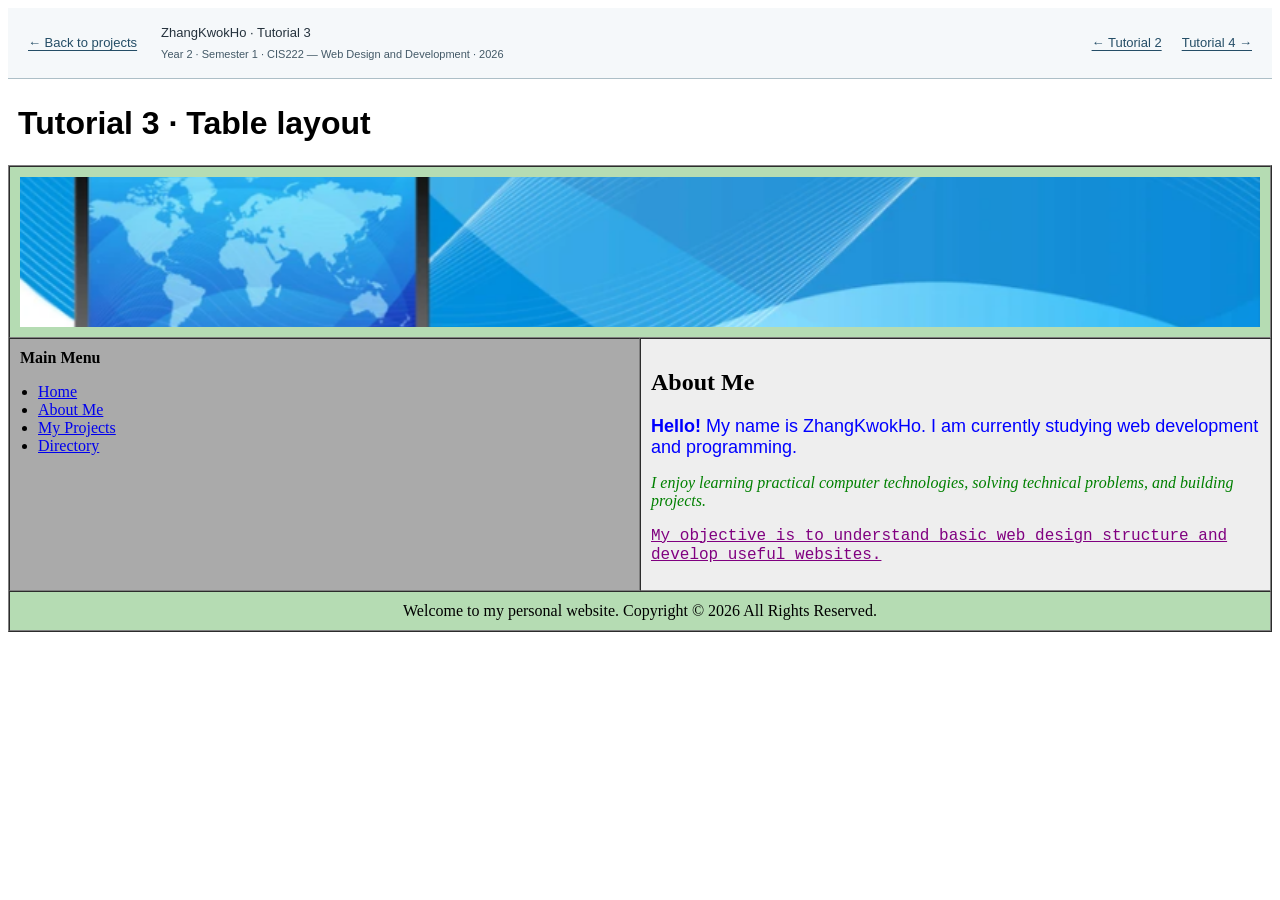
<file: coursework/tutorial-03/website.html>
<!DOCTYPE html>
<html lang="en">
   <head>
<meta charset="utf-8">
      <title>Tutorial 3 · Table Layout</title>
   <meta name="viewport" content="width=device-width, initial-scale=1">
<link rel="stylesheet" href="../coursework.css?v=20261018-features1">
<script src="../coursework.js?v=20261018-features1" defer></script>
<script src="../../navigation.js?v=20261018-features1" data-room-page="coursework/tutorial-03/website.html" data-room-root="../../" defer></script>
</head>
   <body class="coursework-demo tutorial-3">
<div class="coursework-toolbar"><a href="../../projects.html#tutorial-03">← Back to projects</a><span>ZhangKwokHo · Tutorial 3<small class="coursework-course">Year 2 · Semester 1 · CIS222 — Web Design and Development · 2026</small></span><nav aria-label="Coursework navigation"><a href="../tutorial-02/index.html">← Tutorial 2</a><a href="../tutorial-04/index.html">Tutorial 4 →</a></nav></div>

      <h1 class="coursework-title">Tutorial 3 · Table layout</h1>
<table id="top" width="100%" border="1" cellpadding="10" cellspacing="0">
         
         <tr>
            <td colspan="2" bgcolor="#b5dcb3" align="center">
               <img src="banner.jpg" width="100%" height="150" alt="Banner Image">
            </td>
         </tr>

         <tr valign="top">
            <td width="25%" bgcolor="#aaaaaa">
               <b>Main Menu</b>
               <ul>
                  <li><a href="#top">Home</a></li>
                  <li><a href="#about-me">About Me</a></li>
                  <li><a href="../../projects.html#coursework">My Projects</a></li>
                  <li><a href="../../sitemap.html">Directory</a></li>
               </ul>
            </td>

            <td width="75%" bgcolor="#eeeeee">
               <h2 id="about-me">About Me</h2>

               <p>
                  <font face="Arial" color="blue" size="4">
                     <b>Hello!</b> My name is ZhangKwokHo. I am currently studying web development and programming.
                  </font>
               </p>

               <p>
                  <font face="Times New Roman" color="green" size="3">
                     <i>I enjoy learning practical computer technologies, solving technical problems, and building projects.</i>
                  </font>
               </p>

               <p>
                  <font face="Courier New" color="purple" size="3">
                     <u>My objective is to understand basic web design structure and develop useful websites.</u>
                  </font>
               </p>
            </td>
         </tr>

         <tr>
            <td colspan="2" bgcolor="#b5dcb3">
               <center>
                  Welcome to my personal website. Copyright &copy; 2026 All Rights Reserved.
               </center>
            </td>
         </tr>

      </table>

   </body>
</html>
</file>
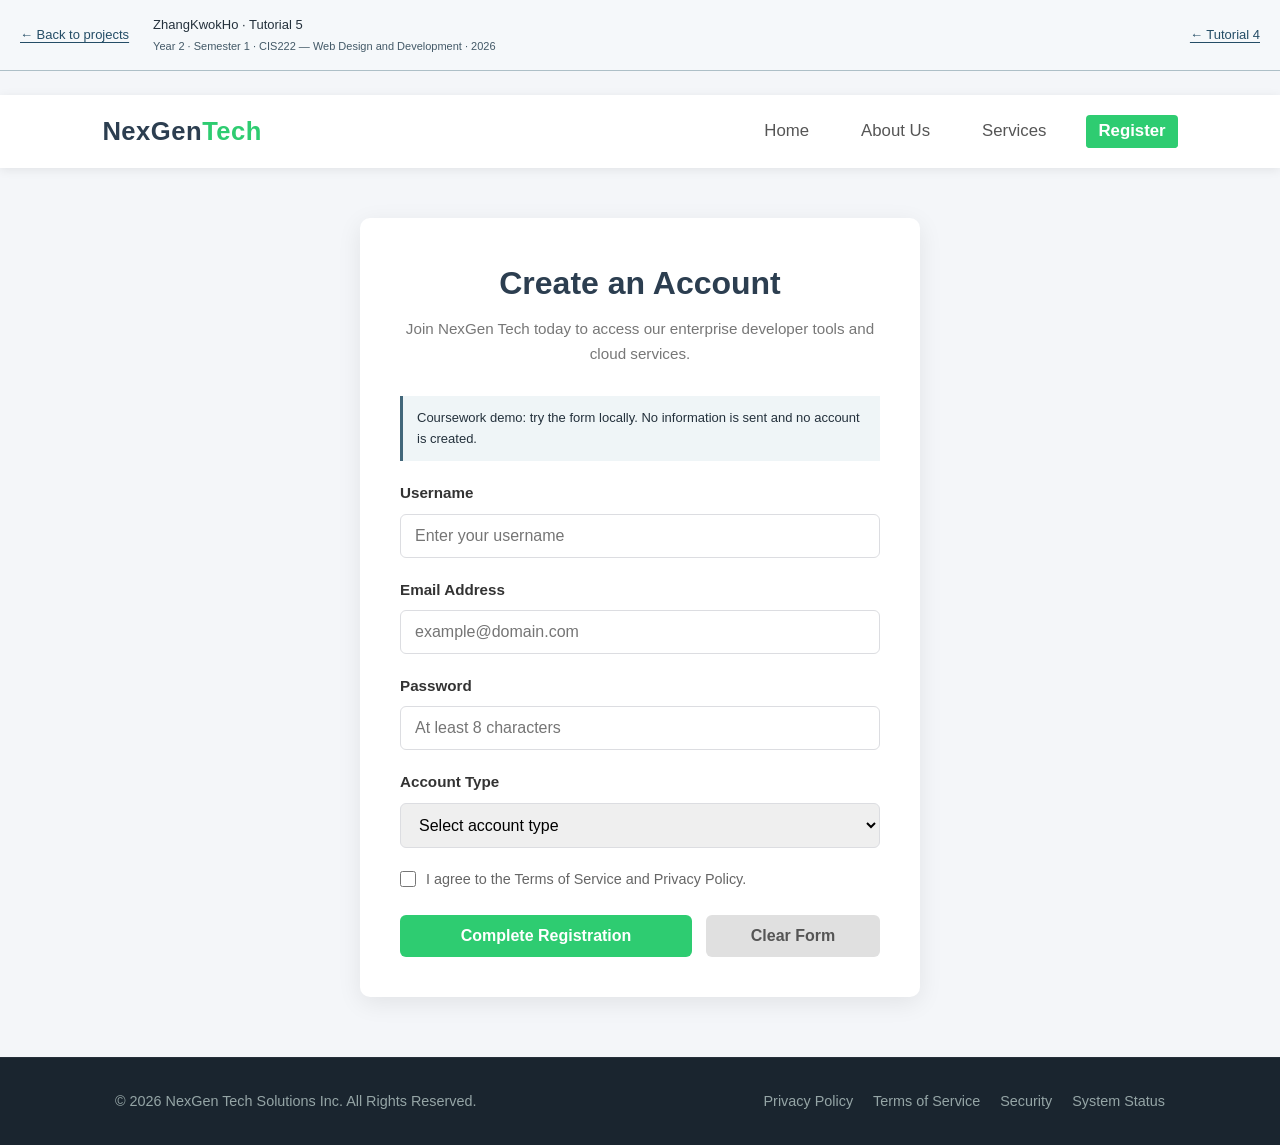
<file: coursework/tutorial-05/register.html>
<!DOCTYPE html>
<html lang="en">
<head>
  <meta charset="UTF-8">
  <meta name="viewport" content="width=device-width, initial-scale=1.0">
  <title>Account Registration - NexGen Tech Solutions</title>
  <link rel="stylesheet" href="style.css">
<link rel="stylesheet" href="../coursework.css?v=20261018-features1">
<script src="../coursework.js?v=20261018-features1" defer></script>
<script src="../../navigation.js?v=20261018-features1" data-room-page="coursework/tutorial-05/register.html" data-room-root="../../" defer></script>
</head>
<body class="coursework-demo tutorial-5">
<div class="coursework-toolbar"><a href="../../projects.html#tutorial-05">← Back to projects</a><span>ZhangKwokHo · Tutorial 5<small class="coursework-course">Year 2 · Semester 1 · CIS222 — Web Design and Development · 2026</small></span><nav aria-label="Coursework navigation"><a href="../tutorial-04/index.html">← Tutorial 4</a></nav></div>

  <!-- Navigation Bar -->
  <header class="header">
    <div class="logo">NexGen<span>Tech</span></div>
    <nav>
      <ul class="nav-links">
        <li><a href="index.html">Home</a></li>
        <li><a href="index.html#about">About Us</a></li>
        <li><a href="index.html#services">Services</a></li>
        <li><a href="register.html" class="nav-btn active">Register</a></li>
      </ul>
    </nav>
  </header>

  <!-- Registration Form Wrapper -->
  <main class="form-wrapper">
    <div class="form-card">
      <div class="form-header">
        <h1>Create an Account</h1>
        <p>Join NexGen Tech today to access our enterprise developer tools and cloud services.</p>
      </div>

      <p class="coursework-demo-note">Coursework demo: try the form locally. No information is sent and no account is created.</p>
<form onsubmit="return false;" class="register-form">
        <!-- Username Field -->
        <div class="form-group">
          <label for="username">Username</label>
          <input type="text" id="username" name="username" placeholder="Enter your username" required>
        </div>

        <!-- Email Field -->
        <div class="form-group">
          <label for="email">Email Address</label>
          <input type="email" id="email" name="email" placeholder="example@domain.com" required>
        </div>

        <!-- Password Field -->
        <div class="form-group">
          <label for="password">Password</label>
          <input type="password" id="password" name="password" placeholder="At least 8 characters" required>
        </div>

        <!-- Account Type Selection -->
        <div class="form-group">
          <label for="account-type">Account Type</label>
          <select id="account-type" name="account_type" required>
            <option value="" disabled selected>Select account type</option>
            <option value="individual">Individual Developer</option>
            <option value="corporate">Corporate / Business</option>
            <option value="student">Academic / Student</option>
          </select>
        </div>

        <!-- Terms and Conditions Checkbox -->
        <div class="form-group-checkbox">
          <input type="checkbox" id="terms" name="terms" required>
          <label for="terms">I agree to the <span>Terms of Service</span> and Privacy Policy.</label>
        </div>

        <!-- Form Action Buttons -->
        <div class="form-actions">
          <button type="submit" class="btn btn-submit">Complete Registration</button>
          <button type="reset" class="btn btn-reset">Clear Form</button>
        </div>
      <p id="demo-result" class="coursework-result" role="status" aria-live="polite"></p>
</form>
    </div>
  </main>

  <!-- Footer -->
  <footer class="footer">
    <div class="footer-content">
      <p>&copy; 2026 NexGen Tech Solutions Inc. All Rights Reserved.</p>
      <div class="footer-links">
        <span>Privacy Policy</span>
        <span>Terms of Service</span>
        <span>Security</span>
        <span>System Status</span>
      </div>
    </div>
  </footer>

</body>
</html>
</file>
<file: style.css>
/* Shared stylesheet. Colours and spacing can be changed here. */
:root {
  color-scheme: light;
  --paper: #eae9e5;
  --surface: #f9f8f4;
  --ink: #3d4140;
  --muted: #62655e;
  --line: #dcd5cd;
  --sage: #56737b;
  --lavender: #dce3e5;
  --peach: #d9dedc;
  --accent: #486e80;
  --shadow: 0 18px 54px #6d584313;
}
* { box-sizing: border-box; }
html { scroll-behavior: smooth; scroll-padding-top: 32px; }
body { margin: 0; color: var(--ink); background: var(--paper); font-family: 'Segoe UI', Arial, sans-serif; font-size: 16px; line-height: 1.65; transition: background-color .45s, color .45s; }
body.night { color-scheme: dark; --paper: #191d22; --surface: #232930; --ink: #f0ede5; --muted: #b7bbc0; --line: #41474d; --sage: #a0c4ca; --lavender: #303b44; --peach: #384044; --accent: #bdd6e3; --shadow: 0 18px 54px #0002; }
a { color: inherit; text-decoration-thickness: 1px; text-underline-offset: 5px; }
button, input, select, textarea { font: inherit; }
button { color: inherit; cursor: pointer; }
button, a { -webkit-tap-highlight-color: transparent; }
:focus-visible { outline: 3px solid var(--accent); outline-offset: 5px; }
[hidden] { display: none !important; }
img { display: block; max-width: 100%; }
svg { flex-shrink: 0; }
h1, h2, h3, p { margin-top: 0; }
h1, h2 { font-family: Georgia, 'Times New Roman', serif; font-weight: 400; letter-spacing: -.055em; }
h1 { line-height: 1.06; }
h2 { font-size: clamp(30px, 4vw, 44px); line-height: 1.18; }
h3 { font-size: 20px; line-height: 1.35; font-weight: 600; letter-spacing: -.025em; }
p { margin-bottom: 1em; }
.skip-link { position: fixed; top: 10px; left: 10px; padding: 10px 18px; border-radius: 8px; background: var(--surface); z-index: 100; transform: translateY(-150%); }
.skip-link:focus { transform: translateY(0); }
.site-header { width: min(1280px, calc(100% - 80px)); margin: auto; min-height: 92px; display: flex; align-items: center; gap: 32px; border-bottom: 1px solid var(--line); }
.brand { display: flex; align-items: center; gap: 11px; text-decoration: none; margin-right: auto; white-space: nowrap; font-size: 14px; font-weight: 600; }
.brand-mark { height: 35px; width: 35px; display: flex; align-items: center; justify-content: center; border-radius: 11px 11px 4px 11px; background: var(--lavender); color: var(--ink); font-family: Georgia, serif; font-size: 19px; }
.site-nav { display: flex; gap: 22px; align-items: center; }
.site-nav a { text-decoration: none; font-size: 13px; position: relative; padding: 8px 0; }
.site-nav a::after { content: ''; position: absolute; bottom: 1px; left: 0; width: 100%; height: 2px; background: var(--accent); transform: scaleX(0); transition: transform .2s; }
.site-nav a:hover::after, .site-nav a[aria-current='page']::after { transform: scaleX(1); }
.theme-toggle { position: relative; display: inline-flex; flex-shrink: 0; align-items: center; justify-content: center; gap: 7px; padding: 8px; background: transparent; border: 1px solid transparent; border-radius: 25px; min-height: 44px; }
.theme-toggle svg { display: block; width: 16px; height: 16px; color: var(--muted); opacity: .45; transition: color .2s, opacity .2s; }
.theme-toggle:hover { border-color: var(--accent); background: var(--surface); }
.theme-switch { position: relative; flex-shrink: 0; width: 40px; height: 22px; border: 1px solid #81939970; border-radius: 20px; background: #c5cfd0; transition: background-color .25s; }
.theme-thumb { position: absolute; top: 2px; left: 2px; width: 16px; height: 16px; border-radius: 50%; background: #fdfbf4; box-shadow: 0 1px 3px #0002; transform: translateX(0); transition: transform .25s; }
.theme-toggle[aria-pressed='true'] .theme-switch { background: #526977; }
.theme-toggle[aria-pressed='true'] .theme-thumb { transform: translateX(18px); }
.theme-toggle[aria-pressed='true'] .theme-moon { color: #d9e9f2; opacity: 1; }
.theme-toggle[aria-pressed='false'] .theme-sun { color: #a97520; opacity: 1; }
.theme-label { position: absolute; width: 1px; height: 1px; padding: 0; margin: -1px; overflow: hidden; clip: rect(0, 0, 0, 0); clip-path: inset(50%); white-space: nowrap; border: 0; }
.menu-toggle { border: 1px solid var(--line); border-radius: 8px; padding: 7px 12px; background: var(--surface); }
.room-hero { width: min(1260px, calc(100% - 80px)); margin: auto; position: relative; padding-top: 20px; }
.room-intro { position: absolute; top: 76px; left: 1%; width: 265px; z-index: 2; }
.eyebrow { font-size: 10px; letter-spacing: .16em; text-transform: uppercase; color: var(--muted); font-weight: 600; margin-bottom: 22px; }
.room-intro h1 { font-size: clamp(44px, 4.9vw, 67px); margin-bottom: 23px; }
.room-intro h1 em { color: var(--sage); font-weight: 400; }
.room-intro .intro-copy { font-size: 14px; width: 220px; color: var(--muted); }
.student-note { display: flex; gap: 8px; align-items: center; font-size: 11px; margin-top: 28px; }
.status-dot { width: 6px; height: 6px; border-radius: 50%; background: var(--sage); }
.room-stage { width: min(70vw, 785px); margin-left: auto; margin-right: 1%; }
.room-scene { position: relative; width: 100%; transform-origin: 50% 65%; }
.room-image { width: 100%; height: auto; transition: filter .55s; user-select: none; }
.room-image { filter: brightness(1.12); }
.night .room-image { filter: none; }
.lamp-glow { position: absolute; top: 26.5%; left: 33%; width: 7%; aspect-ratio: 1; border-radius: 50%; pointer-events: none; background: radial-gradient(circle, #ffda8740, #ffda8700 70%); opacity: 0; transition: opacity .4s; }
.night .lamp-glow { opacity: 1; box-shadow: 0 0 65px 18px #ffd58c28; }
.room-hotspot { position: absolute; transform: translate(-50%, -50%); width: 46px; height: 46px; z-index: 3; display: flex; align-items: center; justify-content: center; text-decoration: none; border-radius: 50%; }
.spot-dot { display: flex; align-items: center; justify-content: center; width: 27px; height: 27px; background: #fffcf4e8; border: 1px solid #fff9; box-shadow: 0 3px 15px #45352730; border-radius: 50%; color: #57505b; font-size: 18px; font-weight: 400; line-height: 1; transition: transform .22s, background-color .22s, box-shadow .22s; }
.room-hotspot:hover .spot-dot, .room-hotspot:focus-visible .spot-dot { transform: scale(1.18); background: #d3e1e7; box-shadow: 0 0 0 7px #fff5; }
.night .spot-dot { color: #f3f1ea; background: #252e38e6; border-color: #d6e8f040; }
.night .room-hotspot:hover .spot-dot, .night .room-hotspot:focus-visible .spot-dot { background: #426779; box-shadow: 0 0 0 7px #afd3e023; }
.spot-label { position: absolute; bottom: calc(100% - 2px); left: 50%; transform: translate(-50%, 0); font-size: 11px; line-height: 1.3; font-weight: 600; white-space: nowrap; padding: 7px 11px; border: 1px solid #ffffff80; border-radius: 8px; background: #fff9eeed; color: #51494e; box-shadow: 0 5px 15px #34231915; pointer-events: none; transition: opacity .2s, transform .2s; }
.spot-down .spot-label { bottom: auto; top: calc(100% - 2px); }
.night .spot-label { background: #222b36ef; border-color: #b7d0dc35; color: #f0ede5; }
.js-enabled:not(.show-hints) .spot-label { opacity: 0; transform: translate(-50%, 5px); }
.js-enabled:not(.show-hints) .room-hotspot:hover .spot-label, .js-enabled:not(.show-hints) .room-hotspot:focus .spot-label { opacity: 1; transform: translate(-50%, 0); }
.room-message { color: var(--muted); text-align: center; font-size: 12px; min-height: 22px; margin: -3px 0 15px; }
.room-controls { display: flex; justify-content: center; gap: 10px; margin-bottom: 24px; }
.quiet-button { border: 1px solid var(--line); border-radius: 30px; padding: 5px 13px; font-size: 11px; background: transparent; min-height: 34px; }
.quiet-button:hover { background: var(--surface); border-color: var(--accent); }
.quiet-button:disabled { opacity: .65; cursor: default; }
.scroll-invitation { margin: 14px 0 42px; display: flex; justify-content: center; align-items: center; gap: 12px; font-size: 10px; letter-spacing: .12em; text-transform: uppercase; color: var(--muted); text-decoration: none; }
.scroll-invitation svg { width: 15px; height: 15px; }
.about-section { width: min(1080px, calc(100% - 100px)); margin: 30px auto 100px; padding-top: 74px; border-top: 1px solid var(--line); }
.about-layout { display: flex; gap: 10%; align-items: flex-start; }
.about-copy { flex: 1.1; }
.section-label { margin-bottom: 18px; font-size: 10px; text-transform: uppercase; letter-spacing: .16em; color: var(--sage); font-weight: 600; }
.about-copy h2 { max-width: 480px; }
.about-copy > p:not(.section-label) { max-width: 460px; color: var(--muted); }
.about-facts { flex: 1; background: var(--surface); padding: 30px; border: 1px solid var(--line); border-radius: 4px 28px 4px 4px; box-shadow: var(--shadow); }
.fact-list { margin: 0; }
.fact-row { display: flex; flex-wrap: wrap; gap: 4px 20px; padding: 16px 0; border-bottom: 1px solid var(--line); }
.fact-row:last-child { border-bottom: 0; }
.fact-row dt { width: 78px; flex-shrink: 0; font-size: 11px; color: var(--muted); }
.fact-row dd { margin: 0; flex: 1; font-size: 13px; line-height: 1.65; }
.about-links { display: flex; flex-wrap: wrap; gap: 24px; margin-top: 30px; }
.action-link { display: inline-block; font-size: 13px; text-decoration: none; border-bottom: 1px solid var(--accent); padding-bottom: 3px; }
.action-link:hover { color: var(--accent); }
.small-note { font-size: 12px; color: var(--muted); }
.placeholder-note { font-size: 12px; color: var(--muted); background: var(--lavender); border-radius: 8px; padding: 12px 16px; margin-bottom: 22px; }
.page-main { width: min(1040px, calc(100% - 100px)); margin: 0 auto 100px; }
.back-room { display: inline-flex; align-items: center; gap: 8px; min-height: 44px; font-size: 12px; text-decoration: none; color: var(--muted); margin-top: 32px; }
.page-back { margin-top: 28px; min-height: 44px; }
.back-room:hover { color: var(--accent); }
.back-room svg { width: 15px; height: 15px; }
.page-heading { padding: 50px 0 42px; display: flex; gap: 40px; align-items: flex-start; justify-content: space-between; }
.page-heading > div:first-child { min-width: 0; overflow-wrap: break-word; }
.page-heading .eyebrow { margin-bottom: 16px; }
.page-heading h1 { font-size: clamp(42px, 6.4vw, 76px); margin-bottom: 20px; }
.page-heading .page-intro { color: var(--muted); font-size: 15px; max-width: 550px; margin-bottom: 0; }
.page-symbol { background: var(--lavender); color: var(--accent); border-radius: 50%; width: 108px; height: 108px; display: flex; align-items: center; justify-content: center; flex-shrink: 0; margin-top: 20px; }
.page-symbol svg { width: 49px; height: 49px; stroke-width: 1.25; }
.page-grid { display: flex; gap: 28px; flex-wrap: wrap; }
.content-panel { padding: 34px; border: 1px solid var(--line); border-radius: 4px 25px 4px 4px; background: var(--surface); box-shadow: var(--shadow); flex: 1; min-width: 0; }
.content-panel h2 { font-size: 30px; }
.wide { width: 100%; flex-basis: 100%; }
.timeline { border-top: 1px solid var(--line); }
.timeline-item { position: relative; padding: 30px 0 30px 48px; border-bottom: 1px solid var(--line); }
.timeline-dot { position: absolute; left: 0; top: 36px; width: 25px; height: 25px; border: 1px solid var(--line); border-radius: 50%; background: var(--lavender); }
.timeline-heading { display: flex; flex-wrap: wrap; gap: 6px 28px; justify-content: space-between; }
.timeline-heading h2, .timeline-heading h3 { font-family: 'Segoe UI', Arial, sans-serif; letter-spacing: -.02em; font-size: 21px; font-weight: 500; margin: 0 0 10px; }
.timeline-heading p { font-size: 12px; color: var(--muted); }
.timeline-heading .section-label { flex-basis: 100%; margin-bottom: 3px; }
.timeline-item > p { color: var(--muted); font-size: 14px; max-width: 640px; }
.tag-list { display: flex; flex-wrap: wrap; gap: 8px; margin: 15px 0 19px; padding: 0; list-style: none; }
.tag { display: inline-block; padding: 4px 10px; background: var(--lavender); border-radius: 5px; font-size: 10px; color: var(--ink); }
.disclosure { background: transparent; border: 0; padding: 7px 0; min-height: 44px; display: inline-flex; gap: 12px; align-items: center; color: var(--accent); font-size: 12px; }
.disclosure:hover { text-decoration: underline; text-underline-offset: 4px; }
.disclosure [data-marker] { width: 19px; height: 19px; display: inline-flex; align-items: center; justify-content: center; border: 1px solid var(--line); border-radius: 50%; font-size: 14px; }
.detail-panel { font-size: 13px; color: var(--muted); border-left: 2px solid var(--line); padding: 10px 0 1px 20px; margin: 12px 0 2px; }
.detail-panel ul { padding-left: 18px; }
.detail-panel li { margin-bottom: 7px; }
.table-wrap { overflow-x: auto; }
.education-table { border-collapse: collapse; width: 100%; font-size: 13px; text-align: left; }
.education-table caption { text-align: left; font-size: 12px; color: var(--muted); padding: 0 0 16px; }
.education-table th, .education-table td { padding: 17px 13px; vertical-align: top; border-bottom: 1px solid var(--line); }
.education-table th { color: var(--muted); font-size: 10px; letter-spacing: .08em; text-transform: uppercase; font-weight: 600; }
.education-table td:first-child { min-width: 110px; }
.skill-list { padding: 0; margin: 0; list-style: none; }
.skill-row { padding: 23px 0; border-top: 1px solid var(--line); display: flex; gap: 22px; align-items: flex-start; }
.skill-row h3 { min-width: 155px; margin: 0; font-size: 18px; }
.skill-row > div { flex: 0 0 235px; }
.skill-description { font-size: 13px; color: var(--muted); margin: 0; }
.skill-row p { margin: 0; }
.skill-number { color: var(--accent); font-family: Georgia, serif; font-size: 22px; min-width: 34px; }
.filters { display: flex; flex-wrap: wrap; gap: 8px; margin: 0 0 15px; }
.filter-button { display: inline-flex; align-items: center; justify-content: center; min-height: 44px; border: 1px solid var(--line); border-radius: 25px; padding: 8px 17px; background: transparent; font-size: 12px; }
.filter-button:hover, .filter-button[aria-pressed='true'] { background: var(--lavender); border-color: var(--accent); }
.project-count { font-size: 11px; color: var(--muted); margin-bottom: 23px; }
.project-list { border-top: 1px solid var(--line); }
.collection-links { display: flex; flex-wrap: wrap; gap: 4px 24px; margin: 0 0 20px; }
.collection-links a { display: inline-flex; align-items: center; gap: 10px; min-height: 44px; color: var(--accent); font-size: 12px; text-decoration: none; }
.collection-links a:hover { text-decoration: underline; }
.collection-heading { padding: 30px 0 20px; border-bottom: 1px solid var(--line); }
.collection-heading .section-label { margin-bottom: 10px; }
.collection-heading h3 { font: 500 22px/1.4 'Segoe UI', Arial, sans-serif; letter-spacing: -.025em; margin-bottom: 8px; overflow-wrap: break-word; }
.collection-heading .small-note { margin: 0; }
.project-collection + .project-collection { margin-top: 24px; }
.project-entry { scroll-margin-top: 30px; }
.project-entry:target { outline: 1px solid var(--accent); outline-offset: 9px; border-radius: 4px; }
.project-entry { display: flex; gap: 40px; align-items: flex-start; padding: 36px 0; border-bottom: 1px solid var(--line); }
.project-preview { flex: 0 0 43%; overflow: hidden; background: var(--lavender); border-radius: 3px 22px 3px 3px; }
.project-preview img { width: 100%; height: auto; aspect-ratio: 4 / 3; object-fit: contain; transition: transform .45s; }
.project-entry:hover .project-preview img { transform: scale(1.035); }
.project-preview figcaption { padding: 8px 14px; font-size: 10px; color: var(--muted); text-align: center; }
.project-preview > .small-note { padding: 8px 14px; margin: 0; font-size: 10px; text-align: center; }
figure.project-preview { margin: 0; }
.project-body { flex: 1; min-width: 0; padding-top: 8px; }
.project-body h2 { font-size: 33px; margin-bottom: 14px; }
.project-body > h3, .project-body > h4 { font-family: Georgia, 'Times New Roman', serif; font-size: 30px; line-height: 1.18; font-weight: 400; letter-spacing: -.045em; margin-bottom: 14px; }
.project-body > p { color: var(--muted); font-size: 13px; }
.project-meta { font-size: 10px; color: var(--muted); text-transform: uppercase; letter-spacing: .12em; }
.coursework-intro { max-width: 640px; color: var(--muted); font-size: 13px; margin: -8px 0 25px; }
.coursework-panel .project-list { margin-top: 8px; }
.coursework-preview { display: block; text-decoration: none; }
.coursework-preview img { display: block; aspect-ratio: 3 / 2; object-fit: cover; }
.gameplay-preview img { aspect-ratio: 555 / 1023; max-height: 520px; object-fit: contain; }
.game-entry .project-preview img { transition: none; }
.game-entry:hover .project-preview img { transform: none; }
.coursework-caption { display: flex; justify-content: space-between; gap: 12px; padding: 12px 15px; color: var(--muted); font-size: 10px; }
.project-actions { display: flex; align-items: center; flex-wrap: wrap; gap: 13px 18px; margin: 21px 0 14px; }
.project-actions .button { min-height: 44px; gap: 18px; }
.project-actions .action-link { display: inline-flex; align-items: center; gap: 8px; min-height: 44px; font-size: 11px; }
.coursework-entry .detail-panel h4, .project-entry .detail-panel h5 { font-size: 14px; font-weight: 500; margin: 0 0 10px; }
.portfolio-entry .project-preview img { object-fit: contain; }
.project-number { font-family: Georgia, serif; color: var(--accent); font-size: 16px; margin-right: 12px; }
.map-list { padding: 0; margin: 0; list-style: none; border-top: 1px solid var(--line); }
.map-link { display: flex; gap: 28px; align-items: center; padding: 23px 16px; border-bottom: 1px solid var(--line); text-decoration: none; transition: background-color .2s, padding-left .2s; }
.map-link:hover { background: var(--surface); padding-left: 24px; }
.map-number { color: var(--accent); font-size: 24px; font-family: Georgia, serif; min-width: 40px; }
.map-copy { flex: 1; }
.map-copy strong { display: block; font-size: 19px; font-weight: 500; margin-bottom: 5px; }
.map-copy > span { display: block; font-size: 12px; color: var(--muted); }
.map-copy > .map-route { margin-top: 7px; color: var(--accent); font-size: 10px; }
.map-copy h2, .map-copy h3 { font: 500 20px / 1.4 'Segoe UI', Arial, sans-serif; letter-spacing: -.02em; margin: 0 0 4px; }
.map-copy p { font-size: 12px; color: var(--muted); margin: 0; }
.map-route { font-size: 11px; color: var(--muted); white-space: nowrap; }
.map-list + .page-grid, .content-panel + .page-grid { margin-top: 28px; }
.button { display: inline-flex; align-items: center; justify-content: center; padding: 10px 18px; border: 1px solid var(--accent); border-radius: 25px; color: var(--ink); background: var(--lavender); font-size: 12px; text-decoration: none; }
.button:hover { background: var(--peach); }
.button-secondary { background: transparent; }
.site-footer { width: min(1280px, calc(100% - 80px)); margin: auto; border-top: 1px solid var(--line); padding: 26px 0 32px; display: flex; flex-wrap: wrap; justify-content: space-between; align-items: flex-start; gap: 22px; font-size: 11px; color: var(--muted); }
.footer-title { color: var(--ink); font-size: 13px; margin-bottom: 5px; }
.footer-copy { margin: 0; }
.footer-contact { display: inline-flex; align-items: center; gap: 9px; min-height: 44px; color: var(--accent); text-decoration: none; }
.footer-contact:hover { text-decoration: underline; }
.footer-nav { display: flex; gap: 17px; flex-wrap: wrap; }
.footer-nav a { text-decoration: none; }
.footer-nav a:hover { color: var(--accent); }
/* Content remains readable before JavaScript runs. */
[data-reveal] { transition: transform .65s, opacity .65s; }
.js-enabled [data-reveal]:not(.is-visible) { opacity: .65; transform: translateY(18px); }
.motion-paused [data-reveal], .motion-paused:not(.room-home) .room-scene { transform: none !important; opacity: 1 !important; transition: none !important; }
.motion-paused .project-preview img { transform: none !important; transition: none !important; }
@media (min-width: 761px) { .js-enabled .menu-toggle { display: none; } }
@media (max-width: 1050px) {
  .site-header { gap: 19px; width: calc(100% - 48px); }
  .site-nav { gap: 15px; }
  .room-hero { width: calc(100% - 48px); }
  .room-intro { top: 48px; width: 225px; }
  .room-intro h1 { font-size: 47px; }
  .room-intro .intro-copy { width: 190px; font-size: 13px; }
  .room-stage { width: 71vw; margin-right: 0; }
  .student-note { font-size: 10px; }
}
@media (max-width: 760px) {
  .site-header { width: calc(100% - 36px); min-height: 76px; gap: 12px; flex-wrap: wrap; padding: 14px 0; }
  .brand { font-size: 12px; }
  .brand-mark { width: 30px; height: 30px; font-size: 16px; }
  .theme-toggle { min-height: 44px; gap: 5px; padding: 8px 4px; }
  .theme-toggle svg { display: block; width: 14px; height: 14px; }
  .theme-switch { width: 32px; height: 20px; }
  .theme-thumb { width: 14px; height: 14px; }
  .theme-toggle[aria-pressed='true'] .theme-thumb { transform: translateX(12px); }
  .menu-toggle { font-size: 11px; }
  .site-nav { order: 4; width: 100%; gap: 9px 24px; flex-wrap: wrap; padding: 9px 0; }
  .js-enabled .site-nav { display: none; }
  .js-enabled .site-nav.is-open { display: flex; }
  .site-nav a { font-size: 12px; }
  .room-hero { width: 100%; padding: 35px 12px 0; }
  .room-intro { position: static; text-align: center; width: min(100%, 400px); margin: auto; }
  .room-intro .eyebrow { font-size: 9px; margin-bottom: 14px; }
  .room-intro h1 { font-size: clamp(38px, 8.2vw, 52px); margin-bottom: 15px; }
  .room-intro h1 br { display: none; }
  .room-intro .intro-copy { width: min(90%, 310px); margin: auto; font-size: 12px; }
  .student-note { justify-content: center; margin: 15px 0 8px; }
  .room-stage { width: min(100%, 570px); margin: 0 auto; }
  .spot-dot { width: 24px; height: 24px; font-size: 16px; }
  /* Shift markers within their objects so 46px touch areas stay apart. */
  .spot-experience { left: 14% !important; }
  .spot-skills { left: 52% !important; }
  .spot-map { left: 32% !important; }
  .spot-label { font-size: 9px; padding: 5px 8px; }
  .room-message { font-size: 10px; margin: 9px 0 13px; padding: 0 12px; }
  .room-controls { margin-bottom: 18px; }
  .scroll-invitation { margin: 20px 0 35px; font-size: 9px; }
  .about-section { width: calc(100% - 40px); margin: 12px auto 65px; padding-top: 40px; }
  .about-layout { display: block; }
  .about-copy { margin-bottom: 30px; }
  .about-copy > p:not(.section-label) { font-size: 14px; }
  .about-facts { padding: 24px; }
  .about-links { gap: 18px; }
  .page-main { width: calc(100% - 40px); margin-bottom: 65px; }
  .back-room { margin-top: 24px; }
  .page-heading { padding: 36px 0 30px; gap: 15px; }
  .page-heading .eyebrow { font-size: 9px; }
  .page-heading h1 { font-size: clamp(38px, 8.2vw, 56px); }
  .page-heading .page-intro { font-size: 13px; }
  .page-symbol { width: 58px; height: 58px; margin-top: 12px; }
  .page-symbol svg { width: 28px; height: 28px; }
  .content-panel { padding: 24px 20px; flex-basis: 100%; }
  .timeline-item { padding-left: 34px; }
  .timeline-dot { width: 17px; height: 17px; top: 36px; }
  .timeline-heading h2, .timeline-heading h3 { font-size: 19px; }
  .skill-row { gap: 15px; flex-wrap: wrap; }
  .skill-row h3 { min-width: 110px; }
  .skill-description { flex-basis: 100%; }
  .project-entry { flex-direction: column; gap: 23px; padding: 27px 0; }
  .project-preview { flex-basis: auto; width: 100%; }
  .project-body { width: 100%; }
  .project-body h2 { font-size: 30px; }
  .map-link { gap: 16px; padding: 20px 5px; flex-wrap: wrap; }
  .map-number { min-width: 30px; font-size: 22px; }
  .map-copy h2, .map-copy h3 { font-size: 18px; }
  .map-route { flex-basis: 100%; }
  .map-copy strong { font-size: 17px; }
  .map-copy > span { font-size: 11px; }
  .site-footer { width: calc(100% - 40px); padding: 24px 0; flex-direction: column; }
  .footer-nav { gap: 12px 19px; }
}
@media (prefers-reduced-motion: reduce) {
  html { scroll-behavior: auto; }
  *, *::before, *::after { transition: none !important; animation: none !important; }
  [data-reveal], .js-enabled [data-reveal], body:not(.room-home) .room-scene { transform: none !important; opacity: 1 !important; }
}
</file>
<file: room-tour.css>
/* Homepage: a centred room, then alternating text panels and close-ups.
   This stage size is also used by the camera in room-tour.js. */
html { overflow-x: hidden; overflow-x: clip; -webkit-text-size-adjust: 100%; text-size-adjust: 100%; }
html.room-returning .room-tour { visibility: hidden; }
.tour-directory { margin: 24px 0 28px; border-top: 1px solid var(--line); }
.tour-directory a { display: grid; grid-template-columns: 1fr auto; gap: 3px 12px; padding: 15px 0; border-bottom: 1px solid var(--line); text-decoration: none; }
.tour-directory strong { font: 500 16px/1.4 'Segoe UI', Arial, sans-serif; }
.tour-directory a > span:nth-child(2) { grid-column: 1; font-size: 11px; line-height: 1.5; color: var(--muted); }
.tour-directory a > span:last-child { grid-column: 2; grid-row: 1 / 3; align-self: center; color: var(--accent); }
.tour-directory a:hover strong, .tour-directory a:focus-visible strong { color: var(--accent); }
.room-home { --scene-paper: #fbf4e1; --panel-paper: #fcf6e7; --chapter-paper: #adcbd0; --paper: #fbf4e1; --surface: #fffaf0; --ink: #343c40; --muted: #707a7b; --line: #d8d5c680; --accent: #4c737e; background: var(--scene-paper); }
.room-home.night { --scene-paper: #202735; --panel-paper: #262e3d; --chapter-paper: #3a5068; --paper: #202735; --surface: #2c3441; --ink: #f0ede5; --muted: #b7bbc0; --line: #41474d; --accent: #bdd6e3; }
/* A chapter click must never start a native smooth trip through other papers,
   including when the History API is unavailable on a local file. */
html.room-index, html.room-chapter-jump { scroll-behavior: auto !important; }

/* Every page remains reachable from the compact Menu. */
.room-home .scene-header { position: fixed; inset: 0 0 auto; z-index: 50; width: 100%; min-height: 0; padding: 25px 32px; border: 0; gap: 12px; pointer-events: none; }
.scene-header > * { pointer-events: auto; }
.scene-header .brand { font-size: 11px; letter-spacing: .03em; }
.scene-header .brand-mark { background: transparent; width: 30px; height: 30px; border: 1px solid var(--line); border-radius: 50%; font-size: 16px; }
.scene-header .menu-toggle { min-height: 40px; border-radius: 24px; background: var(--scene-paper); font-size: 11px; padding: 8px 15px; }
.scene-header .theme-toggle { min-height: 44px; padding: 8px; background: var(--scene-paper); }
.room-home.js-enabled .scene-header .menu-toggle { display: block; }
.room-home.js-enabled .scene-header .site-nav { display: none; }
.room-home.js-enabled .scene-header .site-nav.is-open { display: flex; }
.scene-header .site-nav { position: absolute; top: 78px; right: 32px; width: 230px; max-height: calc(100vh - 94px); max-height: calc(100dvh - 94px); overflow-y: auto; overscroll-behavior: contain; padding: 16px 22px; gap: 3px; flex-direction: column; align-items: stretch; border: 1px solid var(--line); border-radius: 12px; background: var(--panel-paper); box-shadow: 0 15px 45px #0002; }
.scene-header .site-nav a { font-size: 13px; padding: 9px 0; }

.room-tour { position: relative; width: 100%; margin: 0; }
.tour-view { position: -webkit-sticky; position: sticky; top: 0; height: 100vh; height: 100svh; pointer-events: none; }
.tour-panel-layer { position: sticky; top: 0; height: 100vh; height: 100svh; margin-top: -100vh; margin-top: -100svh; z-index: 1; pointer-events: none; }
.tour-panel-mask { position: absolute; inset: 0 auto 0 0; width: calc(50% + 1px); background: var(--panel-paper); visibility: hidden; pointer-events: none; }
.room-tour[data-panel-side='left'] .tour-panel-mask { visibility: visible; pointer-events: auto; }
.room-tour[data-panel-side='right'] .tour-panel-mask { left: auto; right: 0; visibility: visible; pointer-events: auto; }
.tour-interface { position: -webkit-sticky; position: sticky; top: 0; height: 100vh; height: 100svh; margin-top: -100vh; margin-top: -100svh; z-index: 4; pointer-events: none; }
.tour-reading-window { display: none; }
/* Clip inside the sticky view, never on its scrolling parent. */
.scene-window { position: absolute; inset: 0; overflow: hidden; }
.tour-view .room-stage { position: absolute; left: 50%; top: 49%; right: auto; transform: translate(-50%, -50%); width: min(68vh, 64vw, 900px); width: min(68svh, 64vw, 900px); height: min(68vh, 64vw, 900px); height: min(68svh, 64vw, 900px); aspect-ratio: 1; margin: 0; pointer-events: none; }
.chapter-wipe { position: absolute; left: 50%; top: 70%; width: 200vmax; height: 200vmax; border-radius: 50%; background: var(--chapter-paper); transform: translate(-50%, -50%) scale(0); transform-origin: center; pointer-events: none; }
.room-arrival { position: relative; width: 100%; height: 100%; }
.room-arrival, .tour-view .room-scene { transform-origin: 50% 50%; }
.tour-view .room-scene { position: absolute; left: 0; top: 0; width: 100%; height: 100%; }
.tour-view .room-image { width: 100%; height: auto; }
.tour-view .room-hotspot { pointer-events: auto; transform: translate(-50%, -50%); }
.tour-view .spot-dot { width: 16px; height: 16px; font-size: 11px; background: #d7e8efc9; color: #21394a; border-color: #e7f2f670; box-shadow: 0 1px 6px #0002; }
.night .tour-view .spot-dot { background: #395869b3; color: #e4f0f5; border-color: #bdd4df80; }
.tour-view .spot-label { font-size: 10px; padding: 5px 8px; }
.room-tour:not([data-active-chapter='home']) .room-hotspot:not(.is-current) { visibility: hidden; pointer-events: none; }
.room-tour[data-transitioning='true'] .room-hotspot { visibility: hidden; pointer-events: none; }
.tour-view .lamp-glow { left: 35.5%; top: 27.5%; }
.room-hotspot.is-current .spot-dot { background: #426779; color: #fff; box-shadow: 0 0 0 8px #a3c9db1f; }
.room-hotspot.is-current .spot-label { border-color: #a3c9db70; }
.tour-aura { position: absolute; inset: 0; background: transparent; }
.room-wordmark { position: absolute; right: 4%; top: 17%; font-size: clamp(18px, 1.6vw, 30px); font-weight: 400; line-height: 1.45; letter-spacing: .09em; margin: 0; transition: opacity .35s; }
.room-scroll-cue { position: absolute; bottom: 38px; left: 50%; width: 44px; height: 44px; transform: translateX(-50%); display: flex; justify-content: center; align-items: center; font-size: 29px; text-decoration: none; pointer-events: auto; transition: opacity .3s; }
.room-scroll-cue:hover { color: var(--accent); }
.room-tour:not([data-active-chapter='home']) .room-wordmark,
.room-tour:not([data-active-chapter='home']) .room-scroll-cue { opacity: 0; pointer-events: none; visibility: hidden; }
.tour-status { position: absolute; top: 30px; left: 50%; transform: translateX(-50%); display: flex; align-items: center; gap: 8px; font-size: 10px; color: var(--muted); letter-spacing: .05em; z-index: 4; }
.tour-status-label { margin-right: 8px; letter-spacing: .14em; font-size: 8px; }
#tour-current { color: var(--ink); font-size: 14px; }
.tour-status-divider { margin-right: 12px; opacity: .6; }
.room-tour[data-active-chapter='home'] .tour-status { opacity: 0; }
.tour-interface .room-message { position: absolute; bottom: 18px; left: 50%; transform: translateX(-50%); width: 42%; min-height: 0; font-size: 10px; margin: 0; padding: 0; z-index: 5; }
.room-tour:not([data-active-chapter='home']) .room-message { visibility: hidden; }
.tour-interface .room-controls { position: absolute; bottom: 23px; right: 26px; margin: 0; gap: 7px; z-index: 5; pointer-events: auto; }
.tour-interface .quiet-button { font-size: 9px; padding: 5px 10px; min-height: 32px; background: var(--scene-paper); }
.tour-navigation { position: absolute; bottom: 23px; left: 26px; display: flex; gap: 2px; pointer-events: auto; padding: 3px; border-radius: 30px; background: var(--scene-paper); border: 1px solid var(--line); z-index: 5; }
.tour-stop { display: flex; align-items: center; justify-content: center; width: 32px; height: 32px; border-radius: 50%; font-size: 9px; text-decoration: none; color: var(--muted); transition: background-color .25s, color .25s; }
.tour-stop:hover { color: var(--ink); background: var(--lavender); }
.tour-stop.is-active { background: var(--accent); color: var(--paper); }
.tour-next-control { position: absolute; bottom: 76px; right: 26px; display: inline-flex; align-items: center; gap: 12px; min-height: 44px; padding: 10px 17px; border: 1px solid var(--line); border-radius: 24px; background: var(--panel-paper); color: var(--ink); font-size: 12px; text-decoration: none; pointer-events: auto; z-index: 6; }
.tour-next-control:hover { background: var(--accent); color: var(--paper); }
.tour-next-control[hidden] { display: none; }
.tour-basic .tour-next-control { display: none; }
@media (max-width: 760px), (pointer: coarse) and (max-width: 1024px) {
  .tour-next-control { bottom: max(66px, calc(env(safe-area-inset-bottom) + 62px)); right: 15px; padding: 9px 14px; font-size: 11px; }
  .tour-mobile-story[data-active-chapter='home'] .tour-next-control { display: none; }
}
@media (max-height: 520px) { .room-tour:not(.tour-story) .tour-next-control { display: none; } }
.tour-progress-track { position: absolute; bottom: 0; left: 0; width: 100%; height: 2px; overflow: hidden; background: var(--line); z-index: 5; }
#tour-progress { display: block; width: 100%; height: 100%; background: var(--accent); transform: scaleX(0); transform-origin: left; }

.tour-chapters { position: relative; z-index: 2; margin-top: -100vh; margin-top: -100svh; pointer-events: none; }
.tour-chapter { min-height: 100vh; min-height: 100svh; display: flex; scroll-margin-top: 0; }
.tour-chapter[data-side='right'] { justify-content: flex-end; }
.tour-copy { width: 50%; min-height: 100vh; min-height: 100svh; padding: 105px clamp(36px, 6.8vw, 140px); background: var(--panel-paper); display: flex; flex-direction: column; justify-content: center; align-items: flex-start; pointer-events: auto; }
.tour-copy h1, .tour-copy h2 { font-family: 'Segoe UI', Arial, sans-serif; font-weight: 600; letter-spacing: -.035em; font-size: clamp(34px, 3.1vw, 54px); line-height: 1.18; margin-bottom: 32px; }
.tour-copy > p:not(.eyebrow):not(.student-note):not(.chapter-footer) { color: var(--muted); font-size: clamp(13px, 1.15vw, 18px); line-height: 1.9; max-width: 460px; margin-bottom: 24px; }
.tour-copy .eyebrow { font-size: 9px; color: var(--accent); margin-bottom: 27px; letter-spacing: .15em; }
.tour-copy .student-note { margin: 19px 0 0; font-size: 10px; }
.chapter-ribbon { width: 100%; color: var(--accent); margin-bottom: 32px; }
.chapter-ribbon svg { display: block; width: 100%; height: clamp(130px, 20svh, 230px); }
.tour-chapter[data-side] .tour-copy { padding-top: 86px; padding-bottom: 86px; }
.tour-chapter[data-side] .tour-copy h2 { font-size: clamp(28px, 2.5vw, 42px); margin-bottom: 24px; }
.chapter-footer { display: flex; align-items: baseline; justify-content: space-between; align-self: stretch; color: var(--accent); border-bottom: 1px solid var(--accent); padding-bottom: 14px; margin: 38px 0 0; }
.chapter-footer span:first-child { font-size: 8px; letter-spacing: .18em; }
.chapter-footer span:last-child { font-size: 23px; font-weight: 300; }
.js-enabled .tour-chapter.is-active[data-side] .chapter-ribbon { animation: ribbon-arrive .35s ease-out both; }
@keyframes ribbon-arrive { from { opacity: 0; transform: translateY(12px); } to { opacity: 1; transform: translateY(0); } }
.tour-text-link { display: inline-flex; align-items: center; gap: 24px; padding: 13px 25px; border-radius: 32px; background: var(--accent); color: var(--paper); margin-top: 14px; font-size: 12px; text-decoration: none; transition: background-color .2s, transform .2s; }
.tour-text-link:hover { background: var(--ink); transform: translateY(-2px); }
.secondary-tour-link { padding-left: 0; margin-top: 7px; background: transparent; color: var(--muted); }
.secondary-tour-link:hover { background: transparent; color: var(--ink); }
.tour-tags { display: flex; gap: 8px; padding: 0; margin: 0 0 24px; flex-wrap: wrap; list-style: none; }
.tour-tags li { font-size: 10px; border: 1px solid var(--line); padding: 5px 11px; border-radius: 25px; color: var(--accent); }
.tour-projects { padding: 0; margin: 0 0 16px; list-style: none; font-size: 13px; width: 100%; max-width: 460px; }
.tour-projects li { padding: 12px 0; border-bottom: 1px solid var(--line); display: flex; gap: 12px; align-items: baseline; }
.tour-projects span { color: var(--accent); }
.tour-projects small { font-size: 10px; margin-left: auto; color: var(--muted); }

/* The opening caption overlaps the lower-left edge of the whole room. */
#tour-home { position: relative; align-items: flex-start; }
#tour-home .tour-copy { position: absolute; left: 21%; top: 65%; min-height: 0; width: min(48%, 620px); padding: 0; background: transparent; }
#tour-home h1 { font-size: clamp(34px, 3.3vw, 60px); font-weight: 650; letter-spacing: -.045em; margin: 0 0 14px; }
#tour-home .eyebrow { font-size: 8px; margin-bottom: 12px; }
#tour-home .tour-lead { font-size: 12px; line-height: 1.7; margin: 0; color: var(--ink); }
#tour-home .student-note { margin-top: 12px; }
#tour-home .tour-text-link { background: transparent; color: var(--muted); border-radius: 0; padding: 5px 0; font-size: 10px; margin-top: 12px; }
.room-home .about-section { padding-top: 85px; margin-top: 0; }
.room-home .site-footer { background: transparent; }

/* Loading -> a greeting that waits for input -> the furniture entrance. */
html { scrollbar-gutter: stable; }
html.room-opening { overflow-y: hidden; scroll-behavior: auto; }
.room-booting .intro-screen[hidden] { display: block !important; }
.room-booting .scene-header { visibility: hidden; }
.intro-screen { position: fixed; inset: 0; z-index: 120; color: var(--ink); background: var(--scene-paper); pointer-events: auto; transition: background-color .6s; }
.intro-loading { position: absolute; top: 50%; left: 50%; transform: translate(-50%, -50%); width: min(300px, 56vw); height: 14px; border: 1px solid var(--accent); overflow: hidden; }
#intro-progress { display: block; width: 100%; height: 100%; background: var(--accent); transform: scaleX(0); transform-origin: left; transition: transform .06s linear; }
.intro-screen[data-phase='loading'] .intro-copy { display: none; }
.intro-copy { position: absolute; top: 50%; left: 50%; transform: translate(-50%, -50%); width: min(780px, calc(100% - 60px)); display: flex; align-items: center; justify-content: center; gap: 32px; transition: opacity .55s, transform .55s; }
.intro-cube-wrap { display: block; position: relative; width: 72px; height: 72px; flex-shrink: 0; perspective: 700px; }
.intro-cube-wrap::after { content: ''; position: absolute; bottom: -25px; left: 5px; width: 65px; height: 17px; background: #0002; border-radius: 50%; filter: blur(4px); }
.intro-cube { display: block; position: relative; width: 72px; height: 72px; -webkit-transform-style: preserve-3d; transform-style: preserve-3d; transform: rotateX(-25deg) rotateY(45deg); animation: cube-turn .9s cubic-bezier(.2, .65, .2, 1) both; }
.cube-face { position: absolute; width: 72px; height: 72px; background: #7594aa; -webkit-backface-visibility: hidden; backface-visibility: hidden; }
.cube-front { transform: translateZ(36px); background: #87a9bf; }
.cube-back { transform: rotateY(180deg) translateZ(36px); }
.cube-left { transform: rotateY(-90deg) translateZ(36px); background: #47647d; }
.cube-right { transform: rotateY(90deg) translateZ(36px); background: #54738c; }
.cube-top { transform: rotateX(90deg) translateZ(36px); background: #bdd3df; }
.cube-bottom { transform: rotateX(-90deg) translateZ(36px); background: #314c61; }
.intro-kicker { font-size: 8px; letter-spacing: .2em; color: var(--muted); margin-bottom: 10px; animation: intro-word .35s both; }
.intro-title { font-size: clamp(20px, 2.5vw, 34px); letter-spacing: .02em; margin: 0; animation: intro-word .4s .1s both; }
.intro-line { display: block; width: 40px; height: 1px; margin: auto; background: var(--accent); transform-origin: left; animation: intro-line .6s .15s both; }
.intro-screen.is-leaving { background-color: transparent; pointer-events: none; }
.intro-screen.is-leaving .intro-copy { opacity: 0; transform: translate(-50%, -55%) scale(.9); }
.intro-screen[data-phase='loading'] { touch-action: pan-x pinch-zoom; }
.intro-screen[data-phase='welcome'] { touch-action: pan-x pinch-zoom; }
.intro-enter { position: absolute; bottom: 28px; left: 50%; transform: translateX(-50%); display: flex; flex-direction: column; align-items: center; gap: 10px; padding: 12px 24px; border: 0; background: transparent; color: var(--ink); cursor: pointer; }
.intro-enter span { font-size: 9px; letter-spacing: .13em; }
.intro-enter svg { width: 26px; height: 26px; animation: enter-cue 1.8s ease-in-out infinite; }
@keyframes enter-cue { 0%, 100% { transform: translateY(0); } 50% { transform: translateY(6px); } }
.intro-skip { position: fixed; z-index: 121; top: 25px; right: 32px; border: 1px solid var(--line); color: var(--ink); border-radius: 30px; background: var(--scene-paper); padding: 9px 16px; font-size: 11px; pointer-events: auto; }
.intro-skip:hover { background: var(--panel-paper); }
.intro-running .room-arrival { visibility: hidden; }
.room-arrival.is-arriving { animation: room-settle .7s cubic-bezier(.16, 1, .3, 1) both; }
.intro-running #tour-home .tour-copy, .intro-running .room-wordmark { opacity: 0; }
.intro-running .room-hotspot, .intro-finishing .room-hotspot { visibility: hidden; }
.intro-finishing #tour-home .tour-copy, .intro-finishing .room-wordmark { animation: intro-word .6s 1.4s both; }
@keyframes intro-word { from { opacity: 0; transform: translateY(12px); } to { opacity: 1; transform: translateY(0); } }
@keyframes intro-line { from { transform: scaleX(0); } to { transform: scaleX(1); } }
@keyframes cube-turn { from { transform: rotateX(-25deg) rotateY(-315deg) scale(.25); } to { transform: rotateX(-25deg) rotateY(45deg) scale(1); } }
@keyframes room-settle { from { transform: scale(.7); } to { transform: none; } }
.motion-paused .room-arrival, .motion-paused .room-wordmark { animation: none !important; opacity: 1 !important; transform: none !important; }
.motion-paused .chapter-ribbon { animation: none !important; opacity: 1; transform: none; }
.motion-paused .intro-cube, .motion-paused .intro-title, .motion-paused .intro-enter svg { animation: none; }

@media (min-width: 761px) and (max-width: 1100px) {
  #tour-home .tour-copy { left: 8%; }
  .tour-copy { padding-left: 42px; padding-right: 42px; }
  .tour-copy h2 { font-size: 37px; }
  .tour-status-label { display: none; }
  .tour-interface .room-message { display: none; }
  .tour-interface .room-controls { right: 18px; gap: 4px; }
}
/* Phones use the same scroll timeline and alternating papers. Display
   settings live in Menu so the entrance and reading controls stay clear. */
@media (max-width: 760px), (pointer: coarse) and (max-width: 1024px) {
  html { scrollbar-gutter: auto; }
  .tour-panel-layer { display: none; }
  .room-home .scene-header { padding: max(12px, env(safe-area-inset-top)) 20px 12px; flex-wrap: nowrap; gap: 8px; }
  .scene-header .brand > span:last-child { display: none; }
  .scene-header .brand-mark { width: 32px; height: 32px; font-size: 18px; }
  .scene-header .menu-toggle { min-height: 40px; font-size: 11px; padding: 8px 13px; background: transparent; }
  .scene-header .theme-toggle { min-height: 44px; gap: 8px; padding: 8px 0; background: transparent; }
  .scene-header .theme-switch { width: 38px; height: 22px; }
  .scene-header .theme-thumb { width: 16px; height: 16px; left: 2px; top: 2px; }
  .scene-header .theme-toggle[aria-pressed='true'] .theme-thumb { transform: translateX(16px); }
  .scene-header .site-nav { right: 20px; top: 65px; width: min(250px, calc(100vw - 40px)); max-height: calc(100vh - 90px); max-height: calc(100svh - 90px); max-height: calc(100dvh - 90px); overflow-y: auto; }
  .scene-header .room-controls { position: static; display: flex; flex-direction: column; gap: 8px; padding-top: 12px; margin: 8px 0 0; border-top: 1px solid var(--line); }
  .scene-header .room-controls .quiet-button { min-height: 42px; font-size: 12px; background: transparent; text-align: left; }
  .tour-view .room-stage { width: min(108vw, 60vh, 600px); width: min(108vw, 60svh, 600px); height: min(108vw, 60vh, 600px); height: min(108vw, 60svh, 600px); top: 50%; }
  .room-wordmark { right: 26px; top: 14%; font-size: clamp(21px, 6.1vw, 31px); line-height: 1.35; letter-spacing: .09em; }
  .tour-interface .room-message { display: none; }
  .tour-status { left: 24px; top: 73px; transform: none; font-size: 10px; gap: 5px; }
  .tour-status-label { display: none; }
  .tour-status-divider { margin-right: 6px; }
  .tour-navigation { bottom: max(10px, env(safe-area-inset-bottom)); left: 50%; transform: translateX(-50%); padding: 0; gap: 0; border: 0; background: var(--panel-paper); }
  .tour-stop { width: clamp(40px, 10vw, 44px); height: 44px; font-size: 9px; }
  .tour-progress-track { height: 1px; }
  .tour-view .room-hotspot { width: 44px; height: 44px; }
  .tour-view .spot-dot { width: 13px; height: 13px; font-size: 9px; border-width: 1px; box-shadow: none; }
  .tour-view .spot-label { font-size: 8px; padding: 4px 6px; }
  .room-hotspot.is-current .spot-dot { box-shadow: 0 0 0 4px #f8f0dc18; }
  .tour-copy, #tour-home .tour-copy { width: 100%; min-height: 0; padding: 36px 26px 80px; }
  .tour-chapter[data-side] .tour-copy { padding: 36px 26px 80px; }
  .tour-copy h1, .tour-copy h2, #tour-home h1 { font-size: clamp(29px, 7.6vw, 38px); margin-bottom: 18px; }
  .tour-copy > p:not(.eyebrow):not(.student-note):not(.chapter-footer) { font-size: 13px; line-height: 1.8; margin-bottom: 20px; }
  .tour-copy .eyebrow { font-size: 8px; margin-bottom: 20px; }
  .tour-text-link { font-size: 11px; padding: 12px 20px; margin-top: 8px; }
  .chapter-footer { margin-top: 35px; padding-bottom: 12px; }
  .chapter-ribbon { display: none; }
  .intro-copy { flex-direction: column; gap: 42px; width: calc(100% - 40px); text-align: center; }
  .intro-cube-wrap { transform: scale(.75); }
  .intro-title { font-size: 22px; }
  .intro-skip { right: 20px; top: auto; bottom: max(25px, env(safe-area-inset-bottom)); font-size: 10px; padding: 9px 12px; border-color: transparent; background: transparent; }
  .intro-enter { bottom: max(28px, env(safe-area-inset-bottom)); }
  .room-scroll-cue { display: flex; bottom: max(16px, env(safe-area-inset-bottom)); }
  /* A failed or disabled enhancement still leaves a normal mobile document. */
  .room-tour:not(.tour-story) .tour-view { position: relative; height: auto; padding-top: 80px; }
  .room-tour:not(.tour-story) .scene-window { position: relative; }
  .room-tour:not(.tour-story) .room-stage { position: relative; top: auto; left: auto; transform: none; width: min(94vw, 600px); height: min(94vw, 600px); margin: auto; }
  .room-tour:not(.tour-story) .tour-interface { position: relative; height: 80px; margin-top: 0; }
  .room-tour:not(.tour-story) .room-wordmark,
  .room-tour:not(.tour-story) .room-scroll-cue,
  .room-tour:not(.tour-story) .tour-status { display: none; }
  .room-tour:not(.tour-story) .tour-chapters { margin-top: 0; }
  .room-tour:not(.tour-story) .tour-chapter { min-height: 0; border-top: 1px solid var(--line); }
  .room-tour:not(.tour-story) .tour-copy,
  .room-tour:not(.tour-story) #tour-home .tour-copy { position: static; width: 100%; min-height: 0; padding: 36px 26px; background: transparent; }
}
/* Story layout follows the measured JS mode, not a live height media query.
   Safari's toolbar can change CSS height during a swipe. */
.tour-mobile-story .tour-view, .tour-mobile-story .tour-interface { height: var(--tour-height, 100vh); }
.tour-mobile-story .tour-interface, .tour-mobile-story .tour-chapters { margin-top: calc(-1 * var(--tour-height, 100vh)); }
.tour-mobile-story .room-stage { width: var(--room-size); }
.tour-mobile-story .tour-chapters { padding: 0; -webkit-clip-path: inset(0); clip-path: inset(0); }
.tour-mobile-story .tour-chapter { display: block; min-height: 0; padding: 0; scroll-margin-top: 0; }
.tour-mobile-story .tour-reading-window { display: none; }
.tour-mobile-story .tour-paper { position: absolute; top: 0; left: 0; width: var(--phone-paper-width); min-height: var(--paper-min-height); padding: 112px 20px 110px; margin: 0; background: var(--panel-paper); justify-content: flex-start; border-radius: 0 0 58px 0; overflow: hidden; }
.tour-mobile-story .tour-paper[data-paper-side='right'] { left: auto; right: 0; border-radius: 0 0 0 58px; }
.tour-mobile-story .tour-paper h2 { font-size: clamp(23px, 6.4vw, 28px); line-height: 1.22; margin-bottom: 22px; }
.tour-mobile-story .tour-paper > p:not(.eyebrow):not(.student-note):not(.chapter-footer) { font-size: 14px; line-height: 1.85; overflow-wrap: break-word; }
.tour-mobile-story .tour-paper .eyebrow { font-size: 8px; letter-spacing: .12em; margin-bottom: 23px; }
.tour-mobile-story .tour-paper .tour-text-link { max-width: 100%; min-height: 44px; font-size: 12px; padding: 11px 15px; gap: 12px; }
.tour-mobile-story .tour-paper .chapter-next { margin-top: auto; padding-top: 35px; }
.tour-mobile-story .tour-paper.is-visible { will-change: transform; }
.tour-mobile-story .tour-home-caption { position: absolute; left: 26px; right: 26px; bottom: calc(var(--viewport-bottom, 0px) + var(--visible-height, 100vh) * .13); top: auto; width: auto; min-height: 0; padding: 0; background: transparent; }
.tour-mobile-story .tour-home-caption h1 { font-size: clamp(29px, 7.8vw, 38px); margin-bottom: 12px; }
.tour-mobile-story .tour-home-caption .eyebrow { font-size: 8px; margin-bottom: 12px; }
.tour-mobile-story .tour-home-caption .tour-lead { font-size: 12px; margin: 0; color: var(--ink); }
.tour-mobile-story .tour-home-caption .student-note, .tour-mobile-story .tour-home-caption .tour-text-link { display: none; }
.tour-mobile-story .tour-navigation { left: 10px; right: auto; width: calc(var(--phone-paper-width) - 20px); bottom: calc(var(--viewport-bottom, 0px) + 10px); bottom: calc(var(--viewport-bottom, 0px) + max(10px, env(safe-area-inset-bottom))); transform: none; padding: 2px; gap: 0; border: 1px solid var(--line); background: var(--panel-paper); }
.tour-mobile-story[data-panel-side='right'] .tour-navigation { left: auto; right: 10px; }
.tour-mobile-story .tour-stop { flex: 1; width: auto; height: 40px; font-size: 9px; }
.tour-mobile-story .tour-next-control { right: 10px; left: auto; bottom: calc(var(--viewport-bottom, 0px) + 12px); bottom: calc(var(--viewport-bottom, 0px) + max(12px, env(safe-area-inset-bottom))); min-width: 54px; min-height: 44px; padding: 9px 11px; gap: 5px; font-size: 15px; }
.tour-mobile-story .room-scroll-cue { bottom: calc(var(--viewport-bottom, 0px) + 16px); bottom: calc(var(--viewport-bottom, 0px) + max(16px, env(safe-area-inset-bottom))); }
.tour-mobile-story[data-panel-side='right'] .tour-next-control { right: auto; left: 10px; }
.tour-mobile-story #tour-next-label { display: none; }
.tour-mobile-story .tour-next-control::before { content: 'Next'; font-size: 10px; }
.tour-mobile-story .tour-next-control[href='#tour-home']::before { content: 'Room'; }
.tour-mobile-story[data-active-chapter='home'] .tour-navigation, .tour-mobile-story[data-active-chapter='home'] .tour-next-control { visibility: hidden; pointer-events: none; }
.intro-running .tour-home-caption { opacity: 0; }
.intro-finishing .tour-home-caption { animation: intro-word .6s 1.4s both; }
/* A short window gets a normal stacked layout. */
@media (max-height: 520px) {
  .room-tour:not(.tour-story) .tour-panel-layer { display: none; }
  .room-tour:not(.tour-story) .tour-view { position: relative; height: auto; padding: 80px 0 110px; }
  .room-tour:not(.tour-story) .scene-window { position: relative; height: auto; overflow: hidden; }
  .room-tour:not(.tour-story) .tour-view .room-stage { position: relative; top: auto; left: auto; transform: none; width: min(76vw, 340px); height: min(76vw, 340px); margin: auto; }
  .room-tour:not(.tour-story) .tour-status, .room-tour:not(.tour-story) .room-wordmark, .room-tour:not(.tour-story) .room-scroll-cue, .room-tour:not(.tour-story) .room-message { display: none; }
  .room-tour:not(.tour-story) .tour-interface { position: relative; height: 110px; margin-top: -110px; }
  .room-tour:not(.tour-story) .tour-chapters { margin-top: 0; padding-top: 0; }
  .room-tour:not(.tour-story) .tour-chapter { min-height: auto; padding: 46px 24px; border-top: 1px solid var(--line); scroll-margin-top: 0; }
  .room-tour:not(.tour-story) .tour-copy { position: static; width: min(100%, 650px); min-height: 0; margin: auto; padding: 0; background: transparent; }
  .room-tour:not(.tour-story) .chapter-ribbon { display: none; }
  .room-tour:not(.tour-story) .tour-interface .room-controls { top: auto; bottom: 65px; left: 50%; right: auto; transform: translateX(-50%); }
  .room-tour:not(.tour-story) .tour-navigation { bottom: 12px; left: 50%; transform: translateX(-50%); }
  .room-tour:not(.tour-story) .tour-progress-track { display: none; }
}
@media (max-width: 760px) and (max-height: 600px) {
  .tour-view .room-hotspot { width: 44px; height: 44px; }
  .tour-view .spot-experience { left: 12% !important; }
  .tour-view .spot-skills { left: 54% !important; }
  .tour-view .spot-map { left: 32% !important; }
}
@media (prefers-reduced-motion: reduce) {
  .intro-screen, .intro-copy, #intro-progress { transition: none; }
  .intro-cube, .intro-title, .intro-enter svg { animation: none; }
  .room-arrival, .room-wordmark { animation: none !important; transform: none !important; opacity: 1 !important; }
  .chapter-ribbon { animation: none !important; opacity: 1; transform: none; }
}

/* Paper endings are ordinary links in the HTML, including without JavaScript. */
.chapter-next { display: flex; align-items: center; justify-content: space-between; gap: 20px; width: 100%; margin-top: 28px; color: var(--accent); text-decoration: none; }
.chapter-next small { display: block; font-size: 8px; letter-spacing: .16em; color: var(--muted); margin-bottom: 8px; }
.chapter-next strong { font-size: 13px; font-weight: 500; }
.chapter-next-arrow { display: grid; place-items: center; width: 38px; height: 38px; border: 1px solid var(--line); border-radius: 50%; font-size: 18px; }
.chapter-next:hover .chapter-next-arrow { background: var(--accent); color: var(--paper); }

/* Desktop chapters have a reading stretch followed by a separate camera journey.
   Each actual text paper moves as one piece; its rounded end exposes the room. */
@media (min-width: 761px) {
  .tour-story:not(.tour-mobile-story) .tour-panel-layer { display: none; }
  .tour-story:not(.tour-mobile-story) .tour-interface { overflow: clip; }
  .tour-story:not(.tour-mobile-story) .tour-chapter { position: relative; min-height: 0; display: block; }
  .tour-story:not(.tour-mobile-story) .tour-paper { position: absolute; top: 0; left: 0; width: 50%; min-height: 125svh; padding-top: 110px; padding-bottom: 82px; justify-content: flex-start; background: var(--panel-paper); overflow: hidden; border-radius: 0 0 var(--paper-round, 90px) 0; }
  .tour-story:not(.tour-mobile-story) .tour-paper[data-paper-side='right'] { left: 50%; border-radius: 0 0 0 var(--paper-round, 90px); }
  .tour-story:not(.tour-mobile-story) .tour-paper h2 { font-size: clamp(28px, 2.5vw, 42px); margin-bottom: 24px; }
  .tour-story:not(.tour-mobile-story) .tour-copy.is-visible { will-change: transform; }
  .tour-story:not(.tour-mobile-story) .tour-paper .chapter-next { margin-top: auto; padding-top: 30px; }
  .tour-story:not(.tour-mobile-story) .tour-paper::after { content: ''; position: absolute; top: 0; bottom: 0; left: 0; width: 5px; background: var(--accent); opacity: .55; }
  .tour-story:not(.tour-mobile-story) .tour-paper[data-paper-side='right']::after { left: auto; right: 0; }
  .tour-story:not(.tour-mobile-story) .chapter-ribbon { animation: none; }
  .tour-story:not(.tour-mobile-story) #tour-home .tour-copy { top: 65svh; }
  /* Keep the header, navigation and paper inside the tour's sticky viewport. */
  .tour-story:not(.tour-mobile-story) .tour-chapters { clip-path: inset(0); }
}
@media (max-width: 760px), (max-height: 520px) {
  .chapter-next { margin-top: 18px; }
}

/* The palette changes once per click; geometry stays unflattened. */
.room-home .theme-toggle { border-color: transparent; background: transparent; }
.room-home .theme-switch { background: #c9a99f; border-color: transparent; }
.room-home .theme-thumb { background: #fff6e2; }
.room-home .theme-toggle[aria-pressed='true'] .theme-switch { background: #526977; }
.room-home .theme-toggle[aria-pressed='true'] .theme-thumb { background: #fdfbf4; }
.room-home .theme-toggle[aria-pressed='true'] .theme-moon { color: #d9e9f2; }
.room-home .theme-toggle[aria-pressed='false'] .theme-sun { color: #343c40; }
.js-enabled:not(.keyboard-input) .theme-toggle:focus,
.js-enabled:not(.keyboard-input) .intro-skip:focus,
.js-enabled:not(.keyboard-input) .intro-enter:focus { outline: none; }
.js-enabled:not(.keyboard-input) .brand:focus { outline: none; }
.keyboard-input :focus { outline: 3px solid var(--accent); outline-offset: 5px; }
@media (hover: none) {
  .room-home .theme-toggle:hover { border-color: transparent; background: transparent; }
  .room-home .room-hotspot:hover .spot-dot { transform: none; box-shadow: none; }
}

/* One measured coordinate system for layout and the camera. In particular,
   older Safari need not support svh/aspect-ratio to show the complete square. */
.tour-story .tour-view, .tour-story .tour-interface { height: var(--tour-height, 100vh); }
.tour-story .tour-interface, .tour-story .tour-chapters { margin-top: calc(-1 * var(--tour-height, 100vh)); }
.room-tour.tour-enhanced .room-stage, .tour-story .room-stage { width: var(--room-size); height: var(--room-size); }
.tour-story:not(.tour-mobile-story) .tour-paper { min-height: var(--paper-min-height, 125vh); }
@supports not (overflow: clip) {
  .tour-story .tour-interface { overflow: hidden; }
}
/* Older/limited browsers retain ordinary reading and every page link. */
.tour-basic .tour-panel-layer { display: none; }
.tour-basic .tour-view { position: relative; height: auto; padding: 85px 0 0; }
.tour-basic .scene-window { position: relative; }
.tour-basic .tour-view .room-stage { position: relative; left: auto; top: auto; transform: none; width: 85%; width: var(--room-size, 85%); height: auto; height: var(--room-size, auto); aspect-ratio: 1; margin: auto; }
.tour-basic .room-scene { position: relative; }
.tour-basic .tour-interface { position: relative; height: 150px; margin: 0; overflow: visible; }
.tour-basic .tour-chapters { margin: 0; padding: 0; }
.tour-basic .tour-chapter { min-height: 0; display: block; padding: 0; }
.tour-basic .tour-copy, .tour-basic #tour-home .tour-copy { position: static; width: 100%; max-width: 720px; min-height: 0; padding: 46px 26px; margin: auto; border-top: 1px solid var(--line); background: transparent; }
.tour-basic .chapter-ribbon, .tour-basic .room-wordmark, .tour-basic .room-scroll-cue, .tour-basic .tour-status { display: none; }
.tour-basic .tour-interface .room-controls { top: 20px; bottom: auto; left: 50%; right: auto; transform: translateX(-50%); white-space: nowrap; }
.tour-basic .tour-navigation { bottom: 15px; left: 50%; transform: translateX(-50%); }


/* Clipping a flat reading layer needs no overflow:clip support. The room's
   3D parents remain outside it. Phones and browsers without sticky use a
   fixed viewport, placed before/after the tour by JavaScript. */
.tour-story .tour-panel-layer { display: none; }
.tour-story .tour-interface { overflow: hidden; }
.tour-fixed .tour-view, .tour-fixed .tour-interface { position: fixed; left: 0; right: 0; width: 100%; margin-top: 0; }
.tour-fixed .tour-chapters { margin-top: 0; }
.tour-basic .tour-copy { border: 1px solid var(--line); border-radius: 22px; background: var(--panel-paper); margin: 18px auto; }
</file>
<file: room-model.css>
/* Pure CSS 3D geometry. Keep every 3D ancestor unflattened: no filter,
   opacity animation, paint containment or clipped overflow on these wrappers. */
.room-model { position: absolute; inset: 0; --model-unit: 1px; --model-yaw: 0deg; --model-tilt: 0deg; --floor-light: #ac8b62; --floor-mid: #967750; --floor-dark: #7b644b; --duvet-light: #8fa2af; --duvet-mid: #718b9e; --duvet-dark: #526d85; --fabric-seam: #b8c9d32e; --lamp-wall: transparent; --lamp-shade-edge: #d2cfc6; --lamp-shade-center: #eeebe0; pointer-events: auto; }
.room-model, .model-camera, .model-tilt, .model-world, .model-group, .model-cuboid { -webkit-transform-style: preserve-3d; transform-style: preserve-3d; }
.room-model * { pointer-events: none; box-sizing: border-box; }
.has-room-model > .lamp-glow { display: none; }
.model-camera { position: absolute; left: 50%; top: 61%; width: 0; height: 0; }
.model-tilt { position: absolute; width: 0; height: 0; transform: rotateX(calc(58deg + var(--model-tilt))); }
.model-world { position: absolute; width: calc(400 * var(--model-unit)); height: calc(400 * var(--model-unit)); left: calc(-200 * var(--model-unit)); top: calc(-200 * var(--model-unit)); transform: rotateZ(calc(-45deg + var(--model-yaw))); transform-origin: 50% 50%; }
.model-group { position: absolute; left: calc(var(--gx) * var(--model-unit)); top: calc(var(--gy) * var(--model-unit)); width: 0; height: 0; transform-origin: 0 0; }
.model-cuboid { position: absolute; left: 0; top: 0; width: 0; height: 0; --face-front: var(--day-front); --face-top: var(--day-top); --face-dark: var(--day-dark); transform: translate3d(calc(var(--cx) * var(--model-unit)), calc(var(--cy) * var(--model-unit)), calc(var(--cz) * var(--model-unit))) rotateZ(var(--rz)) rotateY(var(--ry)) rotateX(var(--rx)); }
.model-face { position: absolute; display: block; left: 0; top: 0; -webkit-backface-visibility: hidden; backface-visibility: hidden; background: var(--face-front); }
.face-top, .face-bottom { width: calc(var(--w) * var(--model-unit)); height: calc(var(--d) * var(--model-unit)); margin-left: calc(var(--w) * var(--model-unit) / -2); margin-top: calc(var(--d) * var(--model-unit) / -2); }
.face-top { transform: translateZ(calc(var(--h) * var(--model-unit) / 2)); background: var(--face-top); }
.face-bottom { transform: translateZ(calc(var(--h) * var(--model-unit) / -2)) rotateX(180deg); background: var(--face-dark); }
.face-front, .face-back { width: calc(var(--w) * var(--model-unit)); height: calc(var(--h) * var(--model-unit)); margin-left: calc(var(--w) * var(--model-unit) / -2); margin-top: calc(var(--h) * var(--model-unit) / -2); }
.face-front { transform: translateY(calc(var(--d) * var(--model-unit) / 2)) rotateX(-90deg); }
.face-back { transform: translateY(calc(var(--d) * var(--model-unit) / -2)) rotateX(90deg); background: var(--face-dark); }
.face-left, .face-right { width: calc(var(--d) * var(--model-unit)); height: calc(var(--h) * var(--model-unit)); margin-left: calc(var(--d) * var(--model-unit) / -2); margin-top: calc(var(--h) * var(--model-unit) / -2); }
/* Turn the side rectangle within its own plane so depth runs along Y,
   and height runs along Z, exactly as on the front/back faces. */
.face-left { transform: translateX(calc(var(--w) * var(--model-unit) / -2)) rotateY(-90deg) rotateZ(90deg); }
.face-right { transform: translateX(calc(var(--w) * var(--model-unit) / 2)) rotateY(90deg) rotateZ(-90deg); background: var(--face-dark); }
.model-panel { position: absolute; left: 0; top: 0; width: calc(var(--pw) * var(--model-unit)); height: calc(var(--ph) * var(--model-unit)); margin-left: calc(var(--pw) * var(--model-unit) / -2); margin-top: calc(var(--ph) * var(--model-unit) / -2); transform: translate3d(calc(var(--cx) * var(--model-unit)), calc(var(--cy) * var(--model-unit)), calc(var(--cz) * var(--model-unit))) rotateZ(var(--rz)) rotateX(var(--rx)); -webkit-backface-visibility: hidden; backface-visibility: hidden; }
.model-panel svg { display: block; width: 100%; height: 100%; }
.model-anchor { position: absolute; left: 0; top: 0; width: 1px; height: 1px; transform: translate3d(calc(var(--cx) * var(--model-unit)), calc(var(--cy) * var(--model-unit)), calc(var(--cz) * var(--model-unit))); }
.model-floor .face-top { background: repeating-linear-gradient(0deg, transparent 0, transparent calc(29 * var(--model-unit)), #29284425 calc(29 * var(--model-unit)), #29284425 calc(30 * var(--model-unit))), linear-gradient(100deg, var(--floor-mid), var(--floor-light) 52%, var(--floor-dark)); }
.model-shadow { border-radius: 38%; background: #080d1330; box-shadow: 0 0 calc(14 * var(--model-unit)) calc(4 * var(--model-unit)) #080d132e; }
.model-rug { border: calc(3 * var(--model-unit)) solid #393e43; background: repeating-linear-gradient(90deg, #3e464e 0, #3e464e calc(4 * var(--model-unit)), #434b54 calc(4 * var(--model-unit)), #434b54 calc(5 * var(--model-unit))); }
.model-blanket { background: repeating-linear-gradient(90deg, #283c56 0, #283c56 calc(23 * var(--model-unit)), #334b65 calc(23 * var(--model-unit)), #334b65 calc(25 * var(--model-unit))); border-bottom: calc(7 * var(--model-unit)) solid #3a526e; }
.model-blue-led .face-front, .model-blue-led .face-top { box-shadow: none; }
.model-screen { border: calc(3 * var(--model-unit)) solid #101722; background: #15212f; overflow: hidden; }
.screen-movie { display: block; width: 100%; height: 100%; }
.movie-material { fill: var(--movie-day); }
.night .movie-material { fill: var(--movie-night); }
.movie-backdrop { fill: #fbf4e1; }
.night .movie-backdrop { fill: #202735; }
.movie-hello, .movie-title { fill: #343c40; }
.night .movie-hello, .night .movie-title { fill: #d8e4ec; }
.movie-lamp-glow { opacity: 0; }
.night .movie-lamp-glow { opacity: 1; }
.screen-movie .movie-cube, .screen-movie .movie-room, .screen-movie .movie-piece { transform-box: fill-box; transform-origin: center; }
.movie-cube { animation: movie-cube 9s ease-in-out infinite; }
.movie-hello { animation: movie-greeting 9s ease-in-out infinite; }
.movie-room { animation: movie-room 9s ease-in-out infinite; }
.movie-piece { animation: movie-piece 9s ease-in-out infinite; }
.movie-shelf { animation-delay: .14s; }
.movie-desk { animation-delay: .28s; }
.movie-chair { animation-delay: .42s; }
.movie-art { animation-delay: .56s; }
.movie-lamp { animation-delay: .7s; }
.movie-table { animation-delay: .84s; }
.movie-extras { animation-delay: .98s; }
.movie-title { animation: movie-title 9s ease-in-out infinite; }
@keyframes movie-cube { 0% { opacity: 0; transform: scale(.1) rotate(-180deg); } 8%, 17% { opacity: 1; transform: scale(1) rotate(0); } 23%, 100% { opacity: 0; transform: scale(.1) rotate(180deg); } }
@keyframes movie-greeting { 0%, 3% { opacity: 0; } 9%, 17% { opacity: 1; } 23%, 100% { opacity: 0; } }
@keyframes movie-room { 0%, 20% { opacity: 0; transform: scale(.15) translateY(10px); } 32%, 85% { opacity: 1; transform: scale(1) translateY(0); } 95%, 100% { opacity: 0; transform: scale(.7) translateY(0); } }
@keyframes movie-piece { 0%, 28% { opacity: 0; transform: scale(.1) rotate(-360deg); } 43%, 90% { opacity: 1; transform: scale(1) rotate(0); } 96%, 100% { opacity: 0; transform: scale(1) rotate(0); } }
@keyframes movie-title { 0%, 44% { opacity: 0; } 53%, 85% { opacity: 1; } 94%, 100% { opacity: 0; } }
.wall-art { overflow: hidden; }
.wall-art .art-orbit { transform-box: fill-box; transform-origin: center; animation: art-orbit 16s linear infinite; }
.wall-art .art-float { animation: art-float 8s ease-in-out infinite; }
.wall-art .art-drift { transform-box: fill-box; transform-origin: center; animation: art-drift 10s ease-in-out infinite; }
@keyframes art-orbit { to { transform: rotate(360deg); } }
@keyframes art-float { 50% { transform: translateY(-2px); } }
@keyframes art-drift { 50% { transform: translateY(2px) rotate(8deg); } }
.room-model:not(.screen-active) .screen-movie *, .room-model:not(.art-active) .wall-art * { animation-play-state: paused; }
.model-duvet .face-top { border-radius: calc(6 * var(--model-unit)); background: repeating-linear-gradient(90deg, transparent 0, transparent calc(24 * var(--model-unit)), var(--fabric-seam) calc(24 * var(--model-unit)), var(--fabric-seam) calc(25 * var(--model-unit))), linear-gradient(110deg, var(--duvet-mid), var(--duvet-light) 55%, var(--duvet-dark)); }
.model-duvet .face-front, .duvet-drape .face-front { background: repeating-linear-gradient(90deg, transparent 0, transparent calc(24 * var(--model-unit)), var(--fabric-seam) calc(24 * var(--model-unit)), var(--fabric-seam) calc(25 * var(--model-unit))), var(--duvet-dark); }
.duvet-fold .face-top { background: linear-gradient(0deg, var(--duvet-light), var(--duvet-mid)); }
.screen-orbit { position: absolute; left: 54%; top: 15%; width: 28%; height: 59%; border: calc(1.4 * var(--model-unit)) solid #b9e6eb85; border-radius: 50%; transform: rotate(-28deg); }
.screen-line { position: absolute; left: 9%; top: 57%; width: 22%; height: 3%; background: #b4d4df; }
.screen-line.line-two { top: 68%; width: 29%; background: #739daf; }
.screen-line.line-three { top: 79%; width: 18%; background: #527b90; }
.model-keyboard .face-top { border: calc(2 * var(--model-unit)) solid #202834; background: repeating-linear-gradient(90deg, transparent 0, transparent calc(4 * var(--model-unit)), #8196a24d calc(4 * var(--model-unit)), #8196a24d calc(4.7 * var(--model-unit))), repeating-linear-gradient(0deg, #273240 0, #273240 calc(4 * var(--model-unit)), #809dac5c calc(4 * var(--model-unit)), #809dac5c calc(4.5 * var(--model-unit))); }
.model-mouse .face-top { border-radius: 45% 45% 35% 35%; background: linear-gradient(90deg, #19232e, #374351 50%, #202b36); }
.model-mouse.model-panel { border-radius: 46% 46% 40% 40%; }
.mouse-base { background: #111922; }
.mouse-shell { background: linear-gradient(90deg, #17212b, #303d49, #18222c); }
.mouse-crown { background: linear-gradient(90deg, #202b36, #3a4753 50%, #27333f); border-top: calc(.35 * var(--model-unit)) solid #53616c; }
.mouse-wheel { border-radius: 40%; background: #87929b; }
.model-window { border: calc(7 * var(--model-unit)) solid #1b252f; box-shadow: 0 0 calc(12 * var(--model-unit)) #609dca2d; background: #183148; }
.model-window::after { content: ''; position: absolute; inset: 0; background: linear-gradient(90deg, transparent 48%, #293440 48%, #293440 52%, transparent 52%), linear-gradient(0deg, transparent 47%, #293440 47%, #293440 51%, transparent 51%); }
.model-picture { border: calc(5 * var(--model-unit)) solid #887761; background: #536c7e; }
.model-pinboard { border: calc(4 * var(--model-unit)) solid #655242; background: #978168; }
.board-note { position: absolute; width: 30%; height: 35%; background: #c9d0bf; border-top: calc(2 * var(--model-unit)) solid #414c58; }
.note-one { left: 9%; top: 12%; transform: rotate(-8deg); }
.note-two { right: 10%; top: 19%; background: #c9ae89; transform: rotate(7deg); }
.note-three { left: 33%; bottom: 8%; background: #93aabb; transform: rotate(-3deg); }
.board-pin { position: absolute; width: 6%; height: 6%; left: 46%; top: 48%; border-radius: 50%; background: #4c657e; }
.model-lampshade { clip-path: polygon(22% 0, 78% 0, 100% 100%, 0 100%); background: linear-gradient(90deg, var(--lamp-shade-edge), var(--lamp-shade-center) 50%, var(--lamp-shade-edge)); }
.model-lamp-cap { border-radius: 50%; background: var(--lamp-shade-edge); }
.model-warm-light { border-radius: 50%; background: transparent; box-shadow: none; }
.model-lamp-halo { background: transparent; border-radius: 50%; }
.table-round-top { border-radius: 50%; background: radial-gradient(ellipse at 35% 40%, #8c7055, #68523d); border: calc(1.3 * var(--model-unit)) solid #92795c; }
.table-round-edge { background: #6f543e; }
.controller-button { border-radius: 50%; }
.model-notebook .face-top { border-left: calc(2 * var(--model-unit)) solid #536777; background: linear-gradient(0deg, #99aab8, #7e95a7); }
.model-map { border: calc(1 * var(--model-unit)) solid #b8b092; }
.model-ground-shadow { border-radius: 4%; background: #3431422b; }
.model-lamp-pool { background: transparent; border-radius: 50%; }
.model-wall-left > .model-cuboid:first-child > .face-front { background: radial-gradient(ellipse at 60% 60%, var(--lamp-wall), transparent 60%), var(--face-front); }
.model-wall-right > .model-cuboid:first-child > .face-left { background: radial-gradient(ellipse at 34% 60%, var(--lamp-wall), transparent 60%), var(--face-front); }
.night .room-model { --floor-light: #806c56; --floor-mid: #725f4c; --floor-dark: #584839; --duvet-light: #617e97; --duvet-mid: #405d78; --duvet-dark: #293e57; --fabric-seam: #b8c9d32e; --lamp-wall: #fff2cc78; --lamp-shade-edge: #ebcd91; --lamp-shade-center: #fff9dc; }
.night .model-cuboid { --face-front: var(--night-front); --face-top: var(--night-top); --face-dark: var(--night-dark); }
.night .model-ground-shadow { background: #080d1359; }
.night .model-lamp-pool { background: radial-gradient(ellipse, #ffedc180, #efd6a045 36%, transparent 70%); }
.night .model-warm-light { background: #fff0bd; }
.night .model-lamp-halo { background: radial-gradient(circle, #fff6d980, #ffe1a53d 28%, transparent 68%); }
.night .model-window .sky-top { stop-color: #102034; }
.night .model-window .sky-bottom { stop-color: #34526b; }
.night .model-window .sky-orb { fill: #e4ebfc; }
.night .model-window .city-hills { fill: #30465c; }
.night .model-window .city-buildings { fill: #162738; }
.model-window .city-light { fill: #d8c8a650; }
.night .model-window .city-light { fill: #f2d89c; }
.model-picture { border-color: #b59b78; }
.night .model-picture { border-color: #887761; }
.model-window { border-color: #939e9e; box-shadow: none; }
.night .model-window { border-color: #1b252f; }
.model-window::after { background: linear-gradient(90deg, transparent 48%, #919c9f 48%, #919c9f 52%, transparent 52%), linear-gradient(0deg, transparent 47%, #919c9f 47%, #919c9f 51%, transparent 51%); }
.night .model-window::after { background: linear-gradient(90deg, transparent 48%, #293440 48%, #293440 52%, transparent 52%), linear-gradient(0deg, transparent 47%, #293440 47%, #293440 51%, transparent 51%); }
.night .model-rug { border-color: #393e43; background: repeating-linear-gradient(90deg, #3e464e 0, #3e464e calc(4 * var(--model-unit)), #434b54 calc(4 * var(--model-unit)), #434b54 calc(5 * var(--model-unit))); }
.night .table-round-top { border-color: #92795c; background: radial-gradient(ellipse at 35% 40%, #8c7055, #68523d); }
.night .table-round-edge { background: #6f543e !important; }
.night .model-bedside-lamp .table-round-top { border-color: #ab9676; background: radial-gradient(ellipse, #e6cea1, #b49b79 50%, #74695e); }
.night .model-bedside-lamp .table-round-edge { background: #79674f !important; }
/* Shadows remain contact shapes on phones; no blurred layer per furniture. */
.model-compact .model-shadow { box-shadow: none; background: #28294721; }
.model-compact .model-blue-led .model-face,
.model-compact .model-warm-light { box-shadow: none; }
.model-compact .model-rug { background: #555c6b; }
.night .model-compact .model-rug { background: #3e464e; }
.model-compact .model-duvet .face-top { background: linear-gradient(110deg, var(--duvet-mid), var(--duvet-light) 55%, var(--duvet-dark)); }
.night .model-duvet .face-top { background: radial-gradient(ellipse at 0 0, #ffedc12b, transparent 60%), linear-gradient(110deg, var(--duvet-mid), var(--duvet-light) 38%, var(--duvet-dark)); }
.room-model:not(.is-building) .model-face.rest-occluded { display: none; }
.hide-left-wall .model-wall-left, .hide-left-wall .wall-left-object, .hide-right-wall .model-wall-right, .hide-right-wall .wall-right-object { visibility: hidden; }
/* Root calls replay() at the start of body.intro-finishing. No looping and no
   group opacity: a translucent 3D ancestor would flatten its children. */
.intro-running .room-model .model-group:not(.is-static) { transform: scale(.001); }
.room-model.is-building .model-group:not(.is-static) { animation: room-piece-build 650ms cubic-bezier(.22, .8, .24, 1) var(--piece-delay) both; }
.room-model.model-compact.is-building .model-group:not(.is-static) { animation-duration: 500ms; }
@keyframes room-piece-build {
  from { transform: translateZ(calc(45 * var(--model-unit))) rotateZ(-360deg) scale(.001); }
  to { transform: translateZ(0) rotateZ(0deg) scale(1); }
}
.motion-paused .room-model .model-group { animation: none !important; transform: none !important; }
.motion-paused .wall-art * { animation: none !important; }
@media (prefers-reduced-motion: reduce) {
  .room-model .model-group { animation: none !important; transform: none !important; }
  .screen-movie *, .wall-art * { animation: none !important; }
  .movie-cube, .movie-hello { opacity: 0; }
  .movie-room, .movie-piece, .movie-title { opacity: 1; transform: none; }
}
</file>
<file: portfolio-tools.css>
/* Optional portfolio tools. No animation or continuous background work. */
.footer-tools, .contact-tools, .project-tools, .resume-actions { display: flex; align-items: center; flex-wrap: wrap; gap: 8px 16px; }
.project-tools { margin: 12px 0 18px; }
.tool-button { display: inline-flex; align-items: center; justify-content: center; min-height: 44px; padding: 8px 14px; border: 1px solid var(--line); border-radius: 23px; background: transparent; color: var(--accent); font-size: 12px; text-decoration: none; gap: 8px; }
.tool-button:hover { border-color: var(--accent); background: var(--lavender); }
.tool-button:disabled { opacity: .7; cursor: wait; }
.tool-message { margin: 8px 0 0; color: var(--muted); font-size: 12px; max-width: 38em; }
.tool-message:empty { margin: 0; height: 0; overflow: hidden; }
.copy-manual { display: block; flex-basis: 100%; width: 100%; max-width: 600px; font-size: 12px; margin: 8px 0; }
.copy-manual input { display: block; width: 100%; min-width: 0; padding: 10px; border: 1px solid var(--accent); border-radius: 6px; background: var(--paper); color: var(--ink); font-size: 16px; }
.copy-buffer { position: fixed; top: 0; left: 0; width: 2px; height: 2px; opacity: 0; pointer-events: none; }
.viewer-shade { position: fixed; inset: 0; background: #0a101bc4; z-index: 10000; }
.portfolio-dialog { position: fixed; inset: 0; margin: auto; width: calc(100% - 32px); max-width: 1100px; height: calc(100% - 32px); max-height: 860px; padding: 0; border: 1px solid var(--line); border-radius: 16px; background: var(--surface); color: var(--ink); overflow: hidden; z-index: 10001; box-shadow: 0 24px 100px #0005; }
.portfolio-dialog[open] { display: flex; flex-direction: column; }
.portfolio-dialog::backdrop { background: #0a101bc4; }
.viewer-header { display: flex; align-items: center; justify-content: space-between; gap: 20px; padding: 16px 22px; border-bottom: 1px solid var(--line); flex-shrink: 0; }
.viewer-header h2 { font: 600 20px/1.3 'Segoe UI', Arial, sans-serif; letter-spacing: -.02em; margin: 0; overflow-wrap: break-word; }
.viewer-header p { font-size: 12px; color: var(--muted); margin: 4px 0 0; }
.viewer-close { flex-shrink: 0; }
.viewer-controls { padding: 10px 22px; border-bottom: 1px solid var(--line); display: flex; flex-wrap: wrap; align-items: center; justify-content: space-between; gap: 10px 20px; flex-shrink: 0; }
.viewer-page-picker { display: flex; flex-wrap: wrap; align-items: center; gap: 8px; font-size: 12px; }
.viewer-page-picker select { max-width: 100%; min-height: 44px; padding: 8px 12px; border: 1px solid var(--line); border-radius: 7px; background: var(--paper); color: var(--ink); font-size: 16px; }
.viewer-tabs { display: flex; gap: 6px; }
.viewer-tabs button[aria-selected='true'] { border-color: var(--accent); background: var(--lavender); color: var(--ink); }
.viewer-content { flex: 1; min-height: 0; min-width: 0; display: flex; flex-direction: column; }
.viewer-preview, .viewer-code-panel { flex: 1; min-height: 0; display: flex; flex-direction: column; }
.viewer-preview iframe { display: block; width: 100%; height: 100%; flex: 1; min-height: 0; border: 0; background: #fff; }
.viewer-code-note { padding: 12px 22px; margin: 0; font-size: 12px; color: var(--muted); overflow-wrap: anywhere; }
.viewer-code-panel pre { flex: 1; min-height: 0; margin: 0; overflow: auto; padding: 18px 22px; border-top: 1px solid var(--line); background: var(--paper); color: var(--ink); font: 13px/1.65 Consolas, Menlo, monospace; tab-size: 2; -webkit-overflow-scrolling: touch; }
.viewer-image-stage { flex: 1; min-height: 0; overflow: auto; padding: 16px; display: flex; align-items: center; justify-content: center; background: var(--paper); -webkit-overflow-scrolling: touch; }
.viewer-image-stage img { width: 100%; height: 100%; object-fit: contain; }
.viewer-image-stage.is-zoomed { display: block; }
.viewer-image-stage.is-zoomed img { width: auto; height: auto; max-width: none; max-height: none; margin: auto; }
.viewer-footer { flex-shrink: 0; display: flex; flex-wrap: wrap; gap: 12px; align-items: center; justify-content: space-between; padding: 10px 22px; border-top: 1px solid var(--line); }
.viewer-footer p { margin: 0; font-size: 12px; color: var(--muted); }
.viewer-short .viewer-header p, .viewer-short .viewer-footer p { display: none; }
.resume-main { width: min(940px, calc(100% - 40px)); }
.resume-actions { margin: 20px 0; }
.resume-paper { padding: 42px; background: var(--surface); border: 1px solid var(--line); border-radius: 6px; }
.resume-contact { padding-bottom: 18px; margin-bottom: 20px; border-bottom: 2px solid var(--accent); }
.resume-contact h1 { font-size: clamp(36px, 7vw, 52px); margin: 0 0 8px; overflow-wrap: break-word; }
.resume-contact p, .resume-contact address { margin: 4px 0; font-size: 13px; font-style: normal; overflow-wrap: anywhere; }
.resume-paper .section-label { font-size: 10px; margin-bottom: 8px; }
.resume-paper h2 { font: 600 16px/1.4 'Segoe UI', Arial, sans-serif; letter-spacing: 0; margin: 0 0 8px; }
.resume-paper section { margin-bottom: 20px; }
.resume-paper section:last-child { margin-bottom: 0; }
.resume-paper p, .resume-paper li { font-size: 13px; line-height: 1.6; }
.resume-paper ul { margin: 0; padding-left: 18px; }
.resume-paper li { margin-bottom: 6px; }
.resume-columns { display: grid; grid-template-columns: 1.1fr 1.5fr; gap: 30px; }
.resume-print-url { display: none; }
@media (max-width: 600px) {
  .portfolio-dialog { width: calc(100% - 12px); height: calc(100% - 12px); height: calc(100dvh - 12px); max-height: none; border-radius: 10px; }
  .viewer-header, .viewer-controls, .viewer-footer { padding: 10px 12px; gap: 8px; }
  .viewer-header h2 { font-size: 17px; }
  .viewer-header p { font-size: 11px; }
  .viewer-tabs { width: 100%; }
  .viewer-tabs button { flex: 1; }
  .viewer-page-picker { width: 100%; }
  .viewer-page-picker select { flex: 1; min-width: 0; width: 140px; }
  .viewer-code-note { padding: 9px 12px; }
  .viewer-code-panel pre { padding: 12px; font-size: 12px; }
  .viewer-image-stage { padding: 8px; }
  .resume-paper { padding: 24px 20px; }
  .resume-columns { grid-template-columns: minmax(0, 1fr); gap: 20px; }
}
@media (max-height: 520px) {
  .viewer-header { padding: 7px 12px; }
  .viewer-header p, .viewer-footer p { display: none; }
  .viewer-controls, .viewer-footer { padding: 5px 12px; }
}
@page { size: A4; margin: 14mm; }
@media print {
  body.resume-page { color: #111; background: #fff; font: 10pt/1.35 Arial, sans-serif; }
  .resume-page .site-header, .resume-page .site-footer, .resume-page .back-room, .resume-page .page-back, .resume-page .resume-actions, .resume-page .skip-link { display: none !important; }
  .resume-page .page-main { width: 100%; margin: 0; }
  .resume-paper { padding: 0; border: 0; border-radius: 0; color: #111; background: #fff; }
  .resume-contact { padding-bottom: 9pt; margin-bottom: 11pt; border-color: #344e5c; }
  .resume-contact h1 { font-size: 25pt; }
  .resume-contact p, .resume-contact address, .resume-paper p, .resume-paper li { font-size: 9.5pt; line-height: 1.4; color: #111; }
  .resume-paper h2 { font-size: 11pt; color: #111; }
  .resume-paper .section-label { color: #344e5c; font-size: 8pt; }
  .resume-columns { grid-template-columns: 1.1fr 1.5fr; gap: 18pt; }
  .resume-paper section { margin-bottom: 12pt; break-inside: avoid; }
  .resume-paper li { margin-bottom: 4pt; }
  .resume-paper a { color: #111; text-decoration: none; }
  .resume-print-url { display: block; margin-bottom: 0; overflow-wrap: anywhere; }
}

/* Keep short landscape previews usable and scrolling inside the viewer. */
.viewer-code-panel pre, .viewer-image-stage { overscroll-behavior: contain; }
.tool-button:focus-visible, .viewer-page-picker select:focus-visible, .viewer-code-panel pre:focus-visible { outline: 2px solid var(--accent); outline-offset: 3px; }
@media (max-height: 520px) and (min-width: 480px) {
  .viewer-page-picker { flex: 1; width: auto; min-width: 0; }
  .viewer-page-picker select { min-width: 0; width: 120px; }
  .viewer-tabs { width: auto; }
}
@media (min-width: 480px) {
.viewer-short .viewer-controls { flex-wrap: nowrap; }
.viewer-short .viewer-page-picker { flex: 1; width: auto; min-width: 0; }
.viewer-short .viewer-page-picker select { width: 100px; min-width: 0; }
.viewer-short .viewer-tabs { width: auto; }
}
.viewer-short .viewer-footer { gap: 4px; }
.viewer-short .viewer-footer p { display: block; flex: 1; font-size: 11px; }
</file>
<file: coursework/coursework.css>
/* Portfolio wrapper only; each exercise keeps its own submitted stylesheet. */
.coursework-demo { -webkit-text-size-adjust: 100%; text-size-adjust: 100%; }
.coursework-toolbar { display: flex; align-items: center; flex-wrap: wrap; gap: 12px 24px; padding: 15px 20px; margin: 0 0 24px; border-bottom: 1px solid #adbfc7; background: #f5f8fa; color: #24313c; font: 13px/1.5 Arial, sans-serif; }
.coursework-toolbar a { display: inline-block; color: #244d66; padding: 6px 0; text-decoration: underline; text-underline-offset: 3px; }
.coursework-toolbar > span { flex: 1; min-width: 160px; }
.coursework-course { display: block; margin-top: 3px; color: #435967; font: 11px/1.6 Arial, sans-serif; }
.coursework-toolbar nav { display: flex; flex-wrap: wrap; gap: 20px; }
.in-portfolio-preview .coursework-toolbar { margin-bottom: 14px; padding: 5px 14px; }
.in-portfolio-preview .coursework-toolbar > span, .in-portfolio-preview .coursework-toolbar nav { display: none; }
.in-portfolio-preview .coursework-toolbar > a { min-height: 44px; display: inline-flex; align-items: center; }
.coursework-toolbar a:focus-visible { outline: 2px solid #244d66; outline-offset: 4px; }
.coursework-title { margin: 20px 10px; font: 600 clamp(22px, 4vw, 32px)/1.3 Arial, sans-serif; }
.tutorial-2 > h1 { font-size: clamp(30px, 6vw, 72px) !important; overflow-wrap: anywhere; }
.tutorial-2 img, .tutorial-2 audio { max-width: 100%; }
.tutorial-3 table { table-layout: fixed; overflow-wrap: anywhere; }
.tutorial-3 table ul { padding-left: 18px; }
.tutorial-3 table img { object-fit: cover; display: block; }
.coursework-demo-note { margin: 0 0 20px; padding: 12px 14px; border-left: 3px solid #42677a; background: #eff5f7; color: #24313c; font: 13px/1.6 Arial, sans-serif; }
.coursework-result { color: #234b39; font: 14px/1.6 Arial, sans-serif; margin: 16px 0 0; }
.coursework-result:empty { display: none; }
.tutorial-5 .form-header h1 { font-size: 2rem; color: #2c3e50; margin-bottom: 8px; }
.tutorial-5 .footer-links { flex-wrap: wrap; }
@media (max-width: 600px) {
  .coursework-toolbar { gap: 6px 20px; padding: 12px 14px; font-size: 12px; }
  .coursework-toolbar nav { width: 100%; justify-content: space-between; }
  .tutorial-3 table td { padding: 8px; }
  .tutorial-4 { padding: 12px 8px; }
  .tutorial-4 .form-container { padding-left: 12px; padding-right: 12px; }
  .tutorial-4 .inline-group { flex-wrap: wrap; }
  .tutorial-4 .inline-group select { min-width: 0; width: 100%; }
  .tutorial-4 .radio-group { flex-wrap: wrap; gap: 10px; }
  .tutorial-4 .phone-wrapper input { min-width: 0; }
  .tutorial-4 input, .tutorial-4 select, .tutorial-4 textarea { font-size: 16px; }
  .tutorial-5 .header { position: static; flex-direction: column; gap: 12px; padding: 18px 16px; }
  .tutorial-5 .nav-links { flex-wrap: wrap; justify-content: center; gap: 8px; }
  .tutorial-5 .nav-links li a:link, .tutorial-5 .nav-links li a:visited { font-size: 14px; padding: 6px 8px; }
  .tutorial-5 .hero-section { padding: 48px 20px; }
  .tutorial-5 .hero-content h1 { font-size: 2rem; }
  .tutorial-5 .hero-buttons, .tutorial-5 .form-actions { flex-wrap: wrap; }
  .tutorial-5 .content-card, .tutorial-5 .form-card { padding: 24px 20px; }
  .tutorial-5 .service-box { min-width: 0; flex-basis: 100%; }
  .tutorial-5 .form-group-checkbox { align-items: flex-start; }
  .tutorial-5 .form-group-checkbox input { flex-shrink: 0; margin-top: 4px; }
}
</file>
<file: coursework/tutorial-04/style.css>
* {
    box-sizing: border-box;
    margin: 0;
    padding: 0;
    font-family: Arial, Helvetica, sans-serif;
}

body {
    background-color: #a4d2e0;
    padding: 30px 20px;
    color: #222;
}

.form-container {
    max-width: 650px;
    margin: 0 auto;
    padding: 10px 20px 40px 20px;
}

h1 {
    text-align: center;
    font-size: 26px;
    font-weight: bold;
    color: #000;
    margin-bottom: 18px;
}

hr {
    border: none;
    border-top: 1px solid rgba(255, 255, 255, 0.7);
    margin-bottom: 25px;
}

.form-group {
    margin-bottom: 18px;
}

label {
    display: block;
    font-size: 14px;
    font-weight: bold;
    color: #222;
    margin-bottom: 8px;
}

input[type="text"],
input[type="password"],
input[type="email"],
textarea,
select {
    width: 100%;
    padding: 12px 14px;
    font-size: 14px;
    border: 1px solid transparent;
    border-radius: 2px;
    background-color: #f1f3f4;
    color: #333;
    outline: none;
    transition: border-color 0.2s, background-color 0.2s;
}

input[type="text"]::placeholder,
input[type="password"]::placeholder,
input[type="email"]::placeholder,
textarea::placeholder {
    color: #9aa0a6;
    font-size: 13px;
}

input:focus,
textarea:focus,
select:focus {
    background-color: #ffffff;
    border-color: #4385f5;
}

.inline-group {
    display: flex;
    align-items: center;
    gap: 10px;
    margin-bottom: 18px;
}

.inline-group label {
    margin-bottom: 0;
    white-space: nowrap;
}

.inline-group select {
    width: auto;
    min-width: 280px;
    padding: 6px 12px;
    cursor: pointer;
}

.radio-group {
    display: flex;
    align-items: center;
    gap: 16px;
    margin-bottom: 18px;
}

.radio-group .group-title {
    font-size: 14px;
    font-weight: bold;
    margin-right: 4px;
}

.radio-group label {
    display: inline-flex;
    align-items: center;
    gap: 5px;
    font-size: 14px;
    font-weight: normal;
    cursor: pointer;
    margin-bottom: 0;
}

.radio-group input[type="radio"] {
    cursor: pointer;
    accent-color: #222;
}

.phone-wrapper {
    display: flex;
    width: 100%;
    background-color: #f1f3f4;
    border: 1px solid transparent;
    border-radius: 2px;
    transition: border-color 0.2s, background-color 0.2s;
}

.phone-wrapper:focus-within {
    background-color: #ffffff;
    border-color: #4385f5;
}

.phone-prefix {
    background-color: #dcdfe3;
    color: #222;
    padding: 12px 20px;
    font-size: 14px;
    display: flex;
    align-items: center;
    justify-content: center;
    user-select: none;
    flex-shrink: 0;
}

.phone-wrapper input[type="text"] {
    flex: 1;
    width: 100%;
    background-color: transparent;
    border: none;
    border-radius: 0;
    padding: 12px 14px;
}

textarea {
    resize: vertical;
    min-height: 100px;
}

.btn-submit {
    width: 100%;
    background-color: #4da651;
    color: #ffffff;
    padding: 13px;
    border: none;
    border-radius: 3px;
    font-size: 16px;
    font-weight: 500;
    cursor: pointer;
    margin-top: 15px;
    transition: background-color 0.2s, box-shadow 0.2s;
}

.btn-submit:hover {
    background-color: #439647;
    box-shadow: 0 2px 6px rgba(0, 0, 0, 0.2);
}

.btn-submit:active {
    background-color: #3b843f;
}
</file>
<file: coursework/tutorial-05/style.css>
/* ========================================================
   NexGen Tech Solutions - Corporate Stylesheet
   Layout: Flexbox, CSS Box Model, Interactive States
   ======================================================== */

/* 1. Global Resets & Typography */
* {
  margin: 0;
  padding: 0;
  box-sizing: border-box;
}

body {
  font-family: -apple-system, BlinkMacSystemFont, "Segoe UI", Roboto, Arial, sans-serif;
  background-color: #f4f6f9;
  color: #333333;
  line-height: 1.6;
}

/* 2. Navigation Bar */
.header {
  background-color: #ffffff;
  padding: 16px 8%;
  display: flex;
  align-items: center;
  justify-content: space-between;
  box-shadow: 0 2px 10px rgba(0, 0, 0, 0.08);
  position: sticky;
  top: 0;
  z-index: 1000;
}

.logo {
  font-size: 1.6rem;
  font-weight: 800;
  color: #2c3e50;
  letter-spacing: 0.5px;
}

.logo span {
  color: #2ecc71;
}

.nav-links {
  display: flex;
  align-items: center;
  list-style: none;
  gap: 28px;
}

/* Link States: LVHA Order */
.nav-links li a:link,
.nav-links li a:visited {
  color: #555555;
  text-decoration: none;
  font-size: 1.05rem;
  font-weight: 500;
  padding: 6px 12px;
  border-radius: 4px;
  transition: all 0.25s ease;
}

.nav-links li a:hover {
  color: #2ecc71;
  background-color: #f0faf4;
}

.nav-links li a:active {
  color: #27ae60;
  transform: translateY(1px);
}

.nav-links li a.active {
  color: #2ecc71;
  font-weight: 700;
  border-bottom: 2px solid #2ecc71;
}

/* Navigation Call-to-Action Button */
.nav-links li a.nav-btn {
  background-color: #2ecc71;
  color: #ffffff !important;
  font-weight: 600;
}

.nav-links li a.nav-btn:hover {
  background-color: #27ae60;
  box-shadow: 0 4px 12px rgba(46, 204, 113, 0.35);
}

/* 3. Hero Section */
.hero-section {
  background: linear-gradient(135deg, #1f2d3d 0%, #2c3e50 100%);
  color: #ffffff;
  padding: 70px 20px;
  text-align: center;
}

.hero-content {
  max-width: 850px;
  margin: 0 auto;
}

.hero-content h1 {
  font-size: 2.5rem;
  font-weight: 800;
  line-height: 1.3;
  margin-bottom: 18px;
}

.hero-content p {
  font-size: 1.15rem;
  color: #dcdde1;
  margin-bottom: 30px;
}

.hero-buttons {
  display: flex;
  justify-content: center;
  gap: 16px;
}

/* 4. CSS Buttons */
.btn {
  display: inline-block;
  padding: 12px 28px;
  font-size: 1rem;
  font-weight: 600;
  text-decoration: none;
  border-radius: 6px;
  cursor: pointer;
  border: none;
  transition: all 0.25s ease;
}

.btn-primary {
  background-color: #2ecc71;
  color: #ffffff;
  box-shadow: 0 4px 14px rgba(46, 204, 113, 0.4);
}

.btn-primary:hover {
  background-color: #27ae60;
  transform: translateY(-2px);
}

.btn-secondary {
  background-color: transparent;
  color: #ffffff;
  border: 2px solid #ffffff;
}

.btn-secondary:hover {
  background-color: #ffffff;
  color: #2c3e50;
  transform: translateY(-2px);
}

/* 5. Main Layout & Cards */
.main-container {
  max-width: 1050px;
  margin: 40px auto;
  padding: 0 20px;
}

.content-card {
  background-color: #ffffff;
  padding: 36px 40px;
  border-radius: 8px;
  margin-bottom: 30px;
  box-shadow: 0 4px 16px rgba(0, 0, 0, 0.05);
}

.section-title h2 {
  font-size: 1.8rem;
  color: #2c3e50;
  margin-bottom: 6px;
}

.title-bar {
  width: 50px;
  height: 4px;
  background-color: #2ecc71;
  border-radius: 2px;
  margin-bottom: 20px;
}

.content-card p {
  font-size: 1.05rem;
  color: #555555;
  margin-bottom: 14px;
}

/* Services Grid Layout */
.services-grid {
  display: flex;
  gap: 20px;
  margin-top: 24px;
  flex-wrap: wrap;
}

.service-box {
  flex: 1 1 calc(33.333% - 20px);
  min-width: 260px;
  background-color: #fbfcfd;
  border: 1px solid #eef1f5;
  border-radius: 6px;
  padding: 24px;
  transition: transform 0.25s ease, box-shadow 0.25s ease;
}

.service-box:hover {
  transform: translateY(-4px);
  box-shadow: 0 8px 20px rgba(0, 0, 0, 0.08);
  border-color: #2ecc71;
}

.service-badge {
  font-weight: 800;
  color: #2ecc71;
  font-size: 1.2rem;
  margin-bottom: 8px;
}

.service-box h3 {
  font-size: 1.3rem;
  color: #2c3e50;
  margin-bottom: 10px;
}

.service-box p {
  font-size: 0.95rem;
  color: #666666;
  margin-bottom: 0;
}

/* 6. Form Styling */
.form-wrapper {
  max-width: 600px;
  margin: 50px auto;
  padding: 0 20px;
}

.form-card {
  background-color: #ffffff;
  padding: 40px;
  border-radius: 10px;
  box-shadow: 0 6px 24px rgba(0, 0, 0, 0.08);
}

.form-header {
  text-align: center;
  margin-bottom: 30px;
}

.form-header h2 {
  font-size: 2rem;
  color: #2c3e50;
  margin-bottom: 8px;
}

.form-header p {
  color: #777777;
  font-size: 0.95rem;
}

.form-group {
  margin-bottom: 20px;
}

.form-group label {
  display: block;
  font-weight: 600;
  font-size: 0.95rem;
  color: #333333;
  margin-bottom: 8px;
}

.form-group input,
.form-group select {
  width: 100%;
  padding: 12px 14px;
  font-size: 1rem;
  border: 1.5px solid #dcdde1;
  border-radius: 6px;
  outline: none;
  transition: border-color 0.2s ease, box-shadow 0.2s ease;
}

.form-group input:focus,
.form-group select:focus {
  border-color: #2ecc71;
  outline: 2px solid rgba(46, 204, 113, 0.25);
}

.form-group-checkbox {
  display: flex;
  align-items: center;
  gap: 10px;
  margin-bottom: 24px;
  font-size: 0.9rem;
  color: #666666;
}

.form-group-checkbox input {
  cursor: pointer;
  width: 16px;
  height: 16px;
}

.form-group-checkbox a {
  color: #2ecc71;
  text-decoration: none;
}

.form-group-checkbox a:hover {
  text-decoration: underline;
}

.form-actions {
  display: flex;
  gap: 14px;
}

.btn-submit {
  flex: 2;
  background-color: #2ecc71;
  color: #ffffff;
}

.btn-submit:hover {
  background-color: #27ae60;
  box-shadow: 0 4px 12px rgba(46, 204, 113, 0.35);
}

.btn-reset {
  flex: 1;
  background-color: #e0e0e0;
  color: #555555;
}

.btn-reset:hover {
  background-color: #d0d0d0;
}

/* 7. Corporate Footer */
.footer {
  background-color: #1a252f;
  color: #95a5a6;
  padding: 32px 20px;
  margin-top: 60px;
  font-size: 0.9rem;
  border-top: 1px solid rgba(255, 255, 255, 0.05);
}

.footer-content {
  max-width: 1050px;
  margin: 0 auto;
  display: flex;
  justify-content: space-between;
  align-items: center;
  flex-wrap: wrap;
  gap: 16px;
}

.footer-links {
  display: flex;
  gap: 20px;
}

.footer-links a:link,
.footer-links a:visited {
  color: #bdc3c7;
  text-decoration: none;
  font-size: 0.85rem;
  transition: color 0.2s ease;
}

.footer-links a:hover {
  color: #2ecc71;
  text-decoration: underline;
}

.footer-links a:active {
  color: #27ae60;
}
</file>
